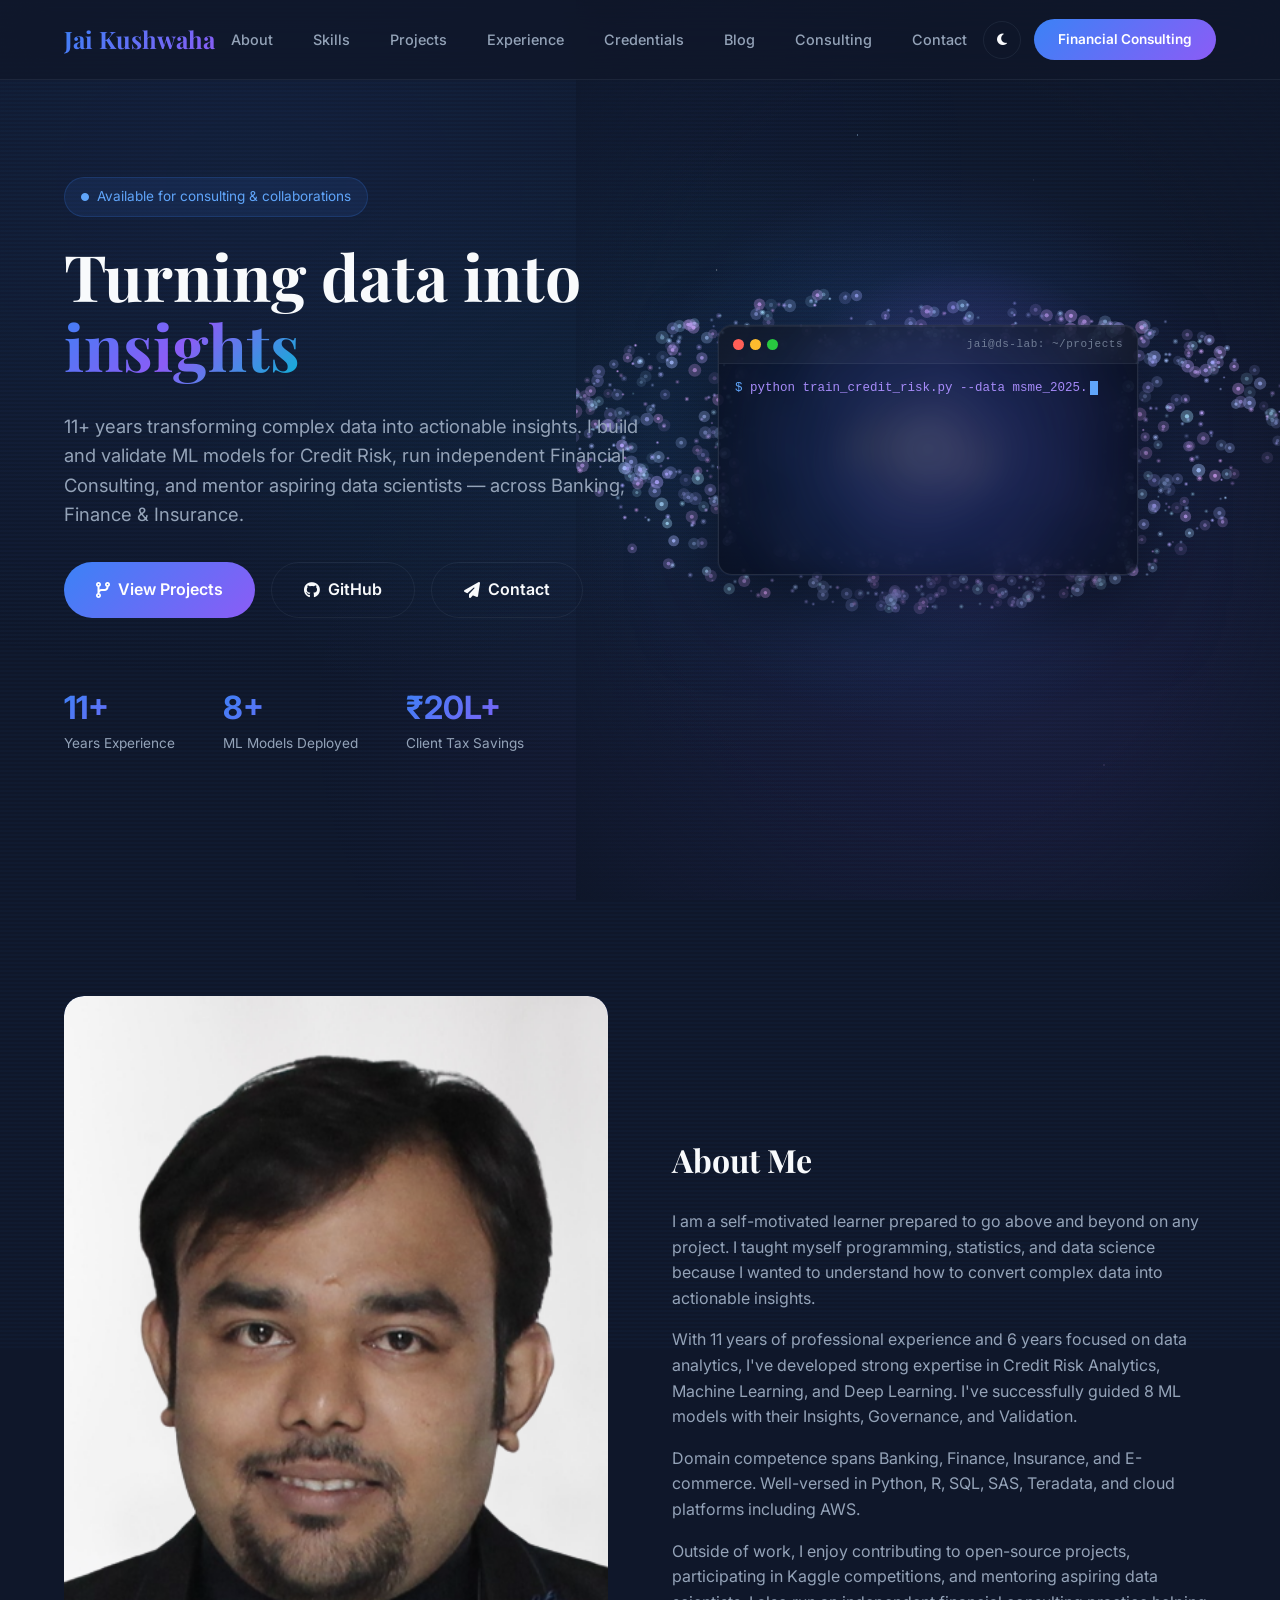
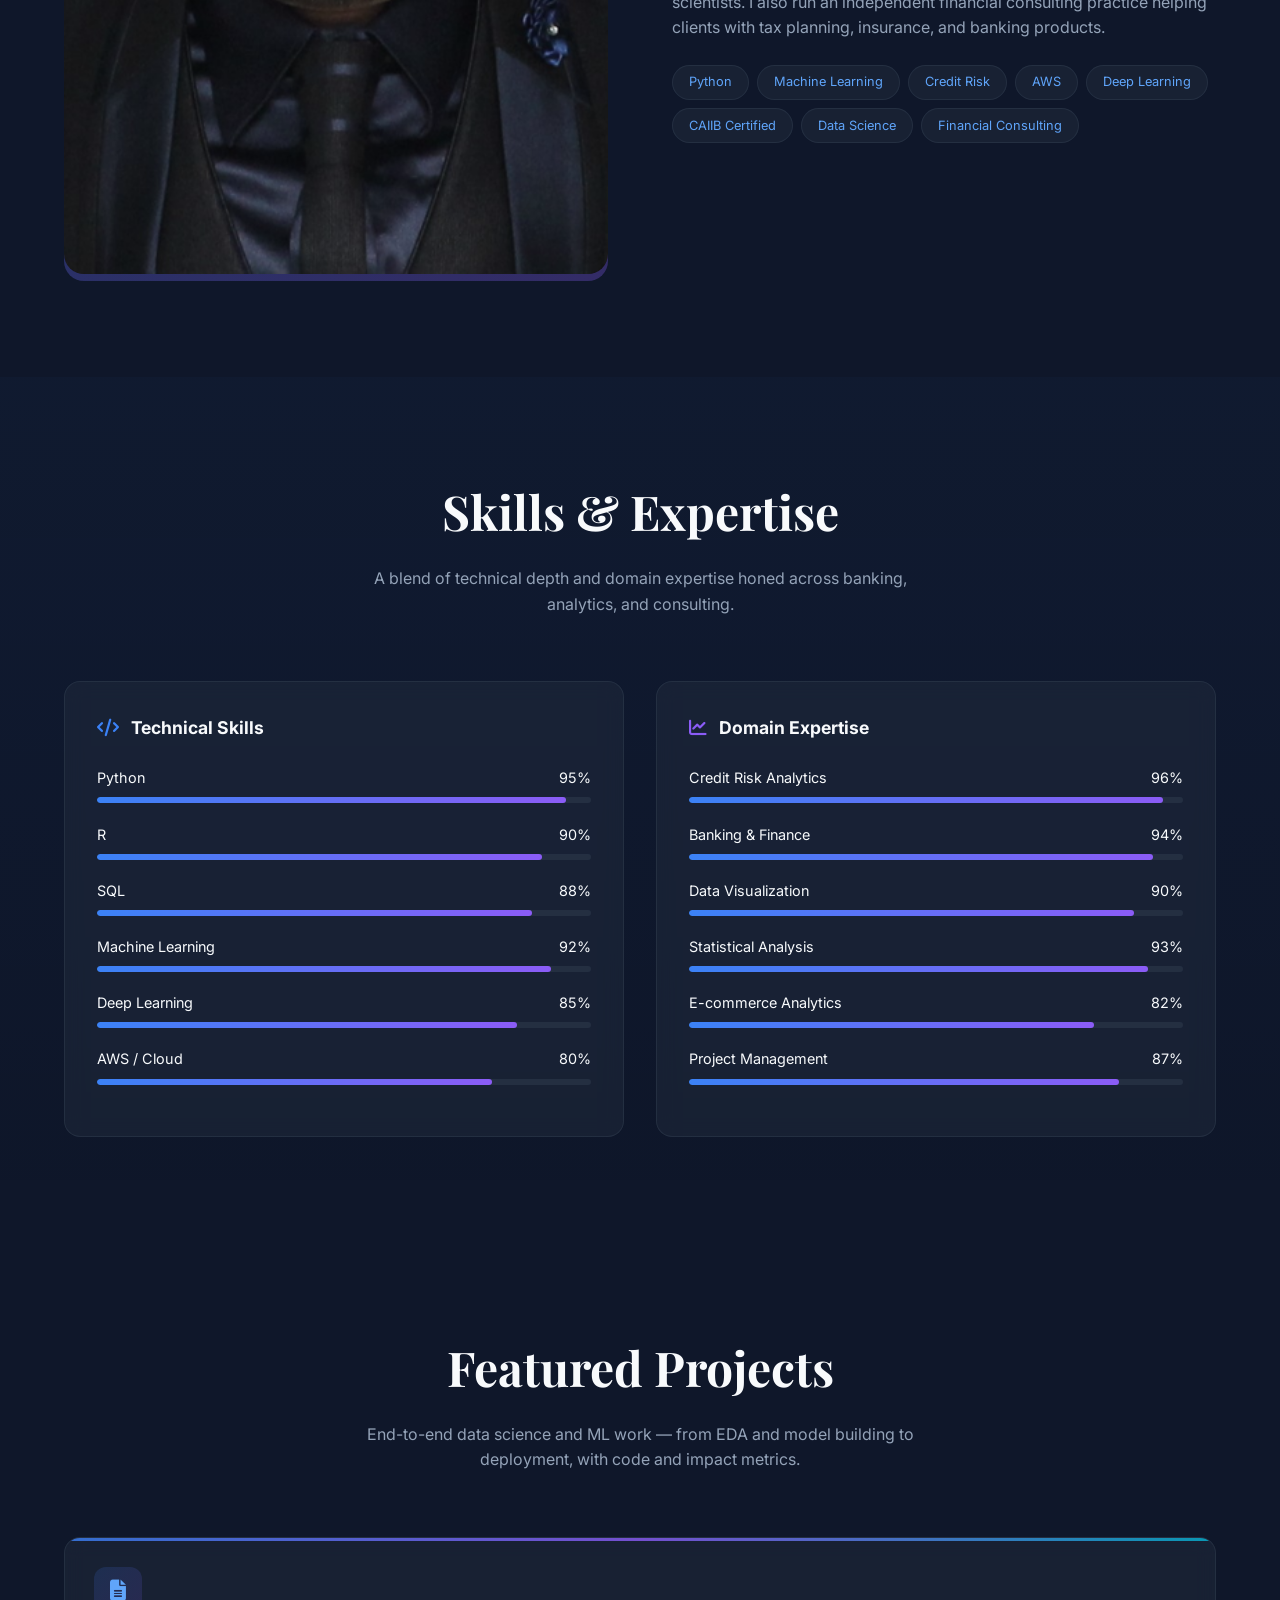
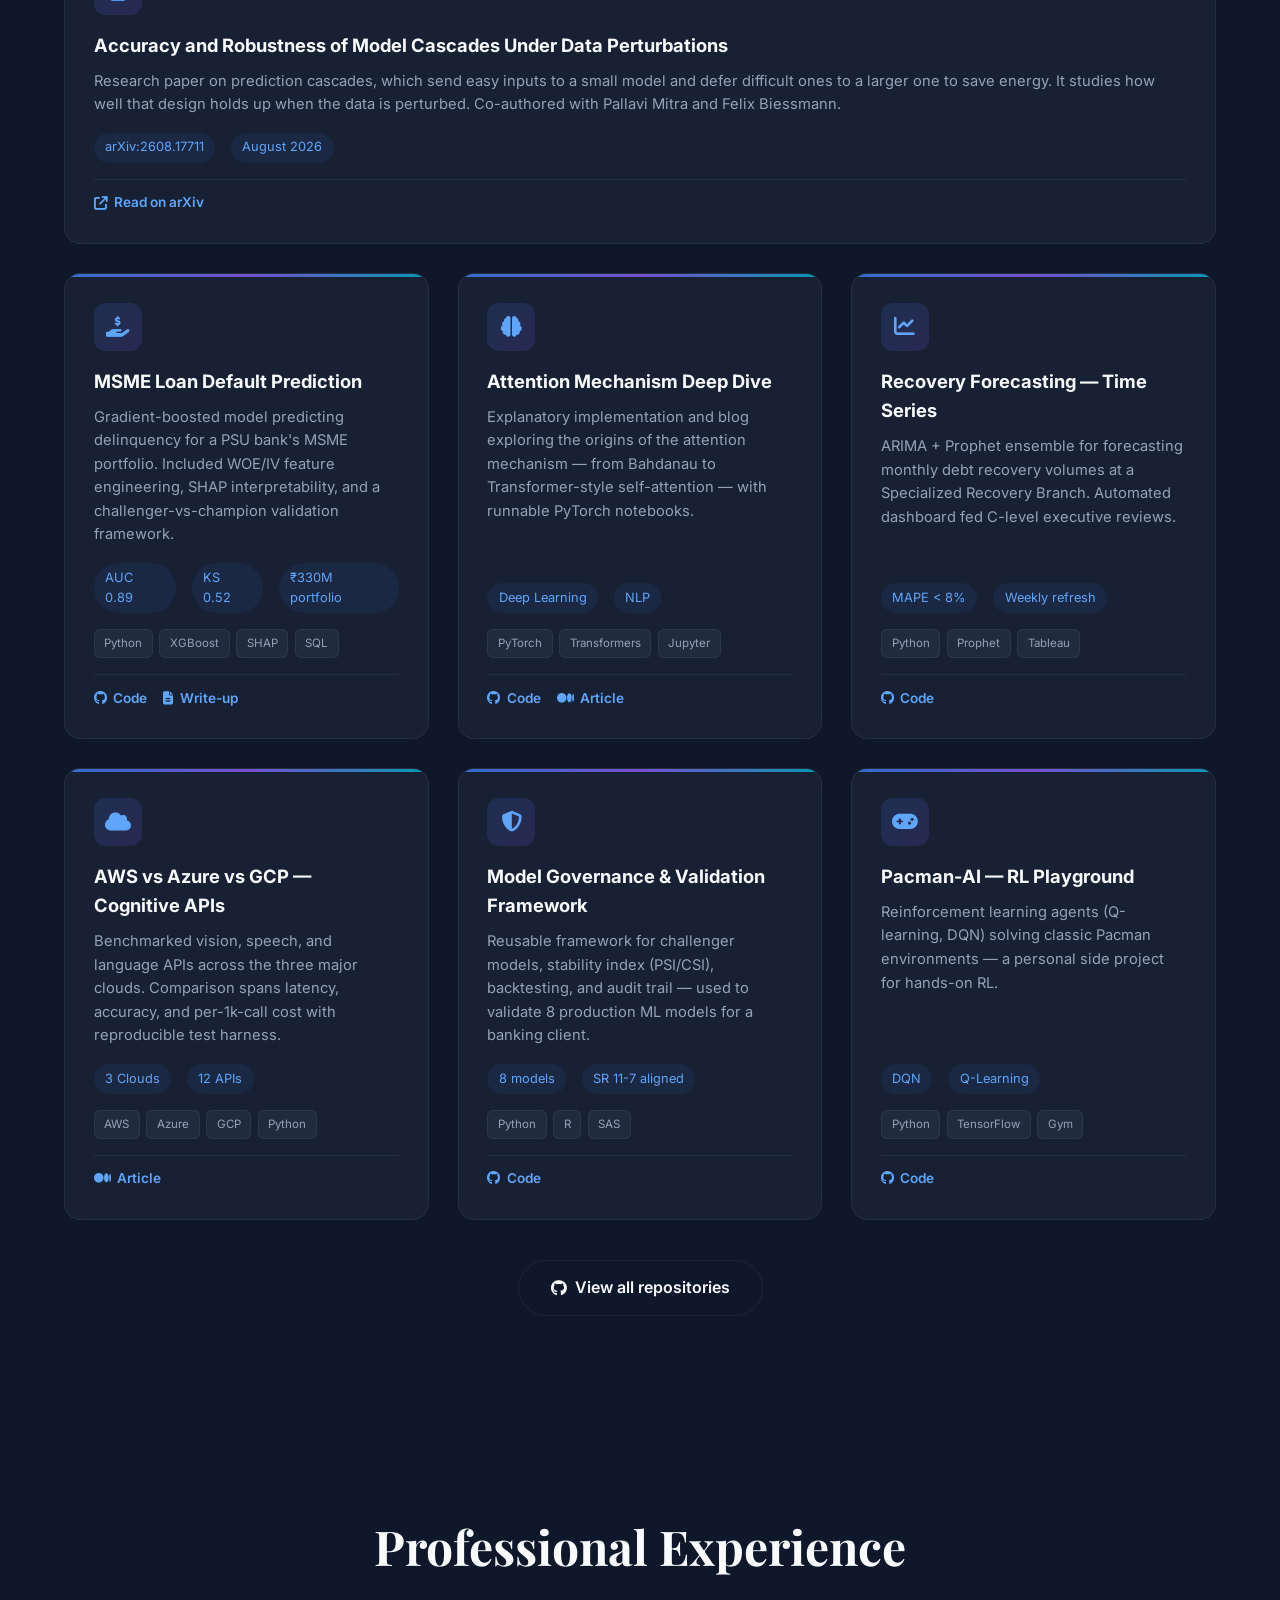
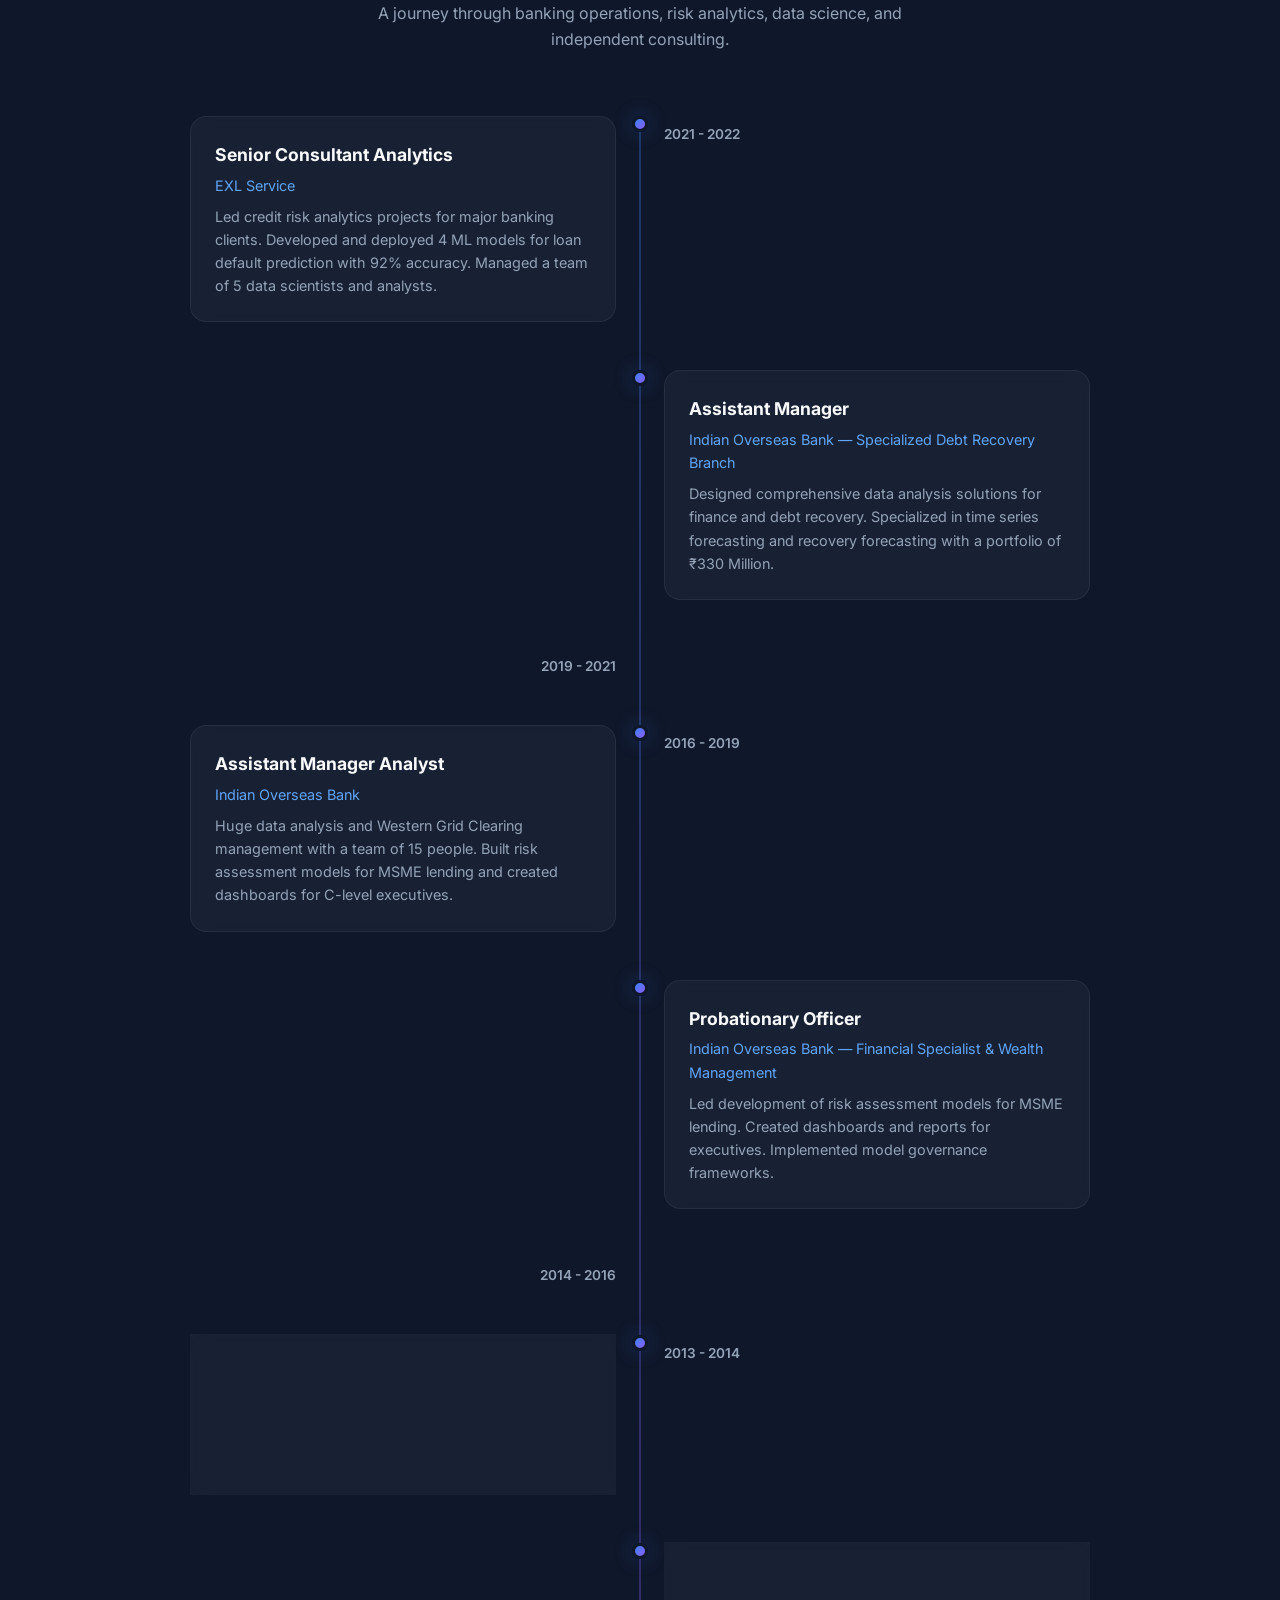
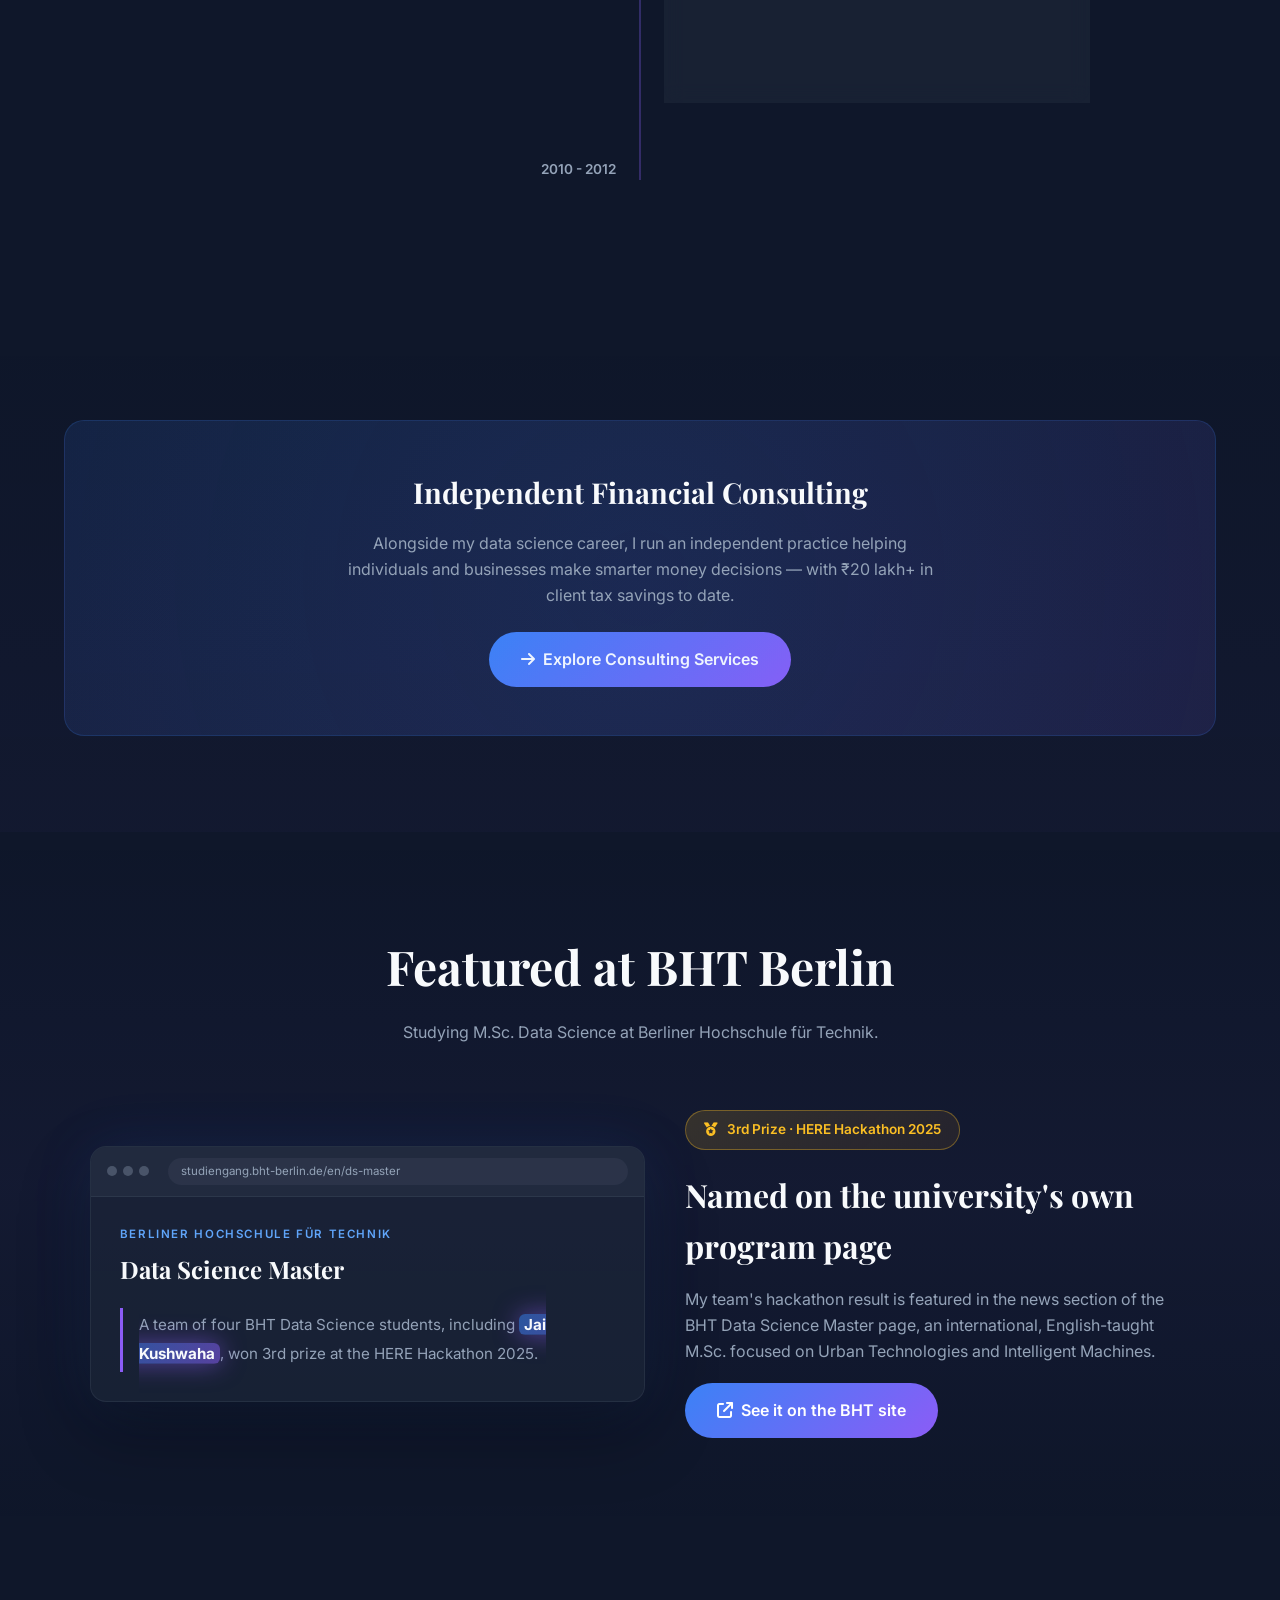
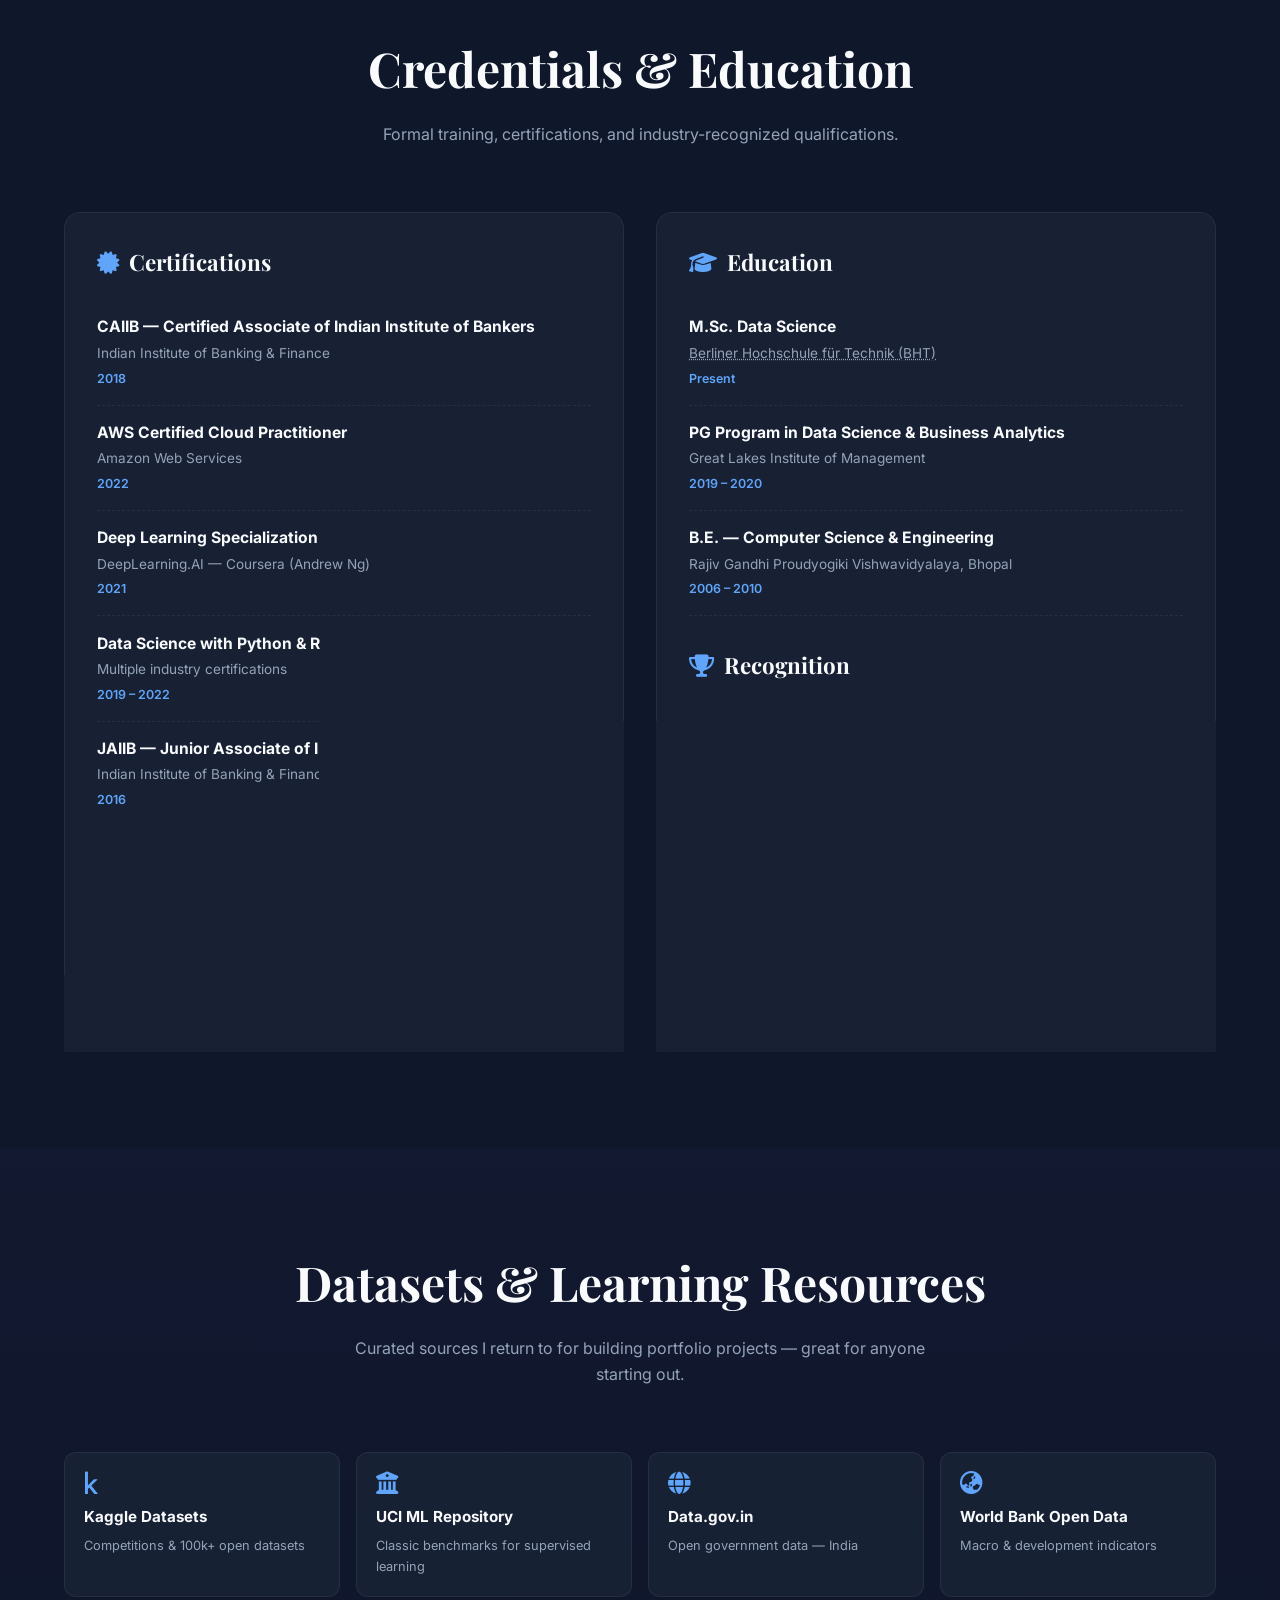
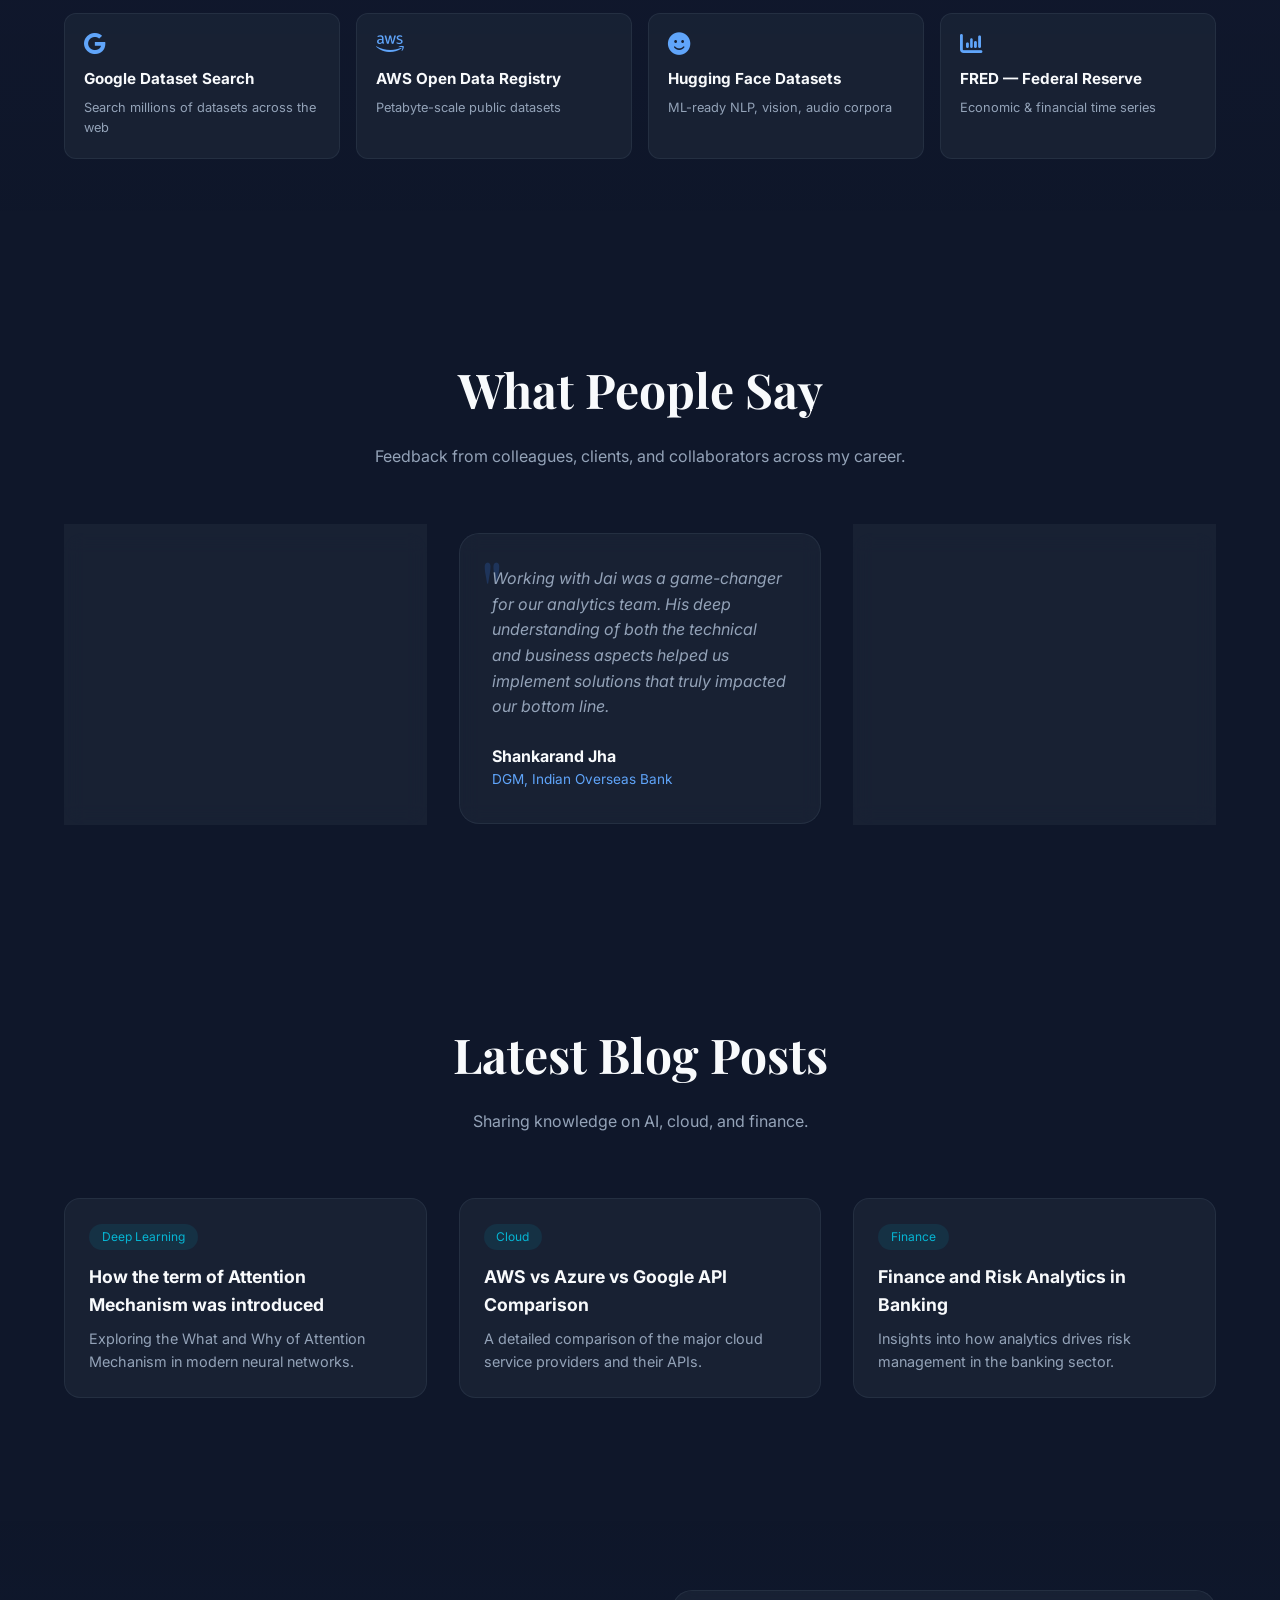
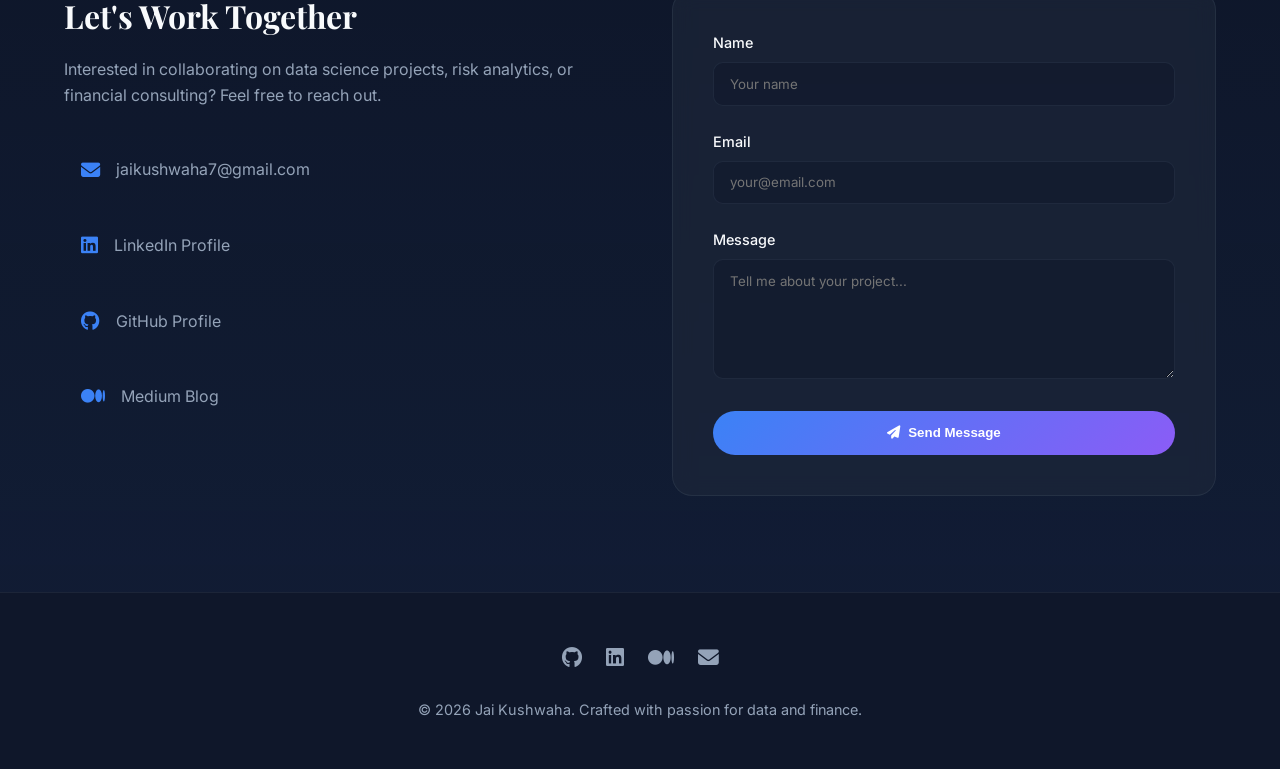
<file: index.html>
<!DOCTYPE html>
<html lang="en">
<head>
    <meta charset="UTF-8">
    <meta name="viewport" content="width=device-width, initial-scale=1.0">
    <title>Jai Kushwaha | Data Scientist & Financial Consultant</title>
    <link rel="preconnect" href="https://fonts.googleapis.com">
    <link href="https://fonts.googleapis.com/css2?family=Inter:wght@300;400;500;600;700;800&family=Playfair+Display:wght@600;700&display=swap" rel="stylesheet">
    <link rel="stylesheet" href="https://cdnjs.cloudflare.com/ajax/libs/font-awesome/6.5.1/css/all.min.css">
    <meta name="description" content="Jai Kushwaha — Data Scientist, Credit Risk Analyst, and Financial Consultant with 11+ years of experience across banking, ML, and analytics.">
    <meta name="keywords" content="Data Scientist, Machine Learning, Credit Risk, Python, R, SQL, Financial Consulting, Kaggle, Portfolio">
    <meta property="og:title" content="Jai Kushwaha | Data Scientist & Financial Consultant">
    <meta property="og:description" content="11+ years turning data into decisions — Credit Risk, ML, and Financial Consulting.">
    <meta property="og:type" content="website">
    <link rel="icon" type="image/png" href="images/avatar.png">
    <style>
        :root {
            --primary: #0f172a;
            --secondary: #1e293b;
            --accent: #3b82f6;
            --accent-light: #60a5fa;
            --text: #f8fafc;
            --text-muted: #94a3b8;
            --card: rgba(30, 41, 59, 0.6);
            --border: rgba(148, 163, 184, 0.1);
            --gradient-1: #3b82f6;
            --gradient-2: #8b5cf6;
            --gradient-3: #06b6d4;
        }

        [data-theme="light"] {
            --primary: #f8fafc;
            --secondary: #e2e8f0;
            --accent: #2563eb;
            --accent-light: #1d4ed8;
            --text: #0f172a;
            --text-muted: #475569;
            --card: rgba(255, 255, 255, 0.75);
            --border: rgba(15, 23, 42, 0.1);
        }

        * { margin: 0; padding: 0; box-sizing: border-box; }

        html { scroll-behavior: smooth; }

        body {
            font-family: 'Inter', sans-serif;
            background: var(--primary);
            color: var(--text);
            line-height: 1.6;
            overflow-x: hidden;
        }

        /* Animated background */
        .bg-animation {
            position: fixed;
            top: 0; left: 0; width: 100%; height: 100%;
            z-index: -1;
            background: 
                radial-gradient(ellipse at 20% 20%, rgba(59, 130, 246, 0.08) 0%, transparent 50%),
                radial-gradient(ellipse at 80% 80%, rgba(139, 92, 246, 0.08) 0%, transparent 50%),
                radial-gradient(ellipse at 50% 50%, rgba(6, 182, 212, 0.05) 0%, transparent 50%);
        }

        .bg-animation::before {
            content: '';
            position: absolute;
            top: -50%; left: -50%;
            width: 200%; height: 200%;
            background: repeating-linear-gradient(
                0deg,
                transparent,
                transparent 2px,
                rgba(59, 130, 246, 0.03) 2px,
                rgba(59, 130, 246, 0.03) 4px
            );
            animation: gridMove 20s linear infinite;
        }

        @keyframes gridMove {
            0% { transform: translateY(0); }
            100% { transform: translateY(50px); }
        }

        /* Navigation */
        nav {
            position: fixed;
            top: 0; width: 100%;
            padding: 1.2rem 5%;
            display: flex;
            justify-content: space-between;
            align-items: center;
            z-index: 1000;
            background: rgba(15, 23, 42, 0.8);
            backdrop-filter: blur(20px);
            border-bottom: 1px solid var(--border);
            transition: all 0.3s ease;
        }

        nav.scrolled { padding: 0.8rem 5%; box-shadow: 0 4px 30px rgba(0,0,0,0.3); }

        .logo {
            font-family: 'Playfair Display', serif;
            font-size: 1.5rem;
            font-weight: 700;
            background: linear-gradient(135deg, var(--gradient-1), var(--gradient-2));
            -webkit-background-clip: text;
            -webkit-text-fill-color: transparent;
            background-clip: text;
        }

        .nav-links {
            display: flex;
            gap: 2.5rem;
            list-style: none;
        }

        .nav-links a {
            color: var(--text-muted);
            text-decoration: none;
            font-size: 0.9rem;
            font-weight: 500;
            transition: color 0.3s;
            position: relative;
        }

        .nav-links a::after {
            content: '';
            position: absolute;
            bottom: -4px; left: 0;
            width: 0; height: 2px;
            background: linear-gradient(90deg, var(--gradient-1), var(--gradient-2));
            transition: width 0.3s;
        }

        .nav-links a:hover { color: var(--text); }
        .nav-links a:hover::after { width: 100%; }

        .nav-cta {
            background: linear-gradient(135deg, var(--gradient-1), var(--gradient-2));
            color: white;
            padding: 0.6rem 1.5rem;
            border-radius: 50px;
            text-decoration: none;
            font-size: 0.85rem;
            font-weight: 600;
            transition: transform 0.3s, box-shadow 0.3s;
        }

        .nav-cta:hover { transform: translateY(-2px); box-shadow: 0 10px 30px rgba(59, 130, 246, 0.3); }

        .mobile-menu { display: none; font-size: 1.5rem; cursor: pointer; }

        /* Hero Section */
        .hero {
            min-height: 100vh;
            display: flex;
            align-items: center;
            padding: 8rem 5% 4rem;
            position: relative;
            overflow: hidden;
        }

        .hero-content { max-width: 620px; position: relative; z-index: 1; }

        .hero-badge {
            display: inline-flex;
            align-items: center;
            gap: 0.5rem;
            background: rgba(59, 130, 246, 0.1);
            border: 1px solid rgba(59, 130, 246, 0.2);
            padding: 0.5rem 1rem;
            border-radius: 50px;
            font-size: 0.85rem;
            color: var(--accent-light);
            margin-bottom: 1.5rem;
            animation: fadeInUp 0.6s ease;
        }

        .hero h1 {
            font-family: 'Playfair Display', serif;
            font-size: clamp(2.5rem, 5vw, 4rem);
            font-weight: 700;
            line-height: 1.1;
            margin-bottom: 1.5rem;
            animation: fadeInUp 0.6s ease 0.1s both;
        }

        .hero h1 span {
            background: linear-gradient(135deg, var(--gradient-1), var(--gradient-2), var(--gradient-3));
            -webkit-background-clip: text;
            -webkit-text-fill-color: transparent;
            background-clip: text;
        }

        .hero p {
            font-size: 1.15rem;
            color: var(--text-muted);
            max-width: 600px;
            margin-bottom: 2rem;
            animation: fadeInUp 0.6s ease 0.2s both;
        }

        .hero-buttons {
            display: flex;
            gap: 1rem;
            flex-wrap: wrap;
            animation: fadeInUp 0.6s ease 0.3s both;
        }

        .btn-primary {
            background: linear-gradient(135deg, var(--gradient-1), var(--gradient-2));
            color: white;
            padding: 0.9rem 2rem;
            border-radius: 50px;
            text-decoration: none;
            font-weight: 600;
            display: inline-flex;
            align-items: center;
            gap: 0.5rem;
            transition: all 0.3s;
            border: none;
            cursor: pointer;
        }

        .btn-primary:hover { transform: translateY(-3px); box-shadow: 0 15px 40px rgba(59, 130, 246, 0.3); }

        .btn-secondary {
            background: transparent;
            color: var(--text);
            padding: 0.9rem 2rem;
            border-radius: 50px;
            text-decoration: none;
            font-weight: 600;
            display: inline-flex;
            align-items: center;
            gap: 0.5rem;
            border: 1px solid var(--border);
            transition: all 0.3s;
        }

        .btn-secondary:hover { border-color: var(--accent); background: rgba(59, 130, 246, 0.05); }

        .hero-stats {
            display: flex;
            gap: 3rem;
            margin-top: 4rem;
            animation: fadeInUp 0.6s ease 0.4s both;
        }

        .stat h3 {
            font-size: 2rem;
            font-weight: 700;
            background: linear-gradient(135deg, var(--gradient-1), var(--gradient-2));
            -webkit-background-clip: text;
            -webkit-text-fill-color: transparent;
        }

        .stat p { font-size: 0.85rem; color: var(--text-muted); }

        .hero-visual {
            position: absolute;
            right: 0;
            top: 0;
            width: 55%;
            height: 100%;
            pointer-events: none;
            display: flex;
            align-items: center;
            justify-content: center;
            z-index: 0;
        }

        .galaxy-wrap {
            position: absolute;
            inset: 0;
            overflow: hidden;
        }

        .galaxy-wrap::before {
            /* Static star field — guaranteed visual layer under the canvas */
            content: '';
            position: absolute;
            inset: 0;
            background-image:
                radial-gradient(1.5px 1.5px at 20% 30%, rgba(255,255,255,0.9), transparent 60%),
                radial-gradient(1px 1px at 65% 20%, rgba(200,220,255,0.7), transparent 60%),
                radial-gradient(1.2px 1.2px at 80% 60%, rgba(255,240,220,0.85), transparent 60%),
                radial-gradient(1px 1px at 30% 70%, rgba(180,200,255,0.75), transparent 60%),
                radial-gradient(0.8px 0.8px at 50% 45%, rgba(255,255,255,0.6), transparent 60%),
                radial-gradient(1.4px 1.4px at 75% 85%, rgba(220,180,255,0.8), transparent 60%),
                radial-gradient(1px 1px at 15% 55%, rgba(255,255,255,0.7), transparent 60%),
                radial-gradient(1.6px 1.6px at 40% 15%, rgba(180,220,255,0.9), transparent 60%),
                radial-gradient(1px 1px at 88% 40%, rgba(255,255,255,0.65), transparent 60%),
                radial-gradient(0.9px 0.9px at 55% 80%, rgba(200,180,255,0.7), transparent 60%);
            animation: twinkle 5s ease-in-out infinite alternate;
            opacity: 0.85;
            pointer-events: none;
        }

        @keyframes twinkle {
            0%, 100% { opacity: 0.55; }
            50% { opacity: 1; }
        }

        .galaxy-wrap::after {
            content: '';
            position: absolute;
            inset: 0;
            background:
                radial-gradient(ellipse 40% 30% at 55% 50%, rgba(139,92,246,0.35) 0%, transparent 70%),
                radial-gradient(ellipse 60% 45% at 50% 50%, rgba(59,130,246,0.15) 0%, transparent 70%),
                radial-gradient(ellipse at 50% 50%, transparent 60%, rgba(15,23,42,0.5) 88%, var(--primary) 100%);
            pointer-events: none;
        }

        .galaxy-canvas {
            position: absolute;
            inset: 0;
            width: 100%;
            height: 100%;
        }

        /* Interactive terminal — floats over the galaxy */
        .terminal {
            position: relative;
            width: 420px;
            max-width: 92%;
            background: rgba(8, 12, 24, 0.72);
            border: 1px solid rgba(148, 163, 184, 0.18);
            border-radius: 14px;
            backdrop-filter: blur(18px) saturate(140%);
            -webkit-backdrop-filter: blur(18px) saturate(140%);
            box-shadow:
                0 30px 80px rgba(0,0,0,0.55),
                0 0 0 1px rgba(255,255,255,0.03),
                inset 0 1px 0 rgba(255,255,255,0.06);
            font-family: 'JetBrains Mono', 'SF Mono', Menlo, Consolas, monospace;
            font-size: 12.5px;
            overflow: hidden;
            pointer-events: auto;
            animation: floatIn 1s cubic-bezier(.2,.7,.3,1.1) 0.6s both;
            transform: translateY(0);
            z-index: 2;
        }

        .terminal::before {
            content: '';
            position: absolute;
            inset: -30px;
            background: radial-gradient(circle at 50% 50%, rgba(59,130,246,0.18), transparent 70%);
            z-index: -1;
            filter: blur(20px);
        }

        [data-theme="light"] .terminal {
            background: rgba(15, 23, 42, 0.92);
            border-color: rgba(255,255,255,0.1);
        }

        @keyframes floatIn {
            from { opacity: 0; transform: translateY(20px); }
            to { opacity: 1; transform: translateY(0); }
        }

        .term-header {
            display: flex;
            align-items: center;
            gap: 6px;
            padding: 10px 14px;
            background: rgba(255,255,255,0.03);
            border-bottom: 1px solid rgba(148,163,184,0.1);
        }
        .term-dot { width: 11px; height: 11px; border-radius: 50%; }
        .term-dot.r { background: #ff5f57; }
        .term-dot.y { background: #febc2e; }
        .term-dot.g { background: #28c840; }
        .term-title {
            margin-left: auto;
            font-size: 11px;
            color: rgba(148,163,184,0.7);
            letter-spacing: 0.5px;
        }

        .term-body {
            padding: 14px 16px 16px;
            color: #e2e8f0;
            min-height: 210px;
            max-height: 260px;
            overflow: hidden;
            line-height: 1.7;
        }
        .term-line { white-space: pre-wrap; }
        .term-prompt { color: #60a5fa; }
        .term-user { color: #a78bfa; }
        .term-out { color: #94a3b8; }
        .term-ok { color: #34d399; }
        .term-num { color: #fbbf24; }
        .term-cursor {
            display: inline-block;
            width: 8px;
            height: 14px;
            background: #60a5fa;
            vertical-align: middle;
            margin-left: 2px;
            animation: blink 1s steps(2) infinite;
        }

        .term-hint {
            margin-top: 10px;
            padding-top: 8px;
            border-top: 1px dashed rgba(148,163,184,0.15);
            font-size: 10.5px;
            color: rgba(148,163,184,0.6);
        }
        .term-hint kbd {
            background: rgba(148,163,184,0.12);
            border-radius: 4px;
            padding: 1px 5px;
            font-family: inherit;
            font-size: 10px;
        }

        @keyframes fadeInUp {
            from { opacity: 0; transform: translateY(30px); }
            to { opacity: 1; transform: translateY(0); }
        }

        /* Section Styles */
        section { padding: 6rem 5%; }

        .section-header {
            text-align: center;
            margin-bottom: 4rem;
        }

        .section-header h2 {
            font-family: 'Playfair Display', serif;
            font-size: clamp(2rem, 4vw, 3rem);
            margin-bottom: 1rem;
        }

        .section-header p {
            color: var(--text-muted);
            max-width: 600px;
            margin: 0 auto;
        }

        /* About */
        .about-grid {
            display: grid;
            grid-template-columns: 1fr 1fr;
            gap: 4rem;
            align-items: center;
            max-width: 1200px;
            margin: 0 auto;
        }

        .about-img {
            position: relative;
            border-radius: 20px;
            overflow: hidden;
        }

        .about-img img {
            width: 100%;
            border-radius: 20px;
            filter: grayscale(30%);
            transition: filter 0.5s;
        }

        .about-img:hover img { filter: grayscale(0%); }

        .about-img::before {
            content: '';
            position: absolute;
            inset: -10px;
            background: linear-gradient(135deg, var(--gradient-1), var(--gradient-2));
            border-radius: 25px;
            z-index: -1;
            opacity: 0.3;
        }

        .about-content h3 {
            font-family: 'Playfair Display', serif;
            font-size: 2rem;
            margin-bottom: 1.5rem;
        }

        .about-content p { color: var(--text-muted); margin-bottom: 1rem; }

        .about-tags {
            display: flex;
            flex-wrap: wrap;
            gap: 0.5rem;
            margin-top: 1.5rem;
        }

        .tag {
            background: var(--card);
            border: 1px solid var(--border);
            padding: 0.4rem 1rem;
            border-radius: 50px;
            font-size: 0.8rem;
            color: var(--accent-light);
        }

        /* Skills */
        .skills-grid {
            display: grid;
            grid-template-columns: repeat(auto-fit, minmax(300px, 1fr));
            gap: 2rem;
            max-width: 1200px;
            margin: 0 auto;
        }

        .skill-card {
            background: var(--card);
            border: 1px solid var(--border);
            border-radius: 16px;
            padding: 2rem;
            transition: all 0.3s;
            backdrop-filter: blur(10px);
        }

        .skill-card:hover {
            transform: translateY(-5px);
            border-color: rgba(59, 130, 246, 0.3);
            box-shadow: 0 20px 40px rgba(0,0,0,0.2);
        }

        .skill-card h4 { margin-bottom: 1.5rem; font-size: 1.1rem; }

        .skill-item { margin-bottom: 1.2rem; }

        .skill-header { display: flex; justify-content: space-between; margin-bottom: 0.5rem; font-size: 0.9rem; }

        .skill-bar {
            height: 6px;
            background: rgba(148, 163, 184, 0.1);
            border-radius: 10px;
            overflow: hidden;
        }

        .skill-fill {
            height: 100%;
            border-radius: 10px;
            background: linear-gradient(90deg, var(--gradient-1), var(--gradient-2));
            width: 0;
            transition: width 1.5s ease;
        }

        /* Experience Timeline */
        .timeline {
            max-width: 900px;
            margin: 0 auto;
            position: relative;
        }

        .timeline::before {
            content: '';
            position: absolute;
            left: 50%;
            transform: translateX(-50%);
            width: 2px;
            height: 100%;
            background: linear-gradient(180deg, var(--gradient-1), var(--gradient-2));
            opacity: 0.3;
        }

        .timeline-item {
            display: grid;
            grid-template-columns: 1fr 1fr;
            gap: 3rem;
            margin-bottom: 3rem;
            position: relative;
        }

        .timeline-item:nth-child(even) .timeline-content { grid-column: 2; }
        .timeline-item:nth-child(even) .timeline-date { grid-column: 1; text-align: right; }

        .timeline-dot {
            position: absolute;
            left: 50%;
            transform: translateX(-50%);
            width: 16px; height: 16px;
            background: linear-gradient(135deg, var(--gradient-1), var(--gradient-2));
            border-radius: 50%;
            border: 3px solid var(--primary);
            box-shadow: 0 0 20px rgba(59, 130, 246, 0.3);
        }

        .timeline-content {
            background: var(--card);
            border: 1px solid var(--border);
            border-radius: 16px;
            padding: 1.5rem;
            backdrop-filter: blur(10px);
        }

        .timeline-content h4 { font-size: 1.1rem; margin-bottom: 0.3rem; }
        .timeline-content .company { color: var(--accent-light); font-size: 0.9rem; margin-bottom: 0.5rem; }
        .timeline-content p { color: var(--text-muted); font-size: 0.9rem; }

        .timeline-date {
            color: var(--text-muted);
            font-size: 0.85rem;
            font-weight: 600;
            padding-top: 0.5rem;
        }

        /* Testimonials */
        .testimonials-grid {
            display: grid;
            grid-template-columns: repeat(auto-fit, minmax(350px, 1fr));
            gap: 2rem;
            max-width: 1200px;
            margin: 0 auto;
        }

        .testimonial-card {
            background: var(--card);
            border: 1px solid var(--border);
            border-radius: 20px;
            padding: 2rem;
            position: relative;
            backdrop-filter: blur(10px);
            transition: all 0.3s;
        }

        .testimonial-card:hover { transform: translateY(-5px); border-color: rgba(139, 92, 246, 0.3); }

        .testimonial-card::before {
            content: '"';
            font-family: 'Playfair Display', serif;
            font-size: 5rem;
            color: var(--accent);
            opacity: 0.2;
            position: absolute;
            top: -10px; left: 20px;
        }

        .testimonial-text { font-style: italic; color: var(--text-muted); margin-bottom: 1.5rem; position: relative; z-index: 1; }

        .testimonial-author h5 { font-size: 1rem; }
        .testimonial-author p { font-size: 0.85rem; color: var(--accent-light); }

        /* Blog */
        .blog-grid {
            display: grid;
            grid-template-columns: repeat(auto-fit, minmax(300px, 1fr));
            gap: 2rem;
            max-width: 1200px;
            margin: 0 auto;
        }

        .blog-card {
            background: var(--card);
            border: 1px solid var(--border);
            border-radius: 16px;
            overflow: hidden;
            transition: all 0.3s;
            text-decoration: none;
            color: inherit;
        }

        .blog-card:hover { transform: translateY(-5px); border-color: rgba(6, 182, 212, 0.3); }

        .blog-content { padding: 1.5rem; }
        .blog-content h4 { margin-bottom: 0.5rem; font-size: 1.1rem; }
        .blog-content p { color: var(--text-muted); font-size: 0.9rem; }
        .blog-tag { display: inline-block; background: rgba(6, 182, 212, 0.1); color: var(--gradient-3); padding: 0.2rem 0.8rem; border-radius: 50px; font-size: 0.75rem; margin-bottom: 0.8rem; }

        /* Contact */
        .contact-section { background: linear-gradient(180deg, transparent, rgba(59, 130, 246, 0.05)); }

        .contact-grid {
            display: grid;
            grid-template-columns: 1fr 1fr;
            gap: 4rem;
            max-width: 1200px;
            margin: 0 auto;
            align-items: start;
        }

        .contact-info h3 {
            font-family: 'Playfair Display', serif;
            font-size: 2rem;
            margin-bottom: 1rem;
        }

        .contact-info p { color: var(--text-muted); margin-bottom: 2rem; }

        .contact-links { display: flex; flex-direction: column; gap: 1rem; }

        .contact-link {
            display: flex;
            align-items: center;
            gap: 1rem;
            color: var(--text-muted);
            text-decoration: none;
            padding: 1rem;
            border-radius: 12px;
            transition: all 0.3s;
            border: 1px solid transparent;
        }

        .contact-link:hover {
            background: var(--card);
            border-color: var(--border);
            color: var(--text);
        }

        .contact-link i { font-size: 1.2rem; color: var(--accent); }

        .contact-form {
            background: var(--card);
            border: 1px solid var(--border);
            border-radius: 20px;
            padding: 2.5rem;
            backdrop-filter: blur(10px);
        }

        .form-group { margin-bottom: 1.5rem; }

        .form-group label { display: block; margin-bottom: 0.5rem; font-size: 0.9rem; font-weight: 500; }

        .form-group input,
        .form-group textarea {
            width: 100%;
            padding: 0.8rem 1rem;
            background: rgba(15, 23, 42, 0.5);
            border: 1px solid var(--border);
            border-radius: 10px;
            color: var(--text);
            font-family: inherit;
            transition: border-color 0.3s;
        }

        .form-group input:focus,
        .form-group textarea:focus {
            outline: none;
            border-color: var(--accent);
        }

        .form-group textarea { min-height: 120px; resize: vertical; }

        /* Footer */
        footer {
            text-align: center;
            padding: 3rem 5%;
            border-top: 1px solid var(--border);
            color: var(--text-muted);
            font-size: 0.9rem;
        }

        footer .socials {
            display: flex;
            justify-content: center;
            gap: 1.5rem;
            margin-bottom: 1.5rem;
        }

        footer .socials a {
            color: var(--text-muted);
            font-size: 1.3rem;
            transition: color 0.3s, transform 0.3s;
        }

        footer .socials a:hover { color: var(--accent); transform: translateY(-3px); }

        /* Projects */
        .projects-grid {
            display: grid;
            grid-template-columns: repeat(auto-fit, minmax(320px, 1fr));
            gap: 1.8rem;
            max-width: 1200px;
            margin: 0 auto;
        }

        .project-card {
            background: var(--card);
            border: 1px solid var(--border);
            border-radius: 16px;
            padding: 1.8rem;
            backdrop-filter: blur(10px);
            transition: all 0.3s;
            display: flex;
            flex-direction: column;
            position: relative;
            overflow: hidden;
        }

        .project-card::before {
            content: '';
            position: absolute;
            top: 0; left: 0; right: 0;
            height: 3px;
            background: linear-gradient(90deg, var(--gradient-1), var(--gradient-2), var(--gradient-3));
            opacity: 0.8;
        }

        .project-card:hover {
            transform: translateY(-6px);
            border-color: rgba(59, 130, 246, 0.4);
            box-shadow: 0 20px 50px rgba(0,0,0,0.25);
        }

        .project-icon {
            width: 48px; height: 48px;
            border-radius: 12px;
            background: linear-gradient(135deg, rgba(59,130,246,0.15), rgba(139,92,246,0.15));
            display: flex; align-items: center; justify-content: center;
            font-size: 1.3rem;
            color: var(--accent-light);
            margin-bottom: 1rem;
        }

        .project-card h4 { font-size: 1.15rem; margin-bottom: 0.6rem; }
        .project-card p.project-desc { color: var(--text-muted); font-size: 0.92rem; margin-bottom: 1rem; flex-grow: 1; }

        .project-metrics {
            display: flex;
            gap: 1rem;
            margin-bottom: 1rem;
            font-size: 0.8rem;
        }
        .project-metrics span {
            color: var(--accent-light);
            background: rgba(59, 130, 246, 0.08);
            padding: 0.3rem 0.7rem;
            border-radius: 50px;
        }

        .project-stack {
            display: flex;
            flex-wrap: wrap;
            gap: 0.4rem;
            margin-bottom: 1rem;
        }
        .stack-chip {
            font-size: 0.72rem;
            padding: 0.25rem 0.6rem;
            background: rgba(148,163,184,0.08);
            border: 1px solid var(--border);
            border-radius: 6px;
            color: var(--text-muted);
        }

        .project-links {
            display: flex; gap: 1rem; margin-top: auto;
            padding-top: 0.8rem;
            border-top: 1px solid var(--border);
        }
        .project-links a {
            color: var(--accent-light);
            text-decoration: none;
            font-size: 0.85rem;
            font-weight: 600;
            display: inline-flex; align-items: center; gap: 0.4rem;
            transition: color 0.3s;
        }
        .project-links a:hover { color: var(--text); }

        /* Certifications & Education */
        .creds-grid {
            display: grid;
            grid-template-columns: 1fr 1fr;
            gap: 2rem;
            max-width: 1200px;
            margin: 0 auto;
        }
        .cred-block {
            background: var(--card);
            border: 1px solid var(--border);
            border-radius: 16px;
            padding: 2rem;
            backdrop-filter: blur(10px);
        }
        .cred-block h4 {
            font-family: 'Playfair Display', serif;
            font-size: 1.4rem;
            margin-bottom: 1.2rem;
            display: flex; align-items: center; gap: 0.6rem;
        }
        .cred-block h4 i { color: var(--accent-light); }
        .cred-item {
            padding: 0.9rem 0;
            border-bottom: 1px dashed var(--border);
        }
        .cred-item:last-child { border-bottom: 0; }
        .cred-item h5 { font-size: 0.98rem; margin-bottom: 0.2rem; }
        .cred-item p { color: var(--text-muted); font-size: 0.85rem; }
        .cred-item .year { color: var(--accent-light); font-size: 0.78rem; font-weight: 600; }

        /* GitHub Stats */
        .stats-embed {
            display: flex;
            flex-wrap: wrap;
            gap: 1.5rem;
            justify-content: center;
            max-width: 1200px;
            margin: 0 auto;
        }
        .stats-embed img {
            max-width: 100%;
            border-radius: 12px;
        }

        /* Resources */
        .resources-grid {
            display: grid;
            grid-template-columns: repeat(auto-fit, minmax(220px, 1fr));
            gap: 1rem;
            max-width: 1200px;
            margin: 0 auto;
        }
        .resource-card {
            background: var(--card);
            border: 1px solid var(--border);
            border-radius: 12px;
            padding: 1.2rem;
            text-decoration: none;
            color: inherit;
            transition: all 0.3s;
            display: flex; flex-direction: column; gap: 0.4rem;
        }
        .resource-card:hover {
            transform: translateY(-3px);
            border-color: var(--accent);
        }
        .resource-card i { font-size: 1.4rem; color: var(--accent-light); margin-bottom: 0.3rem; }
        .resource-card h5 { font-size: 0.95rem; }
        .resource-card p { color: var(--text-muted); font-size: 0.8rem; }

        /* BHT spotlight */
        .spotlight {
            max-width: 1100px;
            margin: 0 auto;
            display: grid;
            grid-template-columns: 1.1fr 1fr;
            gap: 2.5rem;
            align-items: center;
        }
        .browser-frame {
            background: var(--card);
            border: 1px solid var(--border);
            border-radius: 16px;
            overflow: hidden;
            box-shadow: 0 30px 70px rgba(0,0,0,0.3), 0 0 60px rgba(59,130,246,0.12);
            transform: perspective(1200px) rotateY(-4deg);
            transition: transform 0.5s;
        }
        .browser-frame:hover { transform: perspective(1200px) rotateY(0deg); }
        .browser-bar {
            display: flex; align-items: center; gap: 6px;
            padding: 0.7rem 1rem;
            border-bottom: 1px solid var(--border);
            background: rgba(148,163,184,0.06);
        }
        .browser-bar i { width: 10px; height: 10px; border-radius: 50%; background: rgba(148,163,184,0.35); display: block; }
        .browser-url {
            margin-left: 0.8rem; flex: 1;
            font-size: 0.72rem; color: var(--text-muted);
            background: rgba(148,163,184,0.08);
            padding: 0.25rem 0.8rem; border-radius: 50px;
            white-space: nowrap; overflow: hidden; text-overflow: ellipsis;
        }
        .browser-body { padding: 1.8rem; }
        .uni-name {
            font-size: 0.72rem; letter-spacing: 0.14em; text-transform: uppercase;
            color: var(--accent-light); margin-bottom: 0.4rem; font-weight: 600;
        }
        .browser-body h4 { font-family: 'Playfair Display', serif; font-size: 1.5rem; margin-bottom: 1.2rem; }
        .news-item {
            border-left: 3px solid var(--gradient-2);
            padding: 0.2rem 0 0.2rem 1rem;
            color: var(--text-muted);
            font-size: 0.95rem;
            line-height: 1.9;
        }
        .name-mark {
            position: relative;
            color: var(--text);
            font-weight: 700;
            padding: 0.05em 0.35em;
            border-radius: 6px;
            background: linear-gradient(120deg, rgba(59,130,246,0.55), rgba(139,92,246,0.55)) no-repeat left center;
            background-size: 0% 100%;
            box-shadow: 0 0 0 rgba(139,92,246,0);
            transition: background-size 1.1s cubic-bezier(.2,.7,.2,1) 0.5s, box-shadow 1.1s ease 0.9s;
        }
        .reveal.active .name-mark {
            background-size: 100% 100%;
            box-shadow: 0 0 24px rgba(139,92,246,0.55);
            animation: namePulse 2.8s ease-in-out 2s infinite;
        }
        @keyframes namePulse {
            0%, 100% { box-shadow: 0 0 18px rgba(139,92,246,0.4); }
            50% { box-shadow: 0 0 34px rgba(59,130,246,0.7); }
        }
        .spot-text h3 { font-family: 'Playfair Display', serif; font-size: 2rem; margin-bottom: 1rem; }
        .spot-text p { color: var(--text-muted); margin-bottom: 1.2rem; }
        .medal {
            display: inline-flex; align-items: center; gap: 0.6rem;
            background: linear-gradient(135deg, rgba(251,191,36,0.15), rgba(245,158,11,0.08));
            border: 1px solid rgba(251,191,36,0.35);
            color: #fbbf24;
            padding: 0.5rem 1.1rem; border-radius: 50px;
            font-size: 0.85rem; font-weight: 600; margin-bottom: 1.2rem;
        }
        @media (max-width: 900px) {
            .spotlight { grid-template-columns: 1fr; }
            .browser-frame { transform: none; }
        }
        @media (prefers-reduced-motion: reduce) {
            .name-mark { transition: none; animation: none !important; background-size: 100% 100%; }
        }

        /* Theme toggle */
        .theme-toggle {
            background: transparent;
            border: 1px solid var(--border);
            color: var(--text);
            width: 38px; height: 38px;
            border-radius: 50%;
            cursor: pointer;
            display: flex; align-items: center; justify-content: center;
            margin-right: 0.8rem;
            transition: all 0.3s;
        }
        .theme-toggle:hover { border-color: var(--accent); color: var(--accent-light); }

        /* Typewriter cursor */
        .typed-cursor {
            display: inline-block;
            width: 3px;
            height: 1em;
            background: var(--accent-light);
            margin-left: 4px;
            vertical-align: text-bottom;
            animation: blink 1s infinite;
        }
        @keyframes blink { 0%, 50% { opacity: 1; } 51%, 100% { opacity: 0; } }

        /* Consulting Banner */
        .consulting-banner {
            background: linear-gradient(135deg, rgba(59, 130, 246, 0.1), rgba(139, 92, 246, 0.1));
            border: 1px solid rgba(59, 130, 246, 0.2);
            border-radius: 20px;
            padding: 3rem;
            max-width: 1200px;
            margin: 0 auto;
            text-align: center;
            position: relative;
            overflow: hidden;
        }

        .consulting-banner::before {
            content: '';
            position: absolute;
            top: -50%; left: -50%;
            width: 200%; height: 200%;
            background: radial-gradient(circle, rgba(59, 130, 246, 0.1) 0%, transparent 70%);
            animation: pulse 4s ease-in-out infinite;
        }

        @keyframes pulse {
            0%, 100% { transform: scale(1); opacity: 0.5; }
            50% { transform: scale(1.1); opacity: 0.8; }
        }

        .consulting-banner h3 { font-family: 'Playfair Display', serif; font-size: 1.8rem; margin-bottom: 1rem; position: relative; }
        .consulting-banner p { color: var(--text-muted); margin-bottom: 1.5rem; max-width: 600px; margin-left: auto; margin-right: auto; position: relative; }

        /* Scroll animations */
        .reveal {
            opacity: 0;
            transform: translateY(30px);
            transition: all 0.8s ease;
        }

        .reveal.active { opacity: 1; transform: translateY(0); }

        /* Responsive */
        @media (max-width: 1200px) {
            .hero-visual { width: 48%; }
            .terminal { width: 360px; font-size: 11.5px; }
        }
        @media (max-width: 1024px) {
            .hero-visual { display: none; }
            .about-grid { grid-template-columns: 1fr; }
            .contact-grid { grid-template-columns: 1fr; }
        }

        @media (max-width: 768px) {
            .nav-links { display: none; }
            .mobile-menu { display: block; }
            .hero { padding-top: 6rem; }
            .hero-stats { gap: 1.5rem; flex-wrap: wrap; }
            .timeline::before { left: 20px; }
            .timeline-item { grid-template-columns: 1fr; padding-left: 50px; }
            .timeline-item:nth-child(even) .timeline-content,
            .timeline-item:nth-child(even) .timeline-date { grid-column: 1; text-align: left; }
            .timeline-dot { left: 20px; transform: none; }
            section { padding: 4rem 5%; }
            .creds-grid { grid-template-columns: 1fr; }
            .nav-cta { display: none; }
        }
    </style>
<base target="_blank">
</head>
<body>
    <div class="bg-animation"></div>

    <nav id="navbar">
        <div class="logo">Jai Kushwaha</div>
        <ul class="nav-links">
            <li><a href="#about">About</a></li>
            <li><a href="#skills">Skills</a></li>
            <li><a href="#projects">Projects</a></li>
            <li><a href="#experience">Experience</a></li>
            <li><a href="#credentials">Credentials</a></li>
            <li><a href="#blog">Blog</a></li>
            <li><a href="consulting.html">Consulting</a></li>
            <li><a href="#contact">Contact</a></li>
        </ul>
        <div style="display:flex;align-items:center;">
            <button class="theme-toggle" id="themeToggle" aria-label="Toggle theme"><i class="fas fa-moon"></i></button>
            <a href="consulting.html" class="nav-cta">Financial Consulting</a>
        </div>
        <div class="mobile-menu" onclick="toggleMenu()"><i class="fas fa-bars"></i></div>
    </nav>

    <section class="hero">
        <div class="hero-content">
            <div class="hero-badge">
                <i class="fas fa-circle" style="font-size: 8px;"></i>
                Available for consulting & collaborations
            </div>
            <h1>Turning data into <span id="typed">decisions</span><span class="typed-cursor"></span></h1>
            <p>11+ years transforming complex data into actionable insights. I build and validate ML models for Credit Risk, run independent Financial Consulting, and mentor aspiring data scientists — across Banking, Finance & Insurance.</p>
            <div class="hero-buttons">
                <a href="#projects" class="btn-primary"><i class="fas fa-code-branch"></i> View Projects</a>
                <a href="https://github.com/jaikushwaha7" target="_blank" class="btn-secondary"><i class="fab fa-github"></i> GitHub</a>
                <a href="#contact" class="btn-secondary"><i class="fas fa-paper-plane"></i> Contact</a>
            </div>
            <div class="hero-stats">
                <div class="stat">
                    <h3>11+</h3>
                    <p>Years Experience</p>
                </div>
                <div class="stat">
                    <h3>8+</h3>
                    <p>ML Models Deployed</p>
                </div>
                <div class="stat">
                    <h3>₹20L+</h3>
                    <p>Client Tax Savings</p>
                </div>
            </div>
        </div>
        <div class="hero-visual">
            <div class="galaxy-wrap"><canvas id="galaxy" class="galaxy-canvas"></canvas></div>
            <div class="terminal" id="terminal">
                <div class="term-header">
                    <span class="term-dot r"></span>
                    <span class="term-dot y"></span>
                    <span class="term-dot g"></span>
                    <span class="term-title">jai@ds-lab: ~/projects</span>
                </div>
                <div class="term-body" id="termBody"></div>
            </div>
        </div>
    </section>

    <section id="about">
        <div class="about-grid">
            <div class="about-img">
                <img src="https://github.com/jaikushwaha7.png" alt="Jai Kushwaha" onerror="this.src='images/Jai Photo Bg Removed 6.png'">
            </div>
            <div class="about-content">
                <h3>About Me</h3>
                <p>I am a self-motivated learner prepared to go above and beyond on any project. I taught myself programming, statistics, and data science because I wanted to understand how to convert complex data into actionable insights.</p>
                <p>With 11 years of professional experience and 6 years focused on data analytics, I've developed strong expertise in Credit Risk Analytics, Machine Learning, and Deep Learning. I've successfully guided 8 ML models with their Insights, Governance, and Validation.</p>
                <p>Domain competence spans Banking, Finance, Insurance, and E-commerce. Well-versed in Python, R, SQL, SAS, Teradata, and cloud platforms including AWS.</p>
                <p>Outside of work, I enjoy contributing to open-source projects, participating in Kaggle competitions, and mentoring aspiring data scientists. I also run an independent financial consulting practice helping clients with tax planning, insurance, and banking products.</p>
                <div class="about-tags">
                    <span class="tag">Python</span>
                    <span class="tag">Machine Learning</span>
                    <span class="tag">Credit Risk</span>
                    <span class="tag">AWS</span>
                    <span class="tag">Deep Learning</span>
                    <span class="tag">CAIIB Certified</span>
                    <span class="tag">Data Science</span>
                    <span class="tag">Financial Consulting</span>
                </div>
            </div>
        </div>
    </section>

    <section id="skills" style="background: linear-gradient(180deg, rgba(59,130,246,0.03), transparent);">
        <div class="section-header">
            <h2>Skills & Expertise</h2>
            <p>A blend of technical depth and domain expertise honed across banking, analytics, and consulting.</p>
        </div>
        <div class="skills-grid">
            <div class="skill-card reveal">
                <h4><i class="fas fa-code" style="color: var(--gradient-1); margin-right: 0.5rem;"></i> Technical Skills</h4>
                <div class="skill-item">
                    <div class="skill-header"><span>Python</span><span>95%</span></div>
                    <div class="skill-bar"><div class="skill-fill" data-width="95%"></div></div>
                </div>
                <div class="skill-item">
                    <div class="skill-header"><span>R</span><span>90%</span></div>
                    <div class="skill-bar"><div class="skill-fill" data-width="90%"></div></div>
                </div>
                <div class="skill-item">
                    <div class="skill-header"><span>SQL</span><span>88%</span></div>
                    <div class="skill-bar"><div class="skill-fill" data-width="88%"></div></div>
                </div>
                <div class="skill-item">
                    <div class="skill-header"><span>Machine Learning</span><span>92%</span></div>
                    <div class="skill-bar"><div class="skill-fill" data-width="92%"></div></div>
                </div>
                <div class="skill-item">
                    <div class="skill-header"><span>Deep Learning</span><span>85%</span></div>
                    <div class="skill-bar"><div class="skill-fill" data-width="85%"></div></div>
                </div>
                <div class="skill-item">
                    <div class="skill-header"><span>AWS / Cloud</span><span>80%</span></div>
                    <div class="skill-bar"><div class="skill-fill" data-width="80%"></div></div>
                </div>
            </div>
            <div class="skill-card reveal">
                <h4><i class="fas fa-chart-line" style="color: var(--gradient-2); margin-right: 0.5rem;"></i> Domain Expertise</h4>
                <div class="skill-item">
                    <div class="skill-header"><span>Credit Risk Analytics</span><span>96%</span></div>
                    <div class="skill-bar"><div class="skill-fill" data-width="96%"></div></div>
                </div>
                <div class="skill-item">
                    <div class="skill-header"><span>Banking & Finance</span><span>94%</span></div>
                    <div class="skill-bar"><div class="skill-fill" data-width="94%"></div></div>
                </div>
                <div class="skill-item">
                    <div class="skill-header"><span>Data Visualization</span><span>90%</span></div>
                    <div class="skill-bar"><div class="skill-fill" data-width="90%"></div></div>
                </div>
                <div class="skill-item">
                    <div class="skill-header"><span>Statistical Analysis</span><span>93%</span></div>
                    <div class="skill-bar"><div class="skill-fill" data-width="93%"></div></div>
                </div>
                <div class="skill-item">
                    <div class="skill-header"><span>E-commerce Analytics</span><span>82%</span></div>
                    <div class="skill-bar"><div class="skill-fill" data-width="82%"></div></div>
                </div>
                <div class="skill-item">
                    <div class="skill-header"><span>Project Management</span><span>87%</span></div>
                    <div class="skill-bar"><div class="skill-fill" data-width="87%"></div></div>
                </div>
            </div>
        </div>
    </section>

    <section id="projects">
        <div class="section-header">
            <h2>Featured Projects</h2>
            <p>End-to-end data science and ML work — from EDA and model building to deployment, with code and impact metrics.</p>
        </div>
        <div class="projects-grid">
            <div class="project-card reveal" style="grid-column: 1 / -1;">
                <div class="project-icon"><i class="fas fa-file-lines"></i></div>
                <h4>Accuracy and Robustness of Model Cascades Under Data Perturbations</h4>
                <p class="project-desc">Research paper on prediction cascades, which send easy inputs to a small model and defer difficult ones to a larger one to save energy. It studies how well that design holds up when the data is perturbed. Co-authored with Pallavi Mitra and Felix Biessmann.</p>
                <div class="project-metrics">
                    <span>arXiv:2608.17711</span>
                    <span>August 2026</span>
                </div>
                <div class="project-links">
                    <a href="https://arxiv.org/abs/2608.17711" target="_blank" rel="noopener"><i class="fas fa-arrow-up-right-from-square"></i> Read on arXiv</a>
                </div>
            </div>

            <div class="project-card reveal">
                <div class="project-icon"><i class="fas fa-hand-holding-usd"></i></div>
                <h4>MSME Loan Default Prediction</h4>
                <p class="project-desc">Gradient-boosted model predicting delinquency for a PSU bank's MSME portfolio. Included WOE/IV feature engineering, SHAP interpretability, and a challenger-vs-champion validation framework.</p>
                <div class="project-metrics">
                    <span>AUC 0.89</span>
                    <span>KS 0.52</span>
                    <span>₹330M portfolio</span>
                </div>
                <div class="project-stack">
                    <span class="stack-chip">Python</span><span class="stack-chip">XGBoost</span>
                    <span class="stack-chip">SHAP</span><span class="stack-chip">SQL</span>
                </div>
                <div class="project-links">
                    <a href="https://github.com/jaikushwaha7" target="_blank"><i class="fab fa-github"></i> Code</a>
                    <a href="https://jaikushwaha7.medium.com/finance-and-risk-analytics-in-banking-e18a7f65b992" target="_blank"><i class="fas fa-file-alt"></i> Write-up</a>
                </div>
            </div>

            <div class="project-card reveal">
                <div class="project-icon"><i class="fas fa-brain"></i></div>
                <h4>Attention Mechanism Deep Dive</h4>
                <p class="project-desc">Explanatory implementation and blog exploring the origins of the attention mechanism — from Bahdanau to Transformer-style self-attention — with runnable PyTorch notebooks.</p>
                <div class="project-metrics">
                    <span>Deep Learning</span>
                    <span>NLP</span>
                </div>
                <div class="project-stack">
                    <span class="stack-chip">PyTorch</span><span class="stack-chip">Transformers</span>
                    <span class="stack-chip">Jupyter</span>
                </div>
                <div class="project-links">
                    <a href="https://github.com/jaikushwaha7" target="_blank"><i class="fab fa-github"></i> Code</a>
                    <a href="https://jaikushwaha7.medium.com/how-the-term-of-attention-mechanism-was-introduced-and-what-and-why-of-attention-mechanism-90d148625360" target="_blank"><i class="fab fa-medium"></i> Article</a>
                </div>
            </div>

            <div class="project-card reveal">
                <div class="project-icon"><i class="fas fa-chart-line"></i></div>
                <h4>Recovery Forecasting — Time Series</h4>
                <p class="project-desc">ARIMA + Prophet ensemble for forecasting monthly debt recovery volumes at a Specialized Recovery Branch. Automated dashboard fed C-level executive reviews.</p>
                <div class="project-metrics">
                    <span>MAPE &lt; 8%</span>
                    <span>Weekly refresh</span>
                </div>
                <div class="project-stack">
                    <span class="stack-chip">Python</span><span class="stack-chip">Prophet</span>
                    <span class="stack-chip">Tableau</span>
                </div>
                <div class="project-links">
                    <a href="https://github.com/jaikushwaha7" target="_blank"><i class="fab fa-github"></i> Code</a>
                </div>
            </div>

            <div class="project-card reveal">
                <div class="project-icon"><i class="fas fa-cloud"></i></div>
                <h4>AWS vs Azure vs GCP — Cognitive APIs</h4>
                <p class="project-desc">Benchmarked vision, speech, and language APIs across the three major clouds. Comparison spans latency, accuracy, and per-1k-call cost with reproducible test harness.</p>
                <div class="project-metrics">
                    <span>3 Clouds</span>
                    <span>12 APIs</span>
                </div>
                <div class="project-stack">
                    <span class="stack-chip">AWS</span><span class="stack-chip">Azure</span>
                    <span class="stack-chip">GCP</span><span class="stack-chip">Python</span>
                </div>
                <div class="project-links">
                    <a href="https://jaikushwaha7.medium.com/aws-vs-azure-vs-google-api-comparison-77a0ffe4e3ba" target="_blank"><i class="fab fa-medium"></i> Article</a>
                </div>
            </div>

            <div class="project-card reveal">
                <div class="project-icon"><i class="fas fa-shield-halved"></i></div>
                <h4>Model Governance & Validation Framework</h4>
                <p class="project-desc">Reusable framework for challenger models, stability index (PSI/CSI), backtesting, and audit trail — used to validate 8 production ML models for a banking client.</p>
                <div class="project-metrics">
                    <span>8 models</span>
                    <span>SR 11-7 aligned</span>
                </div>
                <div class="project-stack">
                    <span class="stack-chip">Python</span><span class="stack-chip">R</span>
                    <span class="stack-chip">SAS</span>
                </div>
                <div class="project-links">
                    <a href="https://github.com/jaikushwaha7" target="_blank"><i class="fab fa-github"></i> Code</a>
                </div>
            </div>

            <div class="project-card reveal">
                <div class="project-icon"><i class="fas fa-gamepad"></i></div>
                <h4>Pacman-AI — RL Playground</h4>
                <p class="project-desc">Reinforcement learning agents (Q-learning, DQN) solving classic Pacman environments — a personal side project for hands-on RL.</p>
                <div class="project-metrics">
                    <span>DQN</span>
                    <span>Q-Learning</span>
                </div>
                <div class="project-stack">
                    <span class="stack-chip">Python</span><span class="stack-chip">TensorFlow</span>
                    <span class="stack-chip">Gym</span>
                </div>
                <div class="project-links">
                    <a href="https://github.com/jaikushwaha7" target="_blank"><i class="fab fa-github"></i> Code</a>
                </div>
            </div>
        </div>
        <p style="text-align:center; margin-top:2.5rem;">
            <a href="https://github.com/jaikushwaha7?tab=repositories" target="_blank" class="btn-secondary"><i class="fab fa-github"></i> View all repositories</a>
        </p>
    </section>

    <!-- Open Source Activity section commented out — third-party stat embeds unreliable
    <section id="github-stats" style="background: linear-gradient(180deg, transparent, rgba(59,130,246,0.03));">
        <div class="section-header">
            <h2>Open Source Activity</h2>
            <p>Live GitHub contributions and language usage — updated automatically.</p>
        </div>
        <div class="stats-embed">
            <img src="https://github-readme-stats.vercel.app/api?username=jaikushwaha7&show_icons=true&count_private=true&theme=tokyonight&hide_border=true&hide=issues&bg_color=00000000" alt="GitHub stats" loading="lazy">
            <img src="https://github-readme-stats.vercel.app/api/top-langs/?username=jaikushwaha7&layout=compact&hide_border=true&theme=tokyonight&bg_color=00000000&langs_count=8&hide=jupyter%20notebook,tex,css,php" alt="Top languages" loading="lazy">
            <img src="https://github-readme-streak-stats.herokuapp.com/?user=jaikushwaha7&theme=tokyonight&hide_border=true&background=00000000" alt="GitHub streak" loading="lazy">
        </div>
    </section>
    -->

    <section id="experience">
        <div class="section-header">
            <h2>Professional Experience</h2>
            <p>A journey through banking operations, risk analytics, data science, and independent consulting.</p>
        </div>
        <div class="timeline">
            <div class="timeline-item reveal">
                <div class="timeline-content">
                    <h4>Senior Consultant Analytics</h4>
                    <p class="company">EXL Service</p>
                    <p>Led credit risk analytics projects for major banking clients. Developed and deployed 4 ML models for loan default prediction with 92% accuracy. Managed a team of 5 data scientists and analysts.</p>
                </div>
                <div class="timeline-date">2021 - 2022</div>
                <div class="timeline-dot"></div>
            </div>
            <div class="timeline-item reveal">
                <div class="timeline-content">
                    <h4>Assistant Manager</h4>
                    <p class="company">Indian Overseas Bank — Specialized Debt Recovery Branch</p>
                    <p>Designed comprehensive data analysis solutions for finance and debt recovery. Specialized in time series forecasting and recovery forecasting with a portfolio of ₹330 Million.</p>
                </div>
                <div class="timeline-date">2019 - 2021</div>
                <div class="timeline-dot"></div>
            </div>
            <div class="timeline-item reveal">
                <div class="timeline-content">
                    <h4>Assistant Manager Analyst</h4>
                    <p class="company">Indian Overseas Bank</p>
                    <p>Huge data analysis and Western Grid Clearing management with a team of 15 people. Built risk assessment models for MSME lending and created dashboards for C-level executives.</p>
                </div>
                <div class="timeline-date">2016 - 2019</div>
                <div class="timeline-dot"></div>
            </div>
            <div class="timeline-item reveal">
                <div class="timeline-content">
                    <h4>Probationary Officer</h4>
                    <p class="company">Indian Overseas Bank — Financial Specialist & Wealth Management</p>
                    <p>Led development of risk assessment models for MSME lending. Created dashboards and reports for executives. Implemented model governance frameworks.</p>
                </div>
                <div class="timeline-date">2014 - 2016</div>
                <div class="timeline-dot"></div>
            </div>
            <div class="timeline-item reveal">
                <div class="timeline-content">
                    <h4>IT Engineer</h4>
                    <p class="company">Ashirwad Total IT Solutions</p>
                    <p>Billing system development for small scale business owners.</p>
                </div>
                <div class="timeline-date">2013 - 2014</div>
                <div class="timeline-dot"></div>
            </div>
            <div class="timeline-item reveal">
                <div class="timeline-content">
                    <h4>System Engineer</h4>
                    <p class="company">Tata Consultancy Services</p>
                    <p>ETL & Data pipelines creation for US clients (Bank of America and Genworth).</p>
                </div>
                <div class="timeline-date">2010 - 2012</div>
                <div class="timeline-dot"></div>
            </div>
        </div>
    </section>

    <section id="consulting" style="background: linear-gradient(180deg, transparent, rgba(139,92,246,0.03));">
        <div class="consulting-banner reveal">
            <h3>Independent Financial Consulting</h3>
            <p>Alongside my data science career, I run an independent practice helping individuals and businesses make smarter money decisions — with ₹20 lakh+ in client tax savings to date.</p>
            <a href="consulting.html" class="btn-primary"><i class="fas fa-arrow-right"></i> Explore Consulting Services</a>
        </div>
    </section>

    <section id="spotlight" style="background: linear-gradient(180deg, transparent, rgba(139,92,246,0.04), transparent);">
        <div class="section-header">
            <h2>Featured at BHT Berlin</h2>
            <p>Studying M.Sc. Data Science at Berliner Hochschule für Technik.</p>
        </div>
        <div class="spotlight">
            <div class="browser-frame reveal">
                <div class="browser-bar">
                    <i></i><i></i><i></i>
                    <span class="browser-url">studiengang.bht-berlin.de/en/ds-master</span>
                </div>
                <div class="browser-body">
                    <div class="uni-name">Berliner Hochschule für Technik</div>
                    <h4>Data Science Master</h4>
                    <div class="news-item">
                        A team of four BHT Data Science students, including
                        <span class="name-mark">Jai Kushwaha</span>,
                        won 3rd prize at the HERE Hackathon 2025.
                    </div>
                </div>
            </div>
            <div class="spot-text reveal">
                <div class="medal"><i class="fas fa-medal"></i> 3rd Prize · HERE Hackathon 2025</div>
                <h3>Named on the university's own program page</h3>
                <p>My team's hackathon result is featured in the news section of the BHT Data Science Master page, an international, English-taught M.Sc. focused on Urban Technologies and Intelligent Machines.</p>
                <a href="https://studiengang.bht-berlin.de/en/ds-master" target="_blank" rel="noopener" class="btn-primary"><i class="fas fa-arrow-up-right-from-square"></i> See it on the BHT site</a>
            </div>
        </div>
    </section>

    <section id="credentials">
        <div class="section-header">
            <h2>Credentials & Education</h2>
            <p>Formal training, certifications, and industry-recognized qualifications.</p>
        </div>
        <div class="creds-grid">
            <div class="cred-block reveal">
                <h4><i class="fas fa-certificate"></i> Certifications</h4>
                <div class="cred-item">
                    <h5>CAIIB — Certified Associate of Indian Institute of Bankers</h5>
                    <p>Indian Institute of Banking & Finance</p>
                    <span class="year">2018</span>
                </div>
                <div class="cred-item">
                    <h5>AWS Certified Cloud Practitioner</h5>
                    <p>Amazon Web Services</p>
                    <span class="year">2022</span>
                </div>
                <div class="cred-item">
                    <h5>Deep Learning Specialization</h5>
                    <p>DeepLearning.AI — Coursera (Andrew Ng)</p>
                    <span class="year">2021</span>
                </div>
                <div class="cred-item">
                    <h5>Data Science with Python & R</h5>
                    <p>Multiple industry certifications</p>
                    <span class="year">2019 – 2022</span>
                </div>
                <div class="cred-item">
                    <h5>JAIIB — Junior Associate of Indian Institute of Bankers</h5>
                    <p>Indian Institute of Banking & Finance</p>
                    <span class="year">2016</span>
                </div>
            </div>
            <div class="cred-block reveal">
                <h4><i class="fas fa-graduation-cap"></i> Education</h4>
                <div class="cred-item">
                    <h5>M.Sc. Data Science</h5>
                    <p><a href="https://studiengang.bht-berlin.de/en/ds-master" target="_blank" rel="noopener" style="color:inherit;text-decoration:underline dotted;">Berliner Hochschule für Technik (BHT)</a></p>
                    <span class="year">Present</span>
                </div>
                <div class="cred-item">
                    <h5>PG Program in Data Science & Business Analytics</h5>
                    <p>Great Lakes Institute of Management</p>
                    <span class="year">2019 – 2020</span>
                </div>
                <div class="cred-item">
                    <h5>B.E. — Computer Science & Engineering</h5>
                    <p>Rajiv Gandhi Proudyogiki Vishwavidyalaya, Bhopal</p>
                    <span class="year">2006 – 2010</span>
                </div>
                <h4 style="margin-top: 2rem;"><i class="fas fa-trophy"></i> Recognition</h4>
                <div class="cred-item">
                    <h5><a href="https://arxiv.org/abs/2608.17711" target="_blank" rel="noopener" style="color:inherit;text-decoration:underline dotted;">Published on arXiv: Model Cascades Under Data Perturbations</a></h5>
                    <p>Co-authored research paper</p>
                    <span class="year">2026</span>
                </div>
                <div class="cred-item">
                    <h5>Published Author on Medium</h5>
                    <p>Data science, deep learning, and cloud comparisons</p>
                    <span class="year">Ongoing</span>
                </div>
                <div class="cred-item">
                    <h5>Kaggle Contributor</h5>
                    <p>Competitions and public notebooks</p>
                    <span class="year">Ongoing</span>
                </div>
            </div>
        </div>
    </section>

    <section id="resources" style="background: linear-gradient(180deg, rgba(139,92,246,0.03), transparent);">
        <div class="section-header">
            <h2>Datasets & Learning Resources</h2>
            <p>Curated sources I return to for building portfolio projects — great for anyone starting out.</p>
        </div>
        <div class="resources-grid">
            <a href="https://www.kaggle.com/datasets" target="_blank" class="resource-card reveal">
                <i class="fab fa-kaggle"></i>
                <h5>Kaggle Datasets</h5>
                <p>Competitions & 100k+ open datasets</p>
            </a>
            <a href="https://archive.ics.uci.edu/ml/index.php" target="_blank" class="resource-card reveal">
                <i class="fas fa-university"></i>
                <h5>UCI ML Repository</h5>
                <p>Classic benchmarks for supervised learning</p>
            </a>
            <a href="https://data.gov.in/" target="_blank" class="resource-card reveal">
                <i class="fas fa-globe"></i>
                <h5>Data.gov.in</h5>
                <p>Open government data — India</p>
            </a>
            <a href="https://data.worldbank.org/" target="_blank" class="resource-card reveal">
                <i class="fas fa-earth-asia"></i>
                <h5>World Bank Open Data</h5>
                <p>Macro & development indicators</p>
            </a>
            <a href="https://datasetsearch.research.google.com/" target="_blank" class="resource-card reveal">
                <i class="fab fa-google"></i>
                <h5>Google Dataset Search</h5>
                <p>Search millions of datasets across the web</p>
            </a>
            <a href="https://registry.opendata.aws/" target="_blank" class="resource-card reveal">
                <i class="fab fa-aws"></i>
                <h5>AWS Open Data Registry</h5>
                <p>Petabyte-scale public datasets</p>
            </a>
            <a href="https://huggingface.co/datasets" target="_blank" class="resource-card reveal">
                <i class="fas fa-face-smile"></i>
                <h5>Hugging Face Datasets</h5>
                <p>ML-ready NLP, vision, audio corpora</p>
            </a>
            <a href="https://fred.stlouisfed.org/" target="_blank" class="resource-card reveal">
                <i class="fas fa-chart-column"></i>
                <h5>FRED — Federal Reserve</h5>
                <p>Economic & financial time series</p>
            </a>
        </div>
    </section>

    <section id="testimonials">
        <div class="section-header">
            <h2>What People Say</h2>
            <p>Feedback from colleagues, clients, and collaborators across my career.</p>
        </div>
        <div class="testimonials-grid">
            <div class="testimonial-card reveal">
                <p class="testimonial-text">Jai's expertise in credit risk analytics transformed our lending process. His machine learning models have significantly reduced our default rates while increasing approval rates.</p>
                <div class="testimonial-author">
                    <h5>Harsh Sejwar</h5>
                    <p>AVP, EXL Service</p>
                </div>
            </div>
            <div class="testimonial-card reveal">
                <p class="testimonial-text">Working with Jai was a game-changer for our analytics team. His deep understanding of both the technical and business aspects helped us implement solutions that truly impacted our bottom line.</p>
                <div class="testimonial-author">
                    <h5>Shankarand Jha</h5>
                    <p>DGM, Indian Overseas Bank</p>
                </div>
            </div>
            <div class="testimonial-card reveal">
                <p class="testimonial-text">Jai's ability to explain complex statistical concepts in simple terms made our collaboration incredibly productive. His models have been instrumental in our strategic decision-making.</p>
                <div class="testimonial-author">
                    <h5>Analytics Partner</h5>
                    <p>Banking Client</p>
                </div>
            </div>
        </div>
    </section>

    <section id="blog">
        <div class="section-header">
            <h2>Latest Blog Posts</h2>
            <p>Sharing knowledge on AI, cloud, and finance.</p>
        </div>
        <div class="blog-grid">
            <a href="https://jaikushwaha7.medium.com/how-the-term-of-attention-mechanism-was-introduced-and-what-and-why-of-attention-mechanism-90d148625360" target="_blank" class="blog-card reveal">
                <div class="blog-content">
                    <span class="blog-tag">Deep Learning</span>
                    <h4>How the term of Attention Mechanism was introduced</h4>
                    <p>Exploring the What and Why of Attention Mechanism in modern neural networks.</p>
                </div>
            </a>
            <a href="https://jaikushwaha7.medium.com/aws-vs-azure-vs-google-api-comparison-77a0ffe4e3ba" target="_blank" class="blog-card reveal">
                <div class="blog-content">
                    <span class="blog-tag">Cloud</span>
                    <h4>AWS vs Azure vs Google API Comparison</h4>
                    <p>A detailed comparison of the major cloud service providers and their APIs.</p>
                </div>
            </a>
            <a href="https://jaikushwaha7.medium.com/finance-and-risk-analytics-in-banking-e18a7f65b992" target="_blank" class="blog-card reveal">
                <div class="blog-content">
                    <span class="blog-tag">Finance</span>
                    <h4>Finance and Risk Analytics in Banking</h4>
                    <p>Insights into how analytics drives risk management in the banking sector.</p>
                </div>
            </a>
        </div>
    </section>

    <section id="contact" class="contact-section">
        <div class="contact-grid">
            <div class="contact-info">
                <h3>Let's Work Together</h3>
                <p>Interested in collaborating on data science projects, risk analytics, or financial consulting? Feel free to reach out.</p>
                <div class="contact-links">
                    <a href="mailto:jaikushwaha7@gmail.com" class="contact-link">
                        <i class="fas fa-envelope"></i>
                        <span>jaikushwaha7@gmail.com</span>
                    </a>
                    <a href="https://www.linkedin.com/in/jai-kushwaha/" target="_blank" class="contact-link">
                        <i class="fab fa-linkedin"></i>
                        <span>LinkedIn Profile</span>
                    </a>
                    <a href="https://github.com/jaikushwaha7" target="_blank" class="contact-link">
                        <i class="fab fa-github"></i>
                        <span>GitHub Profile</span>
                    </a>
                    <a href="https://jaikushwaha7.medium.com/" target="_blank" class="contact-link">
                        <i class="fab fa-medium"></i>
                        <span>Medium Blog</span>
                    </a>
                </div>
            </div>
            <div class="contact-form">
                <form action="https://formspree.io/f/jaikushwaha7@gmail.com" method="POST" onsubmit="return handleContactSubmit(event)">
                    <div class="form-group">
                        <label>Name</label>
                        <input type="text" name="name" placeholder="Your name" required>
                    </div>
                    <div class="form-group">
                        <label>Email</label>
                        <input type="email" name="email" placeholder="your@email.com" required>
                    </div>
                    <div class="form-group">
                        <label>Message</label>
                        <textarea name="message" placeholder="Tell me about your project..." required></textarea>
                    </div>
                    <button type="submit" class="btn-primary" style="width: 100%; justify-content: center;">
                        <i class="fas fa-paper-plane"></i> Send Message
                    </button>
                </form>
            </div>
        </div>
    </section>

    <footer>
        <div class="socials">
            <a href="https://github.com/jaikushwaha7" target="_blank"><i class="fab fa-github"></i></a>
            <a href="https://www.linkedin.com/in/jai-kushwaha/" target="_blank"><i class="fab fa-linkedin"></i></a>
            <a href="https://jaikushwaha7.medium.com/" target="_blank"><i class="fab fa-medium"></i></a>
            <a href="mailto:jaikushwaha7@gmail.com"><i class="fas fa-envelope"></i></a>
        </div>
        <p>&copy; <span id="year"></span> Jai Kushwaha. Crafted with passion for data and finance.</p>
        <script>document.getElementById('year').textContent = new Date().getFullYear();</script>
    </footer>

    <script>
        // Navbar scroll effect
        window.addEventListener('scroll', () => {
            const nav = document.getElementById('navbar');
            if (window.scrollY > 50) nav.classList.add('scrolled');
            else nav.classList.remove('scrolled');
        });

        // Scroll reveal
        const observerOptions = { threshold: 0.1, rootMargin: '0px 0px -50px 0px' };
        const observer = new IntersectionObserver((entries) => {
            entries.forEach(entry => {
                if (entry.isIntersecting) {
                    entry.target.classList.add('active');
                    // Animate skill bars
                    const fills = entry.target.querySelectorAll('.skill-fill');
                    fills.forEach(fill => {
                        fill.style.width = fill.getAttribute('data-width');
                    });
                }
            });
        }, observerOptions);

        document.querySelectorAll('.reveal').forEach(el => observer.observe(el));
        document.querySelectorAll('.skill-card').forEach(el => observer.observe(el));

        // Smooth scroll for nav links
        document.querySelectorAll('a[href^="#"]').forEach(anchor => {
            anchor.addEventListener('click', function(e) {
                e.preventDefault();
                const target = document.querySelector(this.getAttribute('href'));
                if (target) target.scrollIntoView({ behavior: 'smooth', block: 'start' });
            });
        });

        // Contact form fallback to mailto (avoids formspree needing signup)
        function handleContactSubmit(e) {
            e.preventDefault();
            const f = e.target;
            const name = encodeURIComponent(f.name.value);
            const email = encodeURIComponent(f.email.value);
            const message = encodeURIComponent(f.message.value);
            const body = `From: ${decodeURIComponent(name)} <${decodeURIComponent(email)}>%0D%0A%0D%0A${message}`;
            window.location.href = `mailto:jaikushwaha7@gmail.com?subject=Portfolio%20Contact%20from%20${name}&body=${body}`;
            return false;
        }

        // Typewriter effect
        const words = ['decisions', 'insights', 'ML models', 'risk scores', 'forecasts'];
        const typedEl = document.getElementById('typed');
        let wIdx = 0, cIdx = 0, deleting = false;
        function tick() {
            if (!typedEl) return;
            const word = words[wIdx];
            typedEl.textContent = word.substring(0, cIdx);
            if (!deleting && cIdx < word.length) { cIdx++; setTimeout(tick, 100); }
            else if (deleting && cIdx > 0) { cIdx--; setTimeout(tick, 50); }
            else {
                deleting = !deleting;
                if (!deleting) wIdx = (wIdx + 1) % words.length;
                setTimeout(tick, deleting ? 1500 : 300);
            }
        }
        tick();

        // Theme toggle (persists in localStorage)
        const themeBtn = document.getElementById('themeToggle');
        const icon = themeBtn.querySelector('i');
        try {
            const saved = localStorage.getItem('theme');
            if (saved === 'light') { document.documentElement.setAttribute('data-theme', 'light'); icon.className = 'fas fa-sun'; }
        } catch (e) {}
        themeBtn.addEventListener('click', () => {
            const isLight = document.documentElement.getAttribute('data-theme') === 'light';
            if (isLight) {
                document.documentElement.removeAttribute('data-theme');
                icon.className = 'fas fa-moon';
                try { localStorage.setItem('theme', 'dark'); } catch (e) {}
            } else {
                document.documentElement.setAttribute('data-theme', 'light');
                icon.className = 'fas fa-sun';
                try { localStorage.setItem('theme', 'light'); } catch (e) {}
            }
        });

        // ---------- Galaxy canvas ----------
        (function initGalaxy() {
            const canvas = document.getElementById('galaxy');
            if (!canvas) return;
            const ctx = canvas.getContext('2d');
            const DPR = Math.min(window.devicePixelRatio || 1, 2);
            let W, H, cx, cy;
            function resize() {
                const rect = canvas.getBoundingClientRect();
                W = rect.width; H = rect.height;
                canvas.width = W * DPR; canvas.height = H * DPR;
                ctx.setTransform(DPR, 0, 0, DPR, 0, 0);
                cx = W / 2; cy = H / 2;
            }
            resize();
            window.addEventListener('resize', resize);

            const ARMS = 3;
            const STARS = 1400;
            const stars = [];
            const rand = (a, b) => a + Math.random() * (b - a);
            const R = Math.min(W, H) * 0.55;
            const TILT = 0.42; // vertical squash factor for pseudo-3D disk

            for (let i = 0; i < STARS; i++) {
                const arm = Math.floor(Math.random() * ARMS);
                const t = Math.pow(Math.random(), 0.55);
                const radius = t * R;
                const armOffset = (arm / ARMS) * Math.PI * 2;
                const spiral = radius * 0.018 + armOffset;
                const spread = rand(-0.18, 0.18);
                const angle = spiral + spread;
                const inCore = radius < R * 0.2;
                const hue = inCore ? rand(35, 55) : 200 + Math.random() * 80;
                stars.push({
                    r: radius,
                    a: angle,
                    size: rand(0.6, 2.2) + (inCore ? 1.4 : 0),
                    hue,
                    alpha: rand(0.55, 1),
                    tw: Math.random() * Math.PI * 2,
                    speed: rand(0.00025, 0.00075) * (1 - radius / R * 0.6)
                });
            }

            let mouseX = 0, mouseY = 0, tilt = 0;
            canvas.parentElement.style.pointerEvents = 'auto';
            canvas.addEventListener('mousemove', (e) => {
                const rect = canvas.getBoundingClientRect();
                mouseX = (e.clientX - rect.left - cx) / cx;
                mouseY = (e.clientY - rect.top - cy) / cy;
            });
            canvas.addEventListener('mouseleave', () => { mouseX = 0; mouseY = 0; });

            let t0 = performance.now();
            function frame(now) {
                const dt = now - t0; t0 = now;
                tilt += (mouseY * 0.2 - tilt) * 0.05;
                const yaw = mouseX * 0.15;
                ctx.clearRect(0, 0, W, H);

                // faint nebula gradient
                const g = ctx.createRadialGradient(cx, cy, 0, cx, cy, R * 1.05);
                g.addColorStop(0, 'rgba(139, 92, 246, 0.18)');
                g.addColorStop(0.35, 'rgba(59, 130, 246, 0.08)');
                g.addColorStop(1, 'rgba(0,0,0,0)');
                ctx.fillStyle = g;
                ctx.beginPath(); ctx.arc(cx, cy, R * 1.05, 0, Math.PI * 2); ctx.fill();

                // core glow
                const core = ctx.createRadialGradient(cx, cy, 0, cx, cy, R * 0.28);
                core.addColorStop(0, 'rgba(255, 240, 200, 0.85)');
                core.addColorStop(0.4, 'rgba(255, 200, 120, 0.25)');
                core.addColorStop(1, 'rgba(0,0,0,0)');
                ctx.fillStyle = core;
                ctx.beginPath(); ctx.arc(cx, cy, R * 0.28, 0, Math.PI * 2); ctx.fill();

                for (const s of stars) {
                    s.a += s.speed * dt;
                    s.tw += 0.025;
                    const x = cx + Math.cos(s.a + yaw) * s.r;
                    const y = cy + Math.sin(s.a + yaw) * s.r * (TILT + tilt);
                    const twinkle = 0.7 + Math.sin(s.tw) * 0.3;
                    ctx.globalAlpha = s.alpha * twinkle;
                    ctx.fillStyle = `hsl(${s.hue}, 95%, 82%)`;
                    ctx.beginPath();
                    ctx.arc(x, y, s.size, 0, Math.PI * 2);
                    ctx.fill();
                    // outer glow for brighter stars
                    ctx.globalAlpha = s.alpha * twinkle * 0.45;
                    ctx.beginPath();
                    ctx.arc(x, y, s.size * (s.size > 1.5 ? 3 : 2), 0, Math.PI * 2);
                    ctx.fill();
                }
                ctx.globalAlpha = 1;
                requestAnimationFrame(frame);
            }
            requestAnimationFrame(frame);
        })();

        // ---------- Interactive terminal ----------
        (function initTerminal() {
            const body = document.getElementById('termBody');
            if (!body) return;

            const script = [
                { t: 'prompt', s: '$ ', d: 0 },
                { t: 'user',   s: 'python train_credit_risk.py --data msme_2025.csv', d: 60 },
                { t: 'out',    s: 'Loading 42,318 rows · 87 features', d: 500 },
                { t: 'out',    s: 'Encoding WOE / IV bins ...', d: 500 },
                { t: 'ok',     s: '✓ Feature engineering complete', d: 400 },
                { t: 'out',    s: 'Training XGBoost (200 est, depth=6)', d: 500 },
                { t: 'out',    s: '[███████████████████] 100%', d: 600 },
                { t: 'ok',     s: '✓ AUC = <span class="term-num">0.8917</span>   KS = <span class="term-num">0.5241</span>', d: 500 },
                { t: 'prompt', s: '\n$ ', d: 400 },
                { t: 'user',   s: 'jai.predict("Will this loan default?")', d: 60 },
                { t: 'out',    s: '→ probability = <span class="term-num">0.184</span>  (low risk)', d: 700 },
                { t: 'ok',     s: '✓ Ready for consulting collaborations.', d: 500 },
            ];

            let step = 0, chIdx = 0;
            const cursor = () => '<span class="term-cursor"></span>';

            function render(partial) {
                let html = '';
                for (let i = 0; i < step; i++) {
                    const l = script[i];
                    if (l.t === 'prompt') html += `<span class="term-prompt">${l.s}</span>`;
                    else if (l.t === 'user') html += `<span class="term-user">${l.s}</span>\n`;
                    else if (l.t === 'ok') html += `<span class="term-ok">${l.s}</span>\n`;
                    else html += `<span class="term-out">${l.s}</span>\n`;
                }
                if (step < script.length) {
                    const l = script[step];
                    const cls = l.t === 'user' ? 'term-user' : l.t === 'prompt' ? 'term-prompt' : l.t === 'ok' ? 'term-ok' : 'term-out';
                    html += `<span class="${cls}">${partial}</span>${cursor()}`;
                } else {
                    html += cursor();
                }
                body.innerHTML = `<div class="term-line">${html}</div>` +
                    (step >= script.length ? `<div class="term-hint">Press <kbd>R</kbd> to replay · <kbd>C</kbd> to clear</div>` : '');
            }

            function tick() {
                if (step >= script.length) return;
                const line = script[step];
                if (line.t === 'prompt' || line.t === 'user') {
                    // typewriter for user commands, instant for others
                    if (line.t === 'user' && chIdx < line.s.length) {
                        chIdx++;
                        render(line.s.slice(0, chIdx));
                        setTimeout(tick, 35 + Math.random() * 40);
                        return;
                    }
                }
                render(line.s);
                step++; chIdx = 0;
                const nextDelay = script[step] ? script[step].d : 0;
                setTimeout(tick, nextDelay + 120);
            }
            setTimeout(tick, 900);

            document.addEventListener('keydown', (e) => {
                if (e.key === 'r' || e.key === 'R') { step = 0; chIdx = 0; render(''); setTimeout(tick, 400); }
                if (e.key === 'c' || e.key === 'C') { step = script.length; render(''); }
            });
        })();

        // Mobile menu toggle
        function toggleMenu() {
            const links = document.querySelector('.nav-links');
            if (!links) return;
            links.style.display = links.style.display === 'flex' ? 'none' : 'flex';
            links.style.flexDirection = 'column';
            links.style.position = 'absolute';
            links.style.top = '60px';
            links.style.right = '5%';
            links.style.background = 'rgba(15, 23, 42, 0.95)';
            links.style.padding = '1.5rem';
            links.style.borderRadius = '12px';
            links.style.border = '1px solid var(--border)';
        }
    </script>
</body>
</html>
</file>
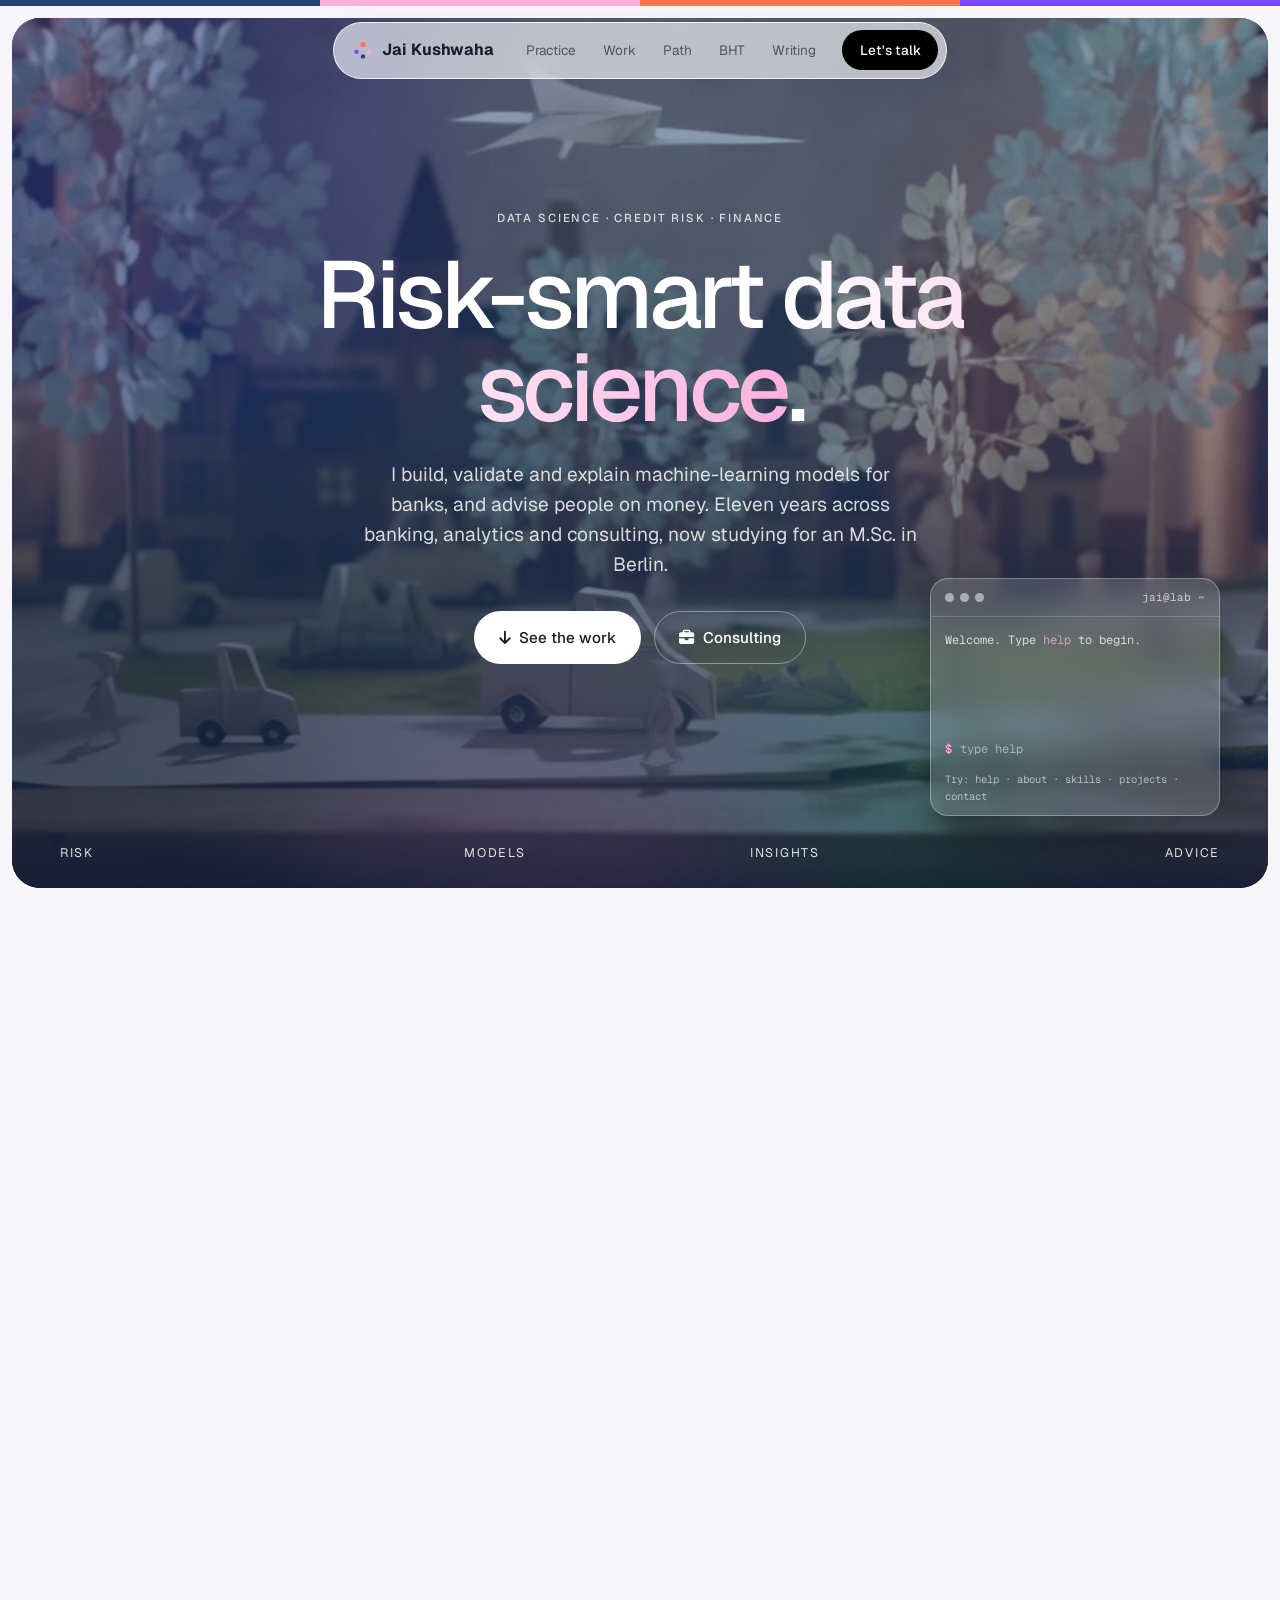
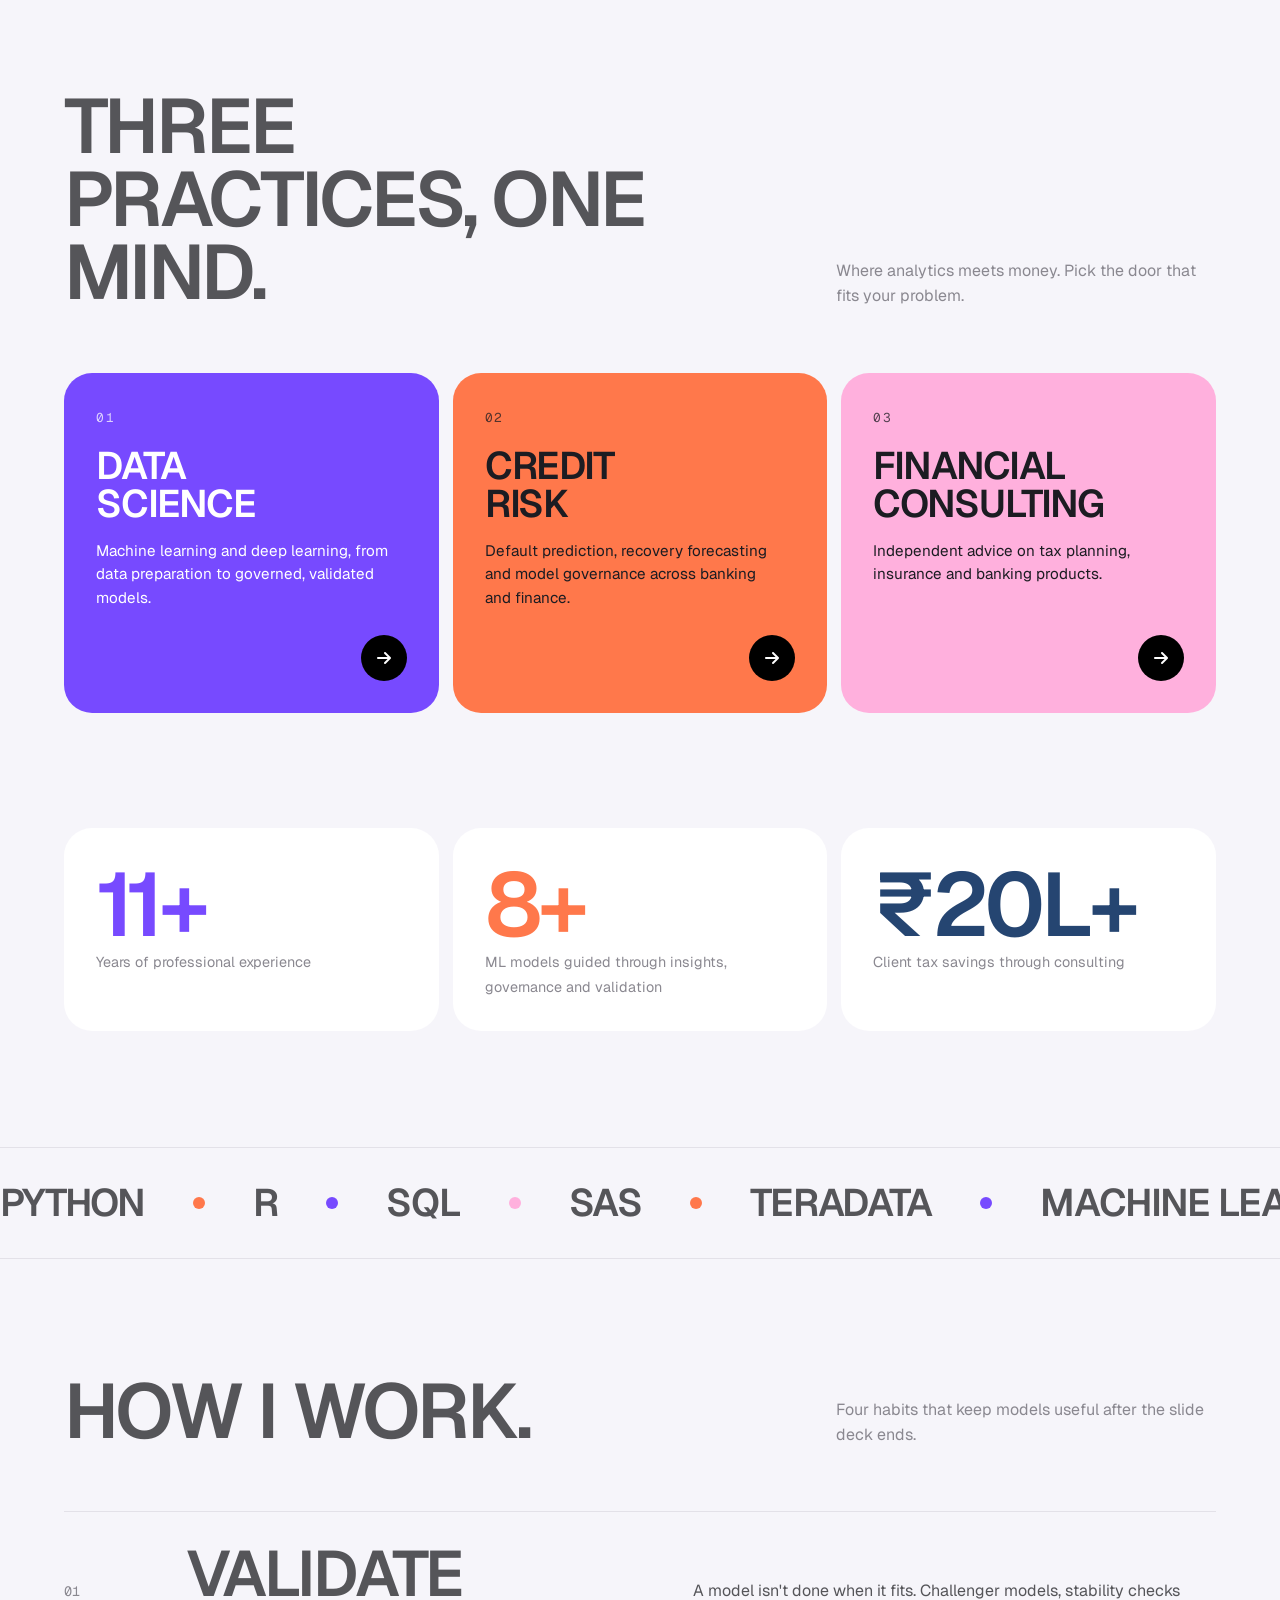
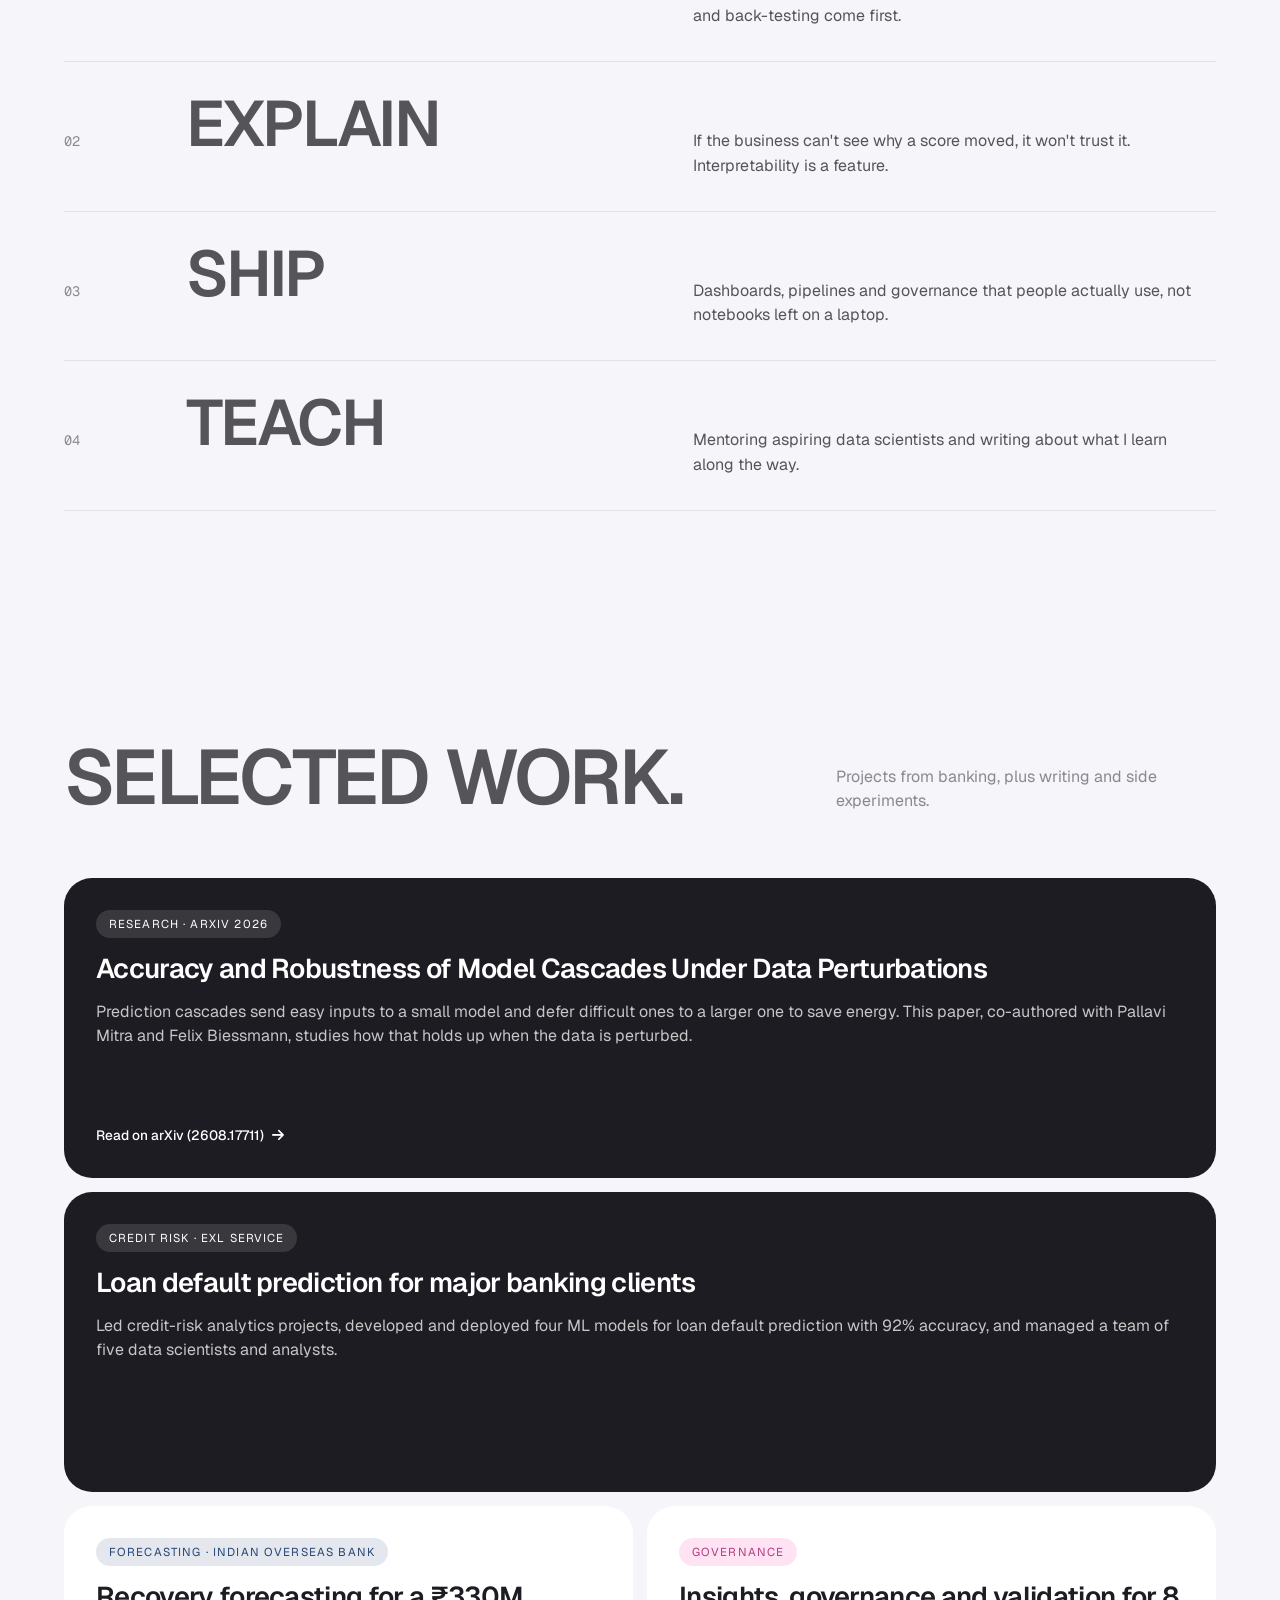
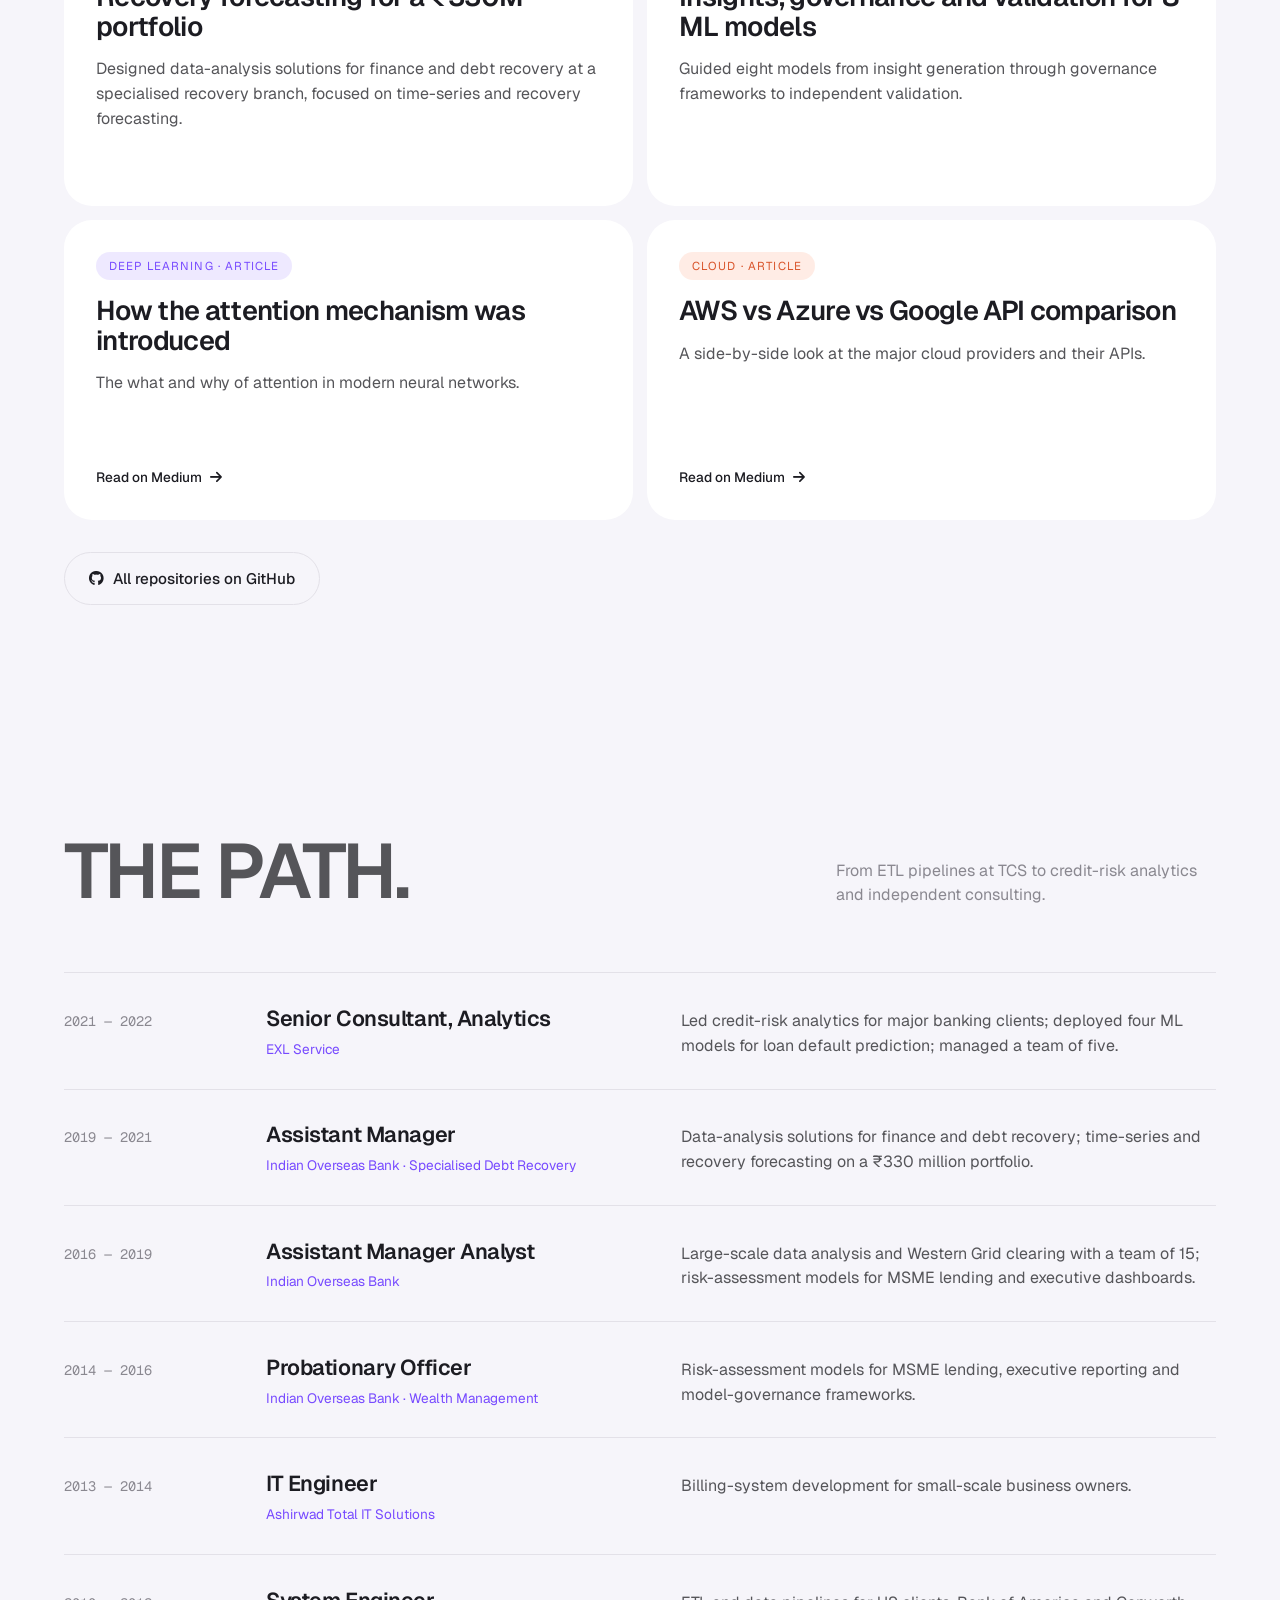
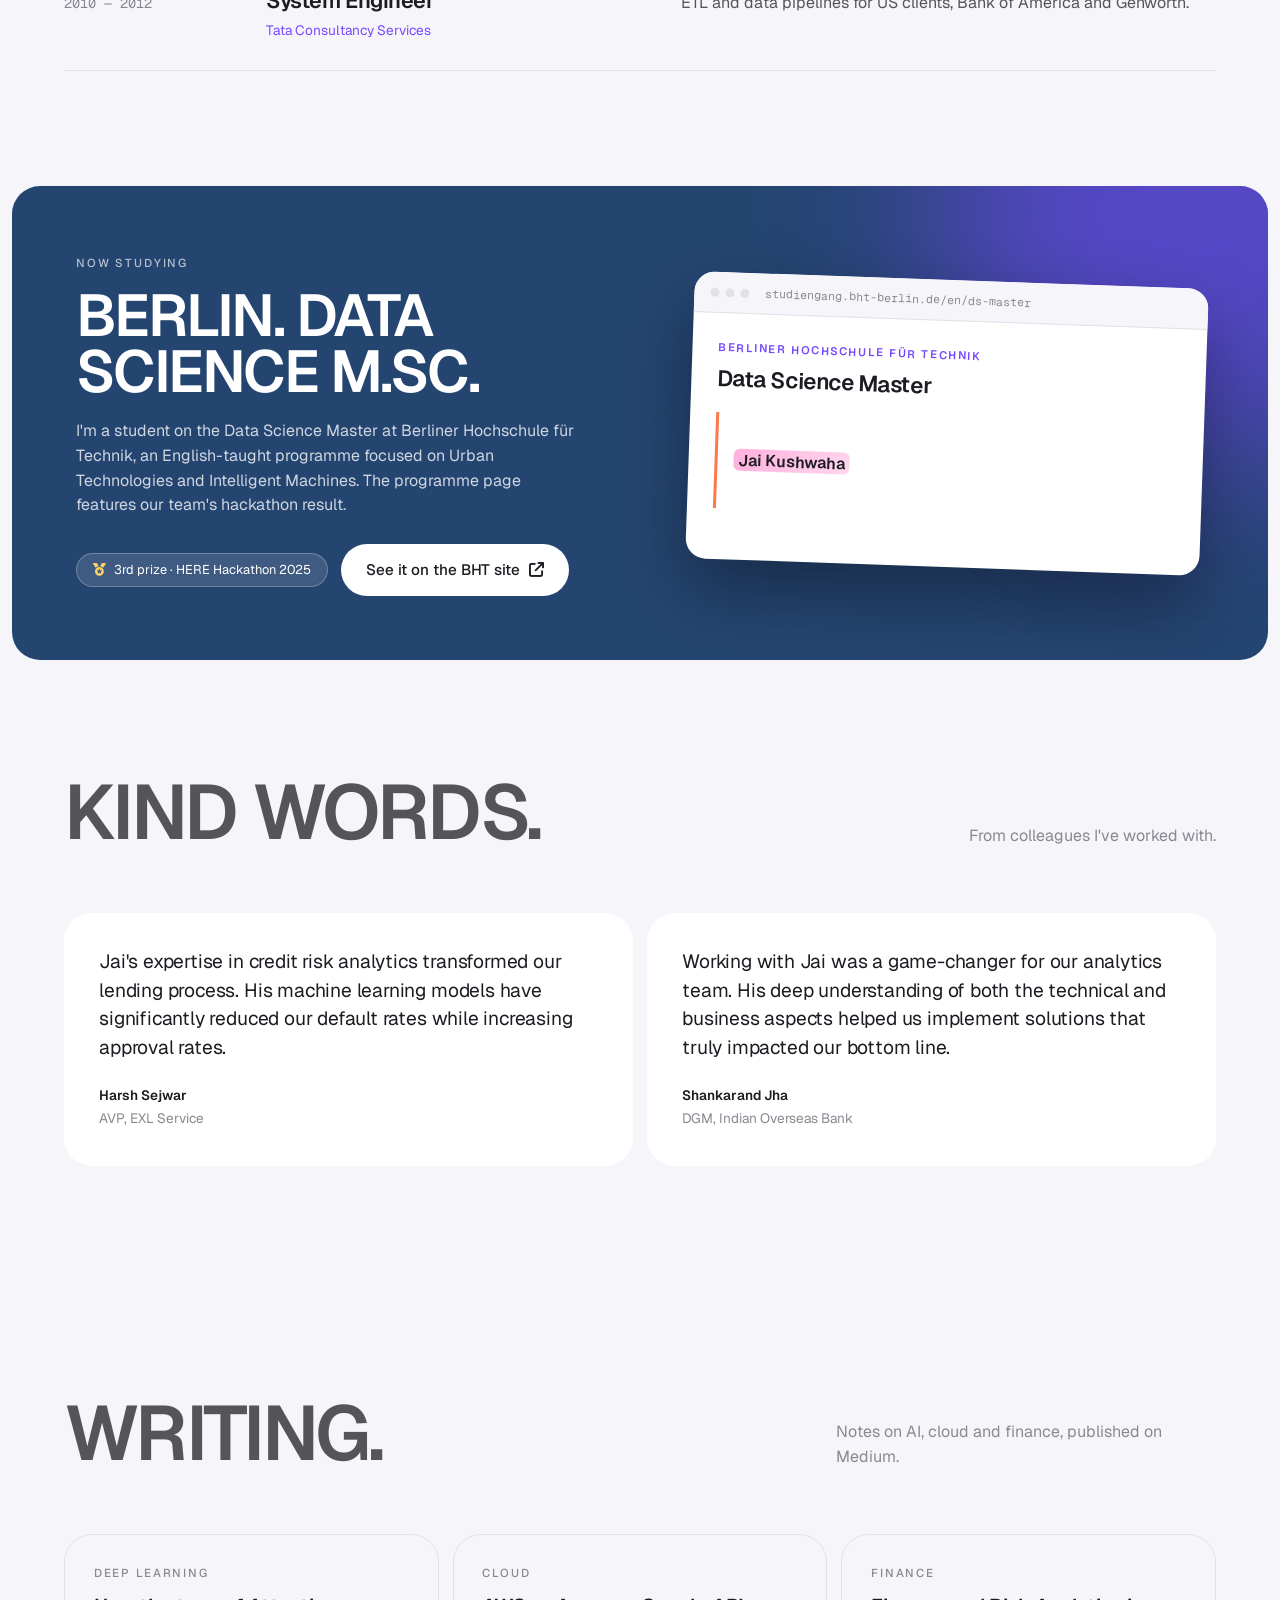
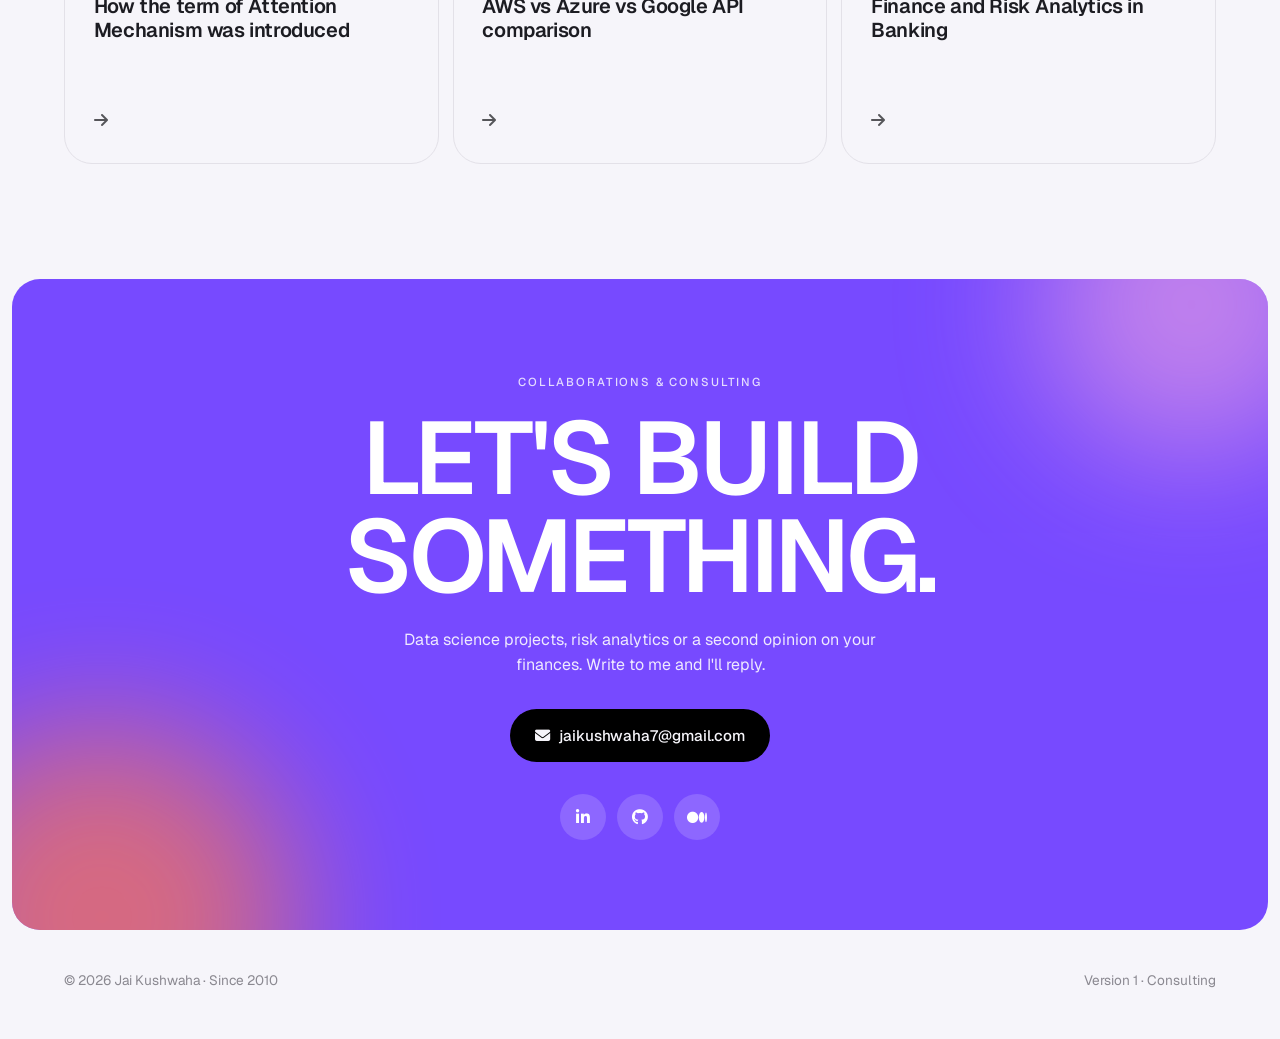
<file: v2/index.html>
<!DOCTYPE html>
<html lang="en">
<head>
<meta charset="UTF-8">
<meta name="viewport" content="width=device-width, initial-scale=1.0">
<title>Jai Kushwaha — Data Science, Credit Risk & Finance</title>
<meta name="description" content="Jai Kushwaha: data scientist, credit-risk analyst and independent financial consultant. Version 2 of the portfolio.">
<link rel="icon" type="image/png" href="../images/avatar.png">
<link rel="preconnect" href="https://fonts.googleapis.com">
<link rel="preconnect" href="https://fonts.gstatic.com" crossorigin>
<link href="https://fonts.googleapis.com/css2?family=Geist:wght@300;400;500;600;700&family=Geist+Mono:wght@400;500&display=swap" rel="stylesheet">
<link rel="stylesheet" href="https://cdnjs.cloudflare.com/ajax/libs/font-awesome/6.5.1/css/all.min.css">
<style>
:root {
  --bg: #f6f5fa;
  --line: #e3e1e8;
  --ink: #555559;
  --ink-strong: #1c1c22;
  --muted: #8a8890;
  --card: #ffffff;
  --violet: #774aff;
  --orange: #ff784b;
  --pink: #ffb0dd;
  --navy: #254571;
  --green: #33e37a;
  --radius: 28px;
}
* { margin: 0; padding: 0; box-sizing: border-box; }
html { scroll-behavior: smooth; }
body {
  font-family: 'Geist', 'Helvetica Neue', system-ui, sans-serif;
  background: var(--bg);
  color: var(--ink);
  line-height: 1.55;
  overflow-x: hidden;
  -webkit-font-smoothing: antialiased;
}
a { color: inherit; }
.mono { font-family: 'Geist Mono', ui-monospace, Consolas, monospace; }
.eyebrow { font-size: .72rem; letter-spacing: .16em; text-transform: uppercase; color: var(--muted); font-weight: 500; }
.display {
  font-weight: 600; letter-spacing: -0.035em; line-height: .95; text-transform: uppercase; color: var(--ink);
}

/* colour strip */
.strip { position: fixed; top: 0; left: 0; right: 0; height: 6px; display: flex; z-index: 1100; }
.strip i { flex: 1; }
.strip i:nth-child(1){background:var(--navy)} .strip i:nth-child(2){background:var(--pink)}
.strip i:nth-child(3){background:var(--orange)} .strip i:nth-child(4){background:var(--violet)}

/* glass nav */
.nav {
  position: fixed; top: 22px; left: 50%; transform: translateX(-50%); z-index: 1000;
  display: flex; align-items: center; gap: .4rem;
  padding: .45rem .5rem .45rem 1.1rem;
  background: rgba(255,255,255,.62);
  backdrop-filter: blur(16px) saturate(140%); -webkit-backdrop-filter: blur(16px) saturate(140%);
  border: 1px solid rgba(255,255,255,.8);
  border-radius: 999px;
  box-shadow: 0 10px 30px rgba(37,69,113,.10);
  max-width: calc(100vw - 24px);
}
.nav .brand { font-weight: 700; color: var(--ink-strong); text-decoration: none; margin-right: .8rem; display: flex; align-items: center; gap: .5rem; white-space: nowrap; }
.nav .links { display: flex; gap: .1rem; list-style: none; }
.nav .links a { text-decoration: none; font-size: .85rem; padding: .5rem .8rem; border-radius: 999px; transition: background .25s, color .25s; }
.nav .links a:hover { background: rgba(119,74,255,.1); color: var(--violet); }
.nav .cta { background: #000; color: var(--bg); text-decoration: none; font-size: .85rem; font-weight: 500; padding: .6rem 1.1rem; border-radius: 999px; margin-left: .4rem; white-space: nowrap; transition: background .25s; }
.nav .cta:hover { background: var(--violet); }

.mark { width: 22px; height: 22px; }

/* hero */
.hero-wrap { padding: 12px; padding-top: 18px; height: 175vh; position: relative; }
.hero {
  position: sticky; top: 12px; height: calc(100vh - 30px); min-height: 560px; border-radius: var(--radius); overflow: hidden;
  will-change: transform, border-radius;
  background: var(--navy); color: #fff;
  display: flex; flex-direction: column; justify-content: center; align-items: center; text-align: center;
  padding: 7rem 1.5rem 9rem;
  isolation: isolate;
}
.hero-video { position: absolute; inset: 0; width: 100%; height: 100%; object-fit: cover; z-index: -3; transform: scale(var(--vs, 1.08)); will-change: transform; }
.scrim { position: absolute; inset: 0; z-index: -2; background: linear-gradient(180deg, rgba(37,69,113,.55) 0%, rgba(37,69,113,.62) 45%, rgba(20,34,60,.82) 100%); opacity: var(--scrim, 1); }
.hero.has-video .blob { opacity: .28; mix-blend-mode: soft-light; }
.hero-copy { display: flex; flex-direction: column; align-items: center; will-change: transform, opacity; }
.blob { position: absolute; border-radius: 50%; filter: blur(70px); opacity: .85; z-index: -1; animation: drift 16s ease-in-out infinite; }
.blob.b1 { width: 46vmax; height: 46vmax; background: var(--violet); left: -12vmax; top: -14vmax; }
.blob.b2 { width: 38vmax; height: 38vmax; background: var(--orange); right: -10vmax; top: 8vmax; animation-delay: -4s; opacity: .7; }
.blob.b3 { width: 34vmax; height: 34vmax; background: var(--pink); left: 22vw; bottom: -18vmax; animation-delay: -8s; opacity: .6; }
.blob.b4 { width: 22vmax; height: 22vmax; background: var(--green); right: 16vw; bottom: -6vmax; animation-delay: -11s; opacity: .35; }
@keyframes drift { 0%,100% { transform: translate(0,0) scale(1); } 33% { transform: translate(4vmax,3vmax) scale(1.08); } 66% { transform: translate(-3vmax,5vmax) scale(.94); } }
.grain { position: absolute; inset: 0; z-index: -1; opacity: .18; mix-blend-mode: overlay;
  background-image: url("data:image/svg+xml;utf8,<svg xmlns='http://www.w3.org/2000/svg' width='160' height='160'><filter id='n'><feTurbulence type='fractalNoise' baseFrequency='.9' numOctaves='2'/></filter><rect width='100%' height='100%' filter='url(%23n)'/></svg>"); }
.hero h1 { font-weight: 500; letter-spacing: -0.045em; line-height: .98; font-size: clamp(2.6rem, 7.4vw, 7rem); max-width: 14ch; }
.hero h1 em { font-style: normal; background: linear-gradient(90deg, #fff, var(--pink)); -webkit-background-clip: text; background-clip: text; color: transparent; }
.hero .sub { max-width: 560px; margin-top: 1.6rem; color: rgba(255,255,255,.82); font-size: clamp(1rem, 1.5vw, 1.2rem); }
.hero .actions { display: flex; gap: .8rem; margin-top: 2rem; flex-wrap: wrap; justify-content: center; }
.btn { display: inline-flex; align-items: center; gap: .55rem; text-decoration: none; font-weight: 500; font-size: .95rem; padding: .85rem 1.5rem; border-radius: 999px; transition: transform .25s, background .25s, color .25s; border: 1px solid transparent; cursor: pointer; font-family: inherit; }
.btn:hover { transform: translateY(-2px); }
.btn.dark { background: #000; color: var(--bg); } .btn.dark:hover { background: var(--violet); }
.btn.light { background: #fff; color: var(--ink-strong); } .btn.light:hover { background: var(--pink); }
.btn.ghost { border-color: rgba(255,255,255,.4); color: #fff; } .btn.ghost:hover { background: rgba(255,255,255,.14); }
.btn.outline { border-color: var(--line); color: var(--ink-strong); background: transparent; } .btn.outline:hover { border-color: var(--violet); color: var(--violet); }
.claim { position: absolute; left: 0; right: 0; bottom: 1.6rem; display: flex; justify-content: space-between; padding: 0 clamp(1rem, 4vw, 3rem); font-size: .78rem; letter-spacing: .14em; text-transform: uppercase; color: rgba(255,255,255,.85); }
.claim span { flex: 1; text-align: center; } .claim span:first-child { text-align: left; } .claim span:last-child { text-align: right; }
.since { position: absolute; bottom: 1.6rem; right: clamp(1rem, 4vw, 3rem); }

/* terminal in hero */
.term {
  position: absolute; right: clamp(1rem, 4vw, 3rem); bottom: 4.5rem; width: 360px; text-align: left;
  background: rgba(255,255,255,.14); border: 1px solid rgba(255,255,255,.3);
  backdrop-filter: blur(16px); -webkit-backdrop-filter: blur(16px);
  border-radius: 18px; box-shadow: 0 20px 50px rgba(0,0,0,.25); overflow: hidden;
  font-family: 'Geist Mono', ui-monospace, Consolas, monospace; font-size: 12px; color: #fff;
}
.term-bar { display: flex; gap: 6px; align-items: center; padding: .6rem .9rem; border-bottom: 1px solid rgba(255,255,255,.18); }
.term-bar i { width: 9px; height: 9px; border-radius: 50%; background: rgba(255,255,255,.5); display: block; }
.term-bar span { margin-left: auto; opacity: .7; font-size: 11px; }
.term-out { padding: .8rem .9rem .3rem; height: 168px; overflow-y: auto; white-space: pre-wrap; line-height: 1.7; scrollbar-width: none; }
.term-out::-webkit-scrollbar { display: none; }
.term-out .c { color: var(--pink); } .term-out .g { color: #9bf5c0; } .term-out .d { opacity: .75; }
.term-in { display: flex; align-items: center; gap: .5rem; padding: .2rem .9rem .8rem; }
.term-in b { color: var(--pink); font-weight: 500; }
.term-in input { flex: 1; background: transparent; border: 0; outline: 0; color: #fff; font: inherit; caret-color: var(--green); }
.term-in input::placeholder { color: rgba(255,255,255,.5); }
.term-hint { padding: 0 .9rem .7rem; font-size: 10.5px; opacity: .6; }

/* sections */
section { padding: clamp(4rem, 9vw, 8rem) clamp(1rem, 5vw, 4rem); max-width: 1320px; margin: 0 auto; }
.sec-head { display: flex; justify-content: space-between; align-items: end; gap: 2rem; flex-wrap: wrap; margin-bottom: clamp(2rem, 5vw, 4rem); }
.sec-head h2 { font-size: clamp(2.2rem, 6vw, 5rem); max-width: 12ch; }
.sec-head p { max-width: 380px; color: var(--muted); }

/* ecosystem cards */
.eco { display: grid; grid-template-columns: repeat(3, 1fr); gap: 14px; }
.eco-card { border-radius: var(--radius); padding: 2rem; min-height: 340px; display: flex; flex-direction: column; justify-content: space-between; text-decoration: none; transition: transform .35s cubic-bezier(.2,.7,.2,1); position: relative; overflow: hidden; }
.eco-card:hover { transform: translateY(-6px) rotate(-.4deg); }
.eco-card h3 { font-size: clamp(1.8rem, 3vw, 2.6rem); letter-spacing: -.03em; line-height: 1; font-weight: 600; text-transform: uppercase; }
.eco-card p { max-width: 30ch; font-size: .95rem; margin-top: 1rem; }
.eco-card .arrow { align-self: flex-end; width: 46px; height: 46px; border-radius: 50%; background: #000; color: #fff; display: grid; place-items: center; transition: transform .3s, background .3s; }
.eco-card:hover .arrow { transform: rotate(-45deg); background: var(--ink-strong); }
.eco-card.v { background: var(--violet); color: #fff; } .eco-card.o { background: var(--orange); color: #1c1c22; } .eco-card.p { background: var(--pink); color: #1c1c22; }
.eco-card .num { font-size: .8rem; letter-spacing: .14em; opacity: .75; }

/* principles */
.principles { border-top: 1px solid var(--line); }
.principle { display: grid; grid-template-columns: 90px 1fr 1.1fr; gap: 2rem; align-items: baseline; padding: 2rem 0; border-bottom: 1px solid var(--line); transition: padding .3s; }
.principle:hover { padding-left: 1rem; }
.principle .n { color: var(--muted); font-size: .85rem; }
.principle h3 { font-size: clamp(2rem, 5vw, 4rem); }
.principle:nth-child(1):hover h3 { color: var(--violet); } .principle:nth-child(2):hover h3 { color: var(--orange); }
.principle:nth-child(3):hover h3 { color: var(--navy); } .principle:nth-child(4):hover h3 { color: #e0559f; }
.principle p { max-width: 46ch; }

/* stats */
.stats { display: grid; grid-template-columns: repeat(3, 1fr); gap: 14px; }
.stat { background: var(--card); border-radius: var(--radius); padding: 2rem; }
.stat b { display: block; font-size: clamp(3rem, 7vw, 6rem); letter-spacing: -.05em; line-height: 1; font-weight: 600; color: var(--ink-strong); }
.stat:nth-child(1) b { color: var(--violet); } .stat:nth-child(2) b { color: var(--orange); } .stat:nth-child(3) b { color: var(--navy); }
.stat span { color: var(--muted); font-size: .9rem; }

/* work */
.work { display: grid; grid-template-columns: repeat(2, 1fr); gap: 14px; }
.work-card { background: var(--card); border-radius: var(--radius); padding: 2rem; display: flex; flex-direction: column; gap: 1rem; min-height: 300px; transition: box-shadow .3s, transform .3s; text-decoration: none; position: relative; }
.work-card:hover { transform: translateY(-4px); box-shadow: 0 24px 50px rgba(37,69,113,.12); }
.work-card .tag { display: inline-block; align-self: flex-start; font-size: .72rem; letter-spacing: .1em; text-transform: uppercase; padding: .3rem .8rem; border-radius: 999px; }
.work-card:nth-child(4n+1) .tag { background: rgba(119,74,255,.12); color: var(--violet); }
.work-card:nth-child(4n+2) .tag { background: rgba(255,120,75,.14); color: #d9542a; }
.work-card:nth-child(4n+3) .tag { background: rgba(37,69,113,.12); color: var(--navy); }
.work-card:nth-child(4n+4) .tag { background: rgba(255,176,221,.35); color: #b23b83; }
.work-card h3 { font-size: 1.7rem; letter-spacing: -.025em; line-height: 1.1; color: var(--ink-strong); font-weight: 600; }
.work-card p { flex: 1; }
.work-card .more { font-size: .85rem; font-weight: 500; color: var(--ink-strong); display: inline-flex; gap: .5rem; align-items: center; }
.work-card:hover .more { color: var(--violet); }
.work-card.wide { grid-column: span 2; background: var(--ink-strong); color: rgba(255,255,255,.75); }
.work-card.wide h3 { color: #fff; } .work-card.wide .more { color: #fff; } .work-card.wide .tag { background: rgba(255,255,255,.12); color: #fff; }

/* experience */
.xp-row { display: grid; grid-template-columns: 170px 1fr 1.4fr; gap: 2rem; padding: 1.8rem 0; border-top: 1px solid var(--line); align-items: baseline; transition: background .3s, padding .3s; }
.xp-row:last-child { border-bottom: 1px solid var(--line); }
.xp-row:hover { background: rgba(119,74,255,.05); padding-left: 1rem; padding-right: 1rem; border-radius: 16px; }
.xp-row .when { color: var(--muted); font-size: .85rem; }
.xp-row h3 { font-size: 1.35rem; color: var(--ink-strong); letter-spacing: -.02em; font-weight: 600; }
.xp-row h3 small { display: block; font-size: .85rem; font-weight: 400; color: var(--violet); margin-top: .2rem; letter-spacing: 0; }

/* marquee */
.marquee { overflow: hidden; border-block: 1px solid var(--line); padding: 1.6rem 0; margin: 0 -100vw; padding-inline: 100vw; }
.track { display: flex; gap: 3rem; width: max-content; animation: slide 32s linear infinite; }
.track span { font-size: clamp(1.6rem, 3vw, 2.6rem); font-weight: 600; letter-spacing: -.03em; text-transform: uppercase; color: var(--ink); white-space: nowrap; display: flex; align-items: center; gap: 3rem; }
.track span::after { content: ''; width: 12px; height: 12px; border-radius: 50%; background: var(--orange); }
.track span:nth-child(3n+2)::after { background: var(--violet); } .track span:nth-child(3n)::after { background: var(--pink); }
@keyframes slide { to { transform: translateX(-50%); } }
.marquee-wrap { overflow: hidden; }

/* bht spotlight */
.bht { background: var(--navy); color: #fff; border-radius: var(--radius); max-width: 1320px; margin: 0 auto; padding: clamp(2rem, 5vw, 4.5rem); display: grid; grid-template-columns: 1.1fr 1fr; gap: 3rem; align-items: center; position: relative; overflow: hidden; }
.bht::before { content: ''; position: absolute; width: 40vmax; height: 40vmax; right: -14vmax; top: -18vmax; background: var(--violet); filter: blur(90px); opacity: .6; border-radius: 50%; }
.bht > * { position: relative; }
.bht h2 { font-size: clamp(2rem, 4.6vw, 4rem); color: #fff; margin: .8rem 0 1.2rem; }
.bht p { color: rgba(255,255,255,.78); max-width: 46ch; margin-bottom: 1.6rem; }
.medal { display: inline-flex; gap: .5rem; align-items: center; background: rgba(255,255,255,.12); border: 1px solid rgba(255,255,255,.25); border-radius: 999px; padding: .4rem 1rem; font-size: .8rem; }
.medal i { color: #ffd166; }
.paper { background: #fff; color: var(--ink); border-radius: 20px; overflow: hidden; box-shadow: 0 30px 70px rgba(0,0,0,.35); transform: rotate(2deg); transition: transform .5s; }
.paper:hover { transform: rotate(0); }
.paper .bar { display: flex; gap: 6px; align-items: center; padding: .7rem 1rem; background: var(--bg); border-bottom: 1px solid var(--line); }
.paper .bar i { width: 9px; height: 9px; border-radius: 50%; background: var(--line); display: block; }
.paper .bar span { margin-left: .6rem; font-size: .72rem; color: var(--muted); }
.paper .body { padding: 1.6rem; }
.paper .uni { font-size: .7rem; letter-spacing: .14em; text-transform: uppercase; color: var(--violet); font-weight: 600; }
.paper h4 { font-size: 1.4rem; color: var(--ink-strong); letter-spacing: -.02em; margin: .3rem 0 1rem; font-weight: 600; }
.paper .news { border-left: 3px solid var(--orange); padding-left: 1rem; line-height: 2; }
.hl { position: relative; white-space: nowrap; color: var(--ink-strong); font-weight: 600; padding: .05em .3em; border-radius: 6px; background: linear-gradient(120deg, var(--pink), #ffd6ee) no-repeat left center; background-size: 0% 100%; transition: background-size 1s cubic-bezier(.2,.7,.2,1) .5s; }
.in .hl, .no-io .hl { background-size: 100% 100%; }

/* voices + writing */
.voices { display: grid; grid-template-columns: repeat(2, 1fr); gap: 14px; }
.voice { background: var(--card); border-radius: var(--radius); padding: 2.2rem; }
.voice q { display: block; quotes: none; font-size: 1.2rem; line-height: 1.5; color: var(--ink-strong); letter-spacing: -.01em; margin-bottom: 1.4rem; }
.voice cite { font-style: normal; font-size: .85rem; color: var(--muted); }
.voice cite b { color: var(--ink-strong); display: block; font-weight: 600; }
.posts { display: grid; grid-template-columns: repeat(3, 1fr); gap: 14px; }
.post { border: 1px solid var(--line); border-radius: var(--radius); padding: 1.8rem; text-decoration: none; display: flex; flex-direction: column; gap: .8rem; min-height: 230px; transition: border-color .3s, background .3s; }
.post:hover { border-color: var(--violet); background: #fff; }
.post h3 { font-size: 1.25rem; letter-spacing: -.02em; line-height: 1.2; color: var(--ink-strong); font-weight: 600; flex: 1; }

/* contact */
.contact { background: var(--violet); color: #fff; border-radius: var(--radius); max-width: 1320px; margin: 0 auto; padding: clamp(2.5rem, 7vw, 6rem) clamp(1.5rem, 5vw, 4rem); text-align: center; position: relative; overflow: hidden; }
.contact::before, .contact::after { content: ''; position: absolute; border-radius: 50%; filter: blur(70px); }
.contact::before { width: 30vmax; height: 30vmax; left: -8vmax; bottom: -14vmax; background: var(--orange); opacity: .7; }
.contact::after { width: 24vmax; height: 24vmax; right: -6vmax; top: -10vmax; background: var(--pink); opacity: .55; }
.contact > * { position: relative; z-index: 1; }
.contact h2 { font-size: clamp(2.6rem, 8vw, 7rem); color: #fff; margin-bottom: 1.5rem; }
.contact p { max-width: 520px; margin: 0 auto 2rem; color: rgba(255,255,255,.88); }
.socials { display: flex; justify-content: center; gap: .7rem; margin-top: 2rem; }
.socials a { width: 46px; height: 46px; border-radius: 50%; display: grid; place-items: center; background: rgba(255,255,255,.16); color: #fff; text-decoration: none; transition: background .3s, transform .3s; }
.socials a:hover { background: #fff; color: var(--violet); transform: translateY(-3px); }
footer { max-width: 1320px; margin: 0 auto; padding: 2.5rem clamp(1rem, 5vw, 4rem) 3rem; display: flex; justify-content: space-between; gap: 1rem; flex-wrap: wrap; font-size: .85rem; color: var(--muted); }
footer a { text-decoration: none; } footer a:hover { color: var(--violet); }

/* reveal */
.js .rv { opacity: 0; transform: translateY(28px); transition: opacity .8s ease, transform .8s cubic-bezier(.2,.7,.2,1); }
.js .rv.in, .js.no-io .rv { opacity: 1; transform: none; }

@media (min-width: 1001px) and (max-width: 1280px) {
  .term { width: 290px; }
  .term-out { height: 120px; }
}
@media (max-width: 1000px) {
  .eco, .stats, .posts { grid-template-columns: 1fr; }
  .work, .voices, .bht { grid-template-columns: 1fr; }
  .work-card.wide { grid-column: auto; }
  .principle { grid-template-columns: 1fr; gap: .6rem; }
  .xp-row { grid-template-columns: 1fr; gap: .4rem; }
  .term { position: relative; right: auto; bottom: auto; margin-top: 2.5rem; width: min(100%, 420px); }
  .hero-wrap { height: auto; }
  .hero { position: relative; top: auto; height: auto; min-height: calc(100vh - 30px); padding-bottom: 7rem; }
  .nav .links { display: none; }
}
@media (prefers-reduced-motion: reduce) { .blob, .track { animation: none; } .js .rv { opacity: 1; transform: none; transition: none; } }
</style>
</head>
<body>
<script>document.documentElement.classList.add('js');</script>
<div class="strip"><i></i><i></i><i></i><i></i></div>

<nav class="nav" aria-label="Main">
  <a href="#top" class="brand">
    <svg class="mark" viewBox="0 0 24 24" aria-hidden="true"><circle cx="12" cy="6" r="3" fill="#ff784b"/><circle cx="5" cy="14" r="2.4" fill="#774aff"/><circle cx="19" cy="14" r="2.4" fill="#ffb0dd"/><circle cx="12" cy="19" r="2.4" fill="#254571"/></svg>
    Jai Kushwaha
  </a>
  <ul class="links">
    <li><a href="#practice">Practice</a></li>
    <li><a href="#work">Work</a></li>
    <li><a href="#path">Path</a></li>
    <li><a href="#bht">BHT</a></li>
    <li><a href="#writing">Writing</a></li>
  </ul>
  <a href="#contact" class="cta">Let's talk</a>
</nav>

<div class="hero-wrap" id="top">
  <header class="hero has-video" id="hero">
    <video class="hero-video" id="heroVideo" autoplay muted loop playsinline preload="auto" poster="assets/hero-poster.jpg" aria-hidden="true">
      <source src="assets/hero.mp4" type="video/mp4">
    </video>
    <div class="scrim"></div>
    <div class="blob b1"></div><div class="blob b2"></div><div class="blob b3"></div><div class="blob b4"></div>
    <div class="grain"></div>
    <div class="hero-copy" id="heroCopy">
      <span class="eyebrow" style="color:rgba(255,255,255,.8); margin-bottom:1.4rem;">Data science · Credit risk · Finance</span>
      <h1>Risk-smart <em>data science</em>.</h1>
      <p class="sub">I build, validate and explain machine-learning models for banks, and advise people on money. Eleven years across banking, analytics and consulting, now studying for an M.Sc. in Berlin.</p>
      <div class="actions">
        <a class="btn light" href="#work"><i class="fas fa-arrow-down"></i> See the work</a>
        <a class="btn ghost" href="../consulting.html"><i class="fas fa-briefcase"></i> Consulting</a>
      </div>
    </div>

    <div class="term" id="term">
      <div class="term-bar"><i></i><i></i><i></i><span>jai@lab ~ </span></div>
      <div class="term-out" id="termOut" aria-live="polite"></div>
      <div class="term-in"><b>$</b><input id="termIn" type="text" placeholder="type help" autocomplete="off" spellcheck="false" aria-label="Terminal command"></div>
      <div class="term-hint">Try: help · about · skills · projects · contact</div>
    </div>

    <div class="claim"><span>Risk</span><span>Models</span><span>Insights</span><span>Advice</span></div>
  </header>
</div>

<main>
<section id="practice">
  <div class="sec-head rv">
    <h2 class="display">Three practices, one mind.</h2>
    <p>Where analytics meets money. Pick the door that fits your problem.</p>
  </div>
  <div class="eco">
    <a class="eco-card v rv" href="#work">
      <div><span class="num mono">01</span><h3 style="margin-top:1rem">Data<br>Science</h3><p>Machine learning and deep learning, from data preparation to governed, validated models.</p></div>
      <span class="arrow"><i class="fas fa-arrow-right"></i></span>
    </a>
    <a class="eco-card o rv" href="#path">
      <div><span class="num mono">02</span><h3 style="margin-top:1rem">Credit<br>Risk</h3><p>Default prediction, recovery forecasting and model governance across banking and finance.</p></div>
      <span class="arrow"><i class="fas fa-arrow-right"></i></span>
    </a>
    <a class="eco-card p rv" href="../consulting.html">
      <div><span class="num mono">03</span><h3 style="margin-top:1rem">Financial<br>Consulting</h3><p>Independent advice on tax planning, insurance and banking products.</p></div>
      <span class="arrow"><i class="fas fa-arrow-right"></i></span>
    </a>
  </div>
</section>

<section style="padding-top:0">
  <div class="stats">
    <div class="stat rv"><b data-count="11" data-suffix="+">11+</b><span>Years of professional experience</span></div>
    <div class="stat rv"><b data-count="8" data-suffix="+">8+</b><span>ML models guided through insights, governance and validation</span></div>
    <div class="stat rv"><b>₹20L+</b><span>Client tax savings through consulting</span></div>
  </div>
</section>

<div class="marquee-wrap"><div class="marquee"><div class="track" aria-hidden="true">
  <span>Python</span><span>R</span><span>SQL</span><span>SAS</span><span>Teradata</span><span>Machine Learning</span><span>Deep Learning</span><span>AWS</span><span>Credit Risk</span><span>Tableau</span>
  <span>Python</span><span>R</span><span>SQL</span><span>SAS</span><span>Teradata</span><span>Machine Learning</span><span>Deep Learning</span><span>AWS</span><span>Credit Risk</span><span>Tableau</span>
</div></div></div>

<section class="principles-sec" id="how">
  <div class="sec-head rv">
    <h2 class="display">How I work.</h2>
    <p>Four habits that keep models useful after the slide deck ends.</p>
  </div>
  <div class="principles">
    <div class="principle rv"><span class="n mono">01</span><h3 class="display">Validate</h3><p>A model isn't done when it fits. Challenger models, stability checks and back-testing come first.</p></div>
    <div class="principle rv"><span class="n mono">02</span><h3 class="display">Explain</h3><p>If the business can't see why a score moved, it won't trust it. Interpretability is a feature.</p></div>
    <div class="principle rv"><span class="n mono">03</span><h3 class="display">Ship</h3><p>Dashboards, pipelines and governance that people actually use, not notebooks left on a laptop.</p></div>
    <div class="principle rv"><span class="n mono">04</span><h3 class="display">Teach</h3><p>Mentoring aspiring data scientists and writing about what I learn along the way.</p></div>
  </div>
</section>

<section id="work">
  <div class="sec-head rv">
    <h2 class="display">Selected work.</h2>
    <p>Projects from banking, plus writing and side experiments.</p>
  </div>
  <div class="work">
    <a class="work-card wide rv" href="https://arxiv.org/abs/2608.17711" target="_blank" rel="noopener">
      <span class="tag">Research · arXiv 2026</span>
      <h3>Accuracy and Robustness of Model Cascades Under Data Perturbations</h3>
      <p>Prediction cascades send easy inputs to a small model and defer difficult ones to a larger one to save energy. This paper, co-authored with Pallavi Mitra and Felix Biessmann, studies how that holds up when the data is perturbed.</p>
      <span class="more">Read on arXiv (2608.17711) <i class="fas fa-arrow-right"></i></span>
    </a>
    <div class="work-card wide rv">
      <span class="tag">Credit risk · EXL Service</span>
      <h3>Loan default prediction for major banking clients</h3>
      <p>Led credit-risk analytics projects, developed and deployed four ML models for loan default prediction with 92% accuracy, and managed a team of five data scientists and analysts.</p>
    </div>
    <div class="work-card rv">
      <span class="tag">Forecasting · Indian Overseas Bank</span>
      <h3>Recovery forecasting for a ₹330M portfolio</h3>
      <p>Designed data-analysis solutions for finance and debt recovery at a specialised recovery branch, focused on time-series and recovery forecasting.</p>
    </div>
    <div class="work-card rv">
      <span class="tag">Governance</span>
      <h3>Insights, governance and validation for 8 ML models</h3>
      <p>Guided eight models from insight generation through governance frameworks to independent validation.</p>
    </div>
    <a class="work-card rv" href="https://jaikushwaha7.medium.com/how-the-term-of-attention-mechanism-was-introduced-and-what-and-why-of-attention-mechanism-90d148625360" target="_blank" rel="noopener">
      <span class="tag">Deep learning · Article</span>
      <h3>How the attention mechanism was introduced</h3>
      <p>The what and why of attention in modern neural networks.</p>
      <span class="more">Read on Medium <i class="fas fa-arrow-right"></i></span>
    </a>
    <a class="work-card rv" href="https://jaikushwaha7.medium.com/aws-vs-azure-vs-google-api-comparison-77a0ffe4e3ba" target="_blank" rel="noopener">
      <span class="tag">Cloud · Article</span>
      <h3>AWS vs Azure vs Google API comparison</h3>
      <p>A side-by-side look at the major cloud providers and their APIs.</p>
      <span class="more">Read on Medium <i class="fas fa-arrow-right"></i></span>
    </a>
  </div>
  <p class="rv" style="margin-top:2rem"><a class="btn outline" href="https://github.com/jaikushwaha7?tab=repositories" target="_blank" rel="noopener"><i class="fab fa-github"></i> All repositories on GitHub</a></p>
</section>

<section id="path">
  <div class="sec-head rv">
    <h2 class="display">The path.</h2>
    <p>From ETL pipelines at TCS to credit-risk analytics and independent consulting.</p>
  </div>
  <div>
    <div class="xp-row rv"><span class="when mono">2021 — 2022</span><h3>Senior Consultant, Analytics<small>EXL Service</small></h3><p>Led credit-risk analytics for major banking clients; deployed four ML models for loan default prediction; managed a team of five.</p></div>
    <div class="xp-row rv"><span class="when mono">2019 — 2021</span><h3>Assistant Manager<small>Indian Overseas Bank · Specialised Debt Recovery</small></h3><p>Data-analysis solutions for finance and debt recovery; time-series and recovery forecasting on a ₹330 million portfolio.</p></div>
    <div class="xp-row rv"><span class="when mono">2016 — 2019</span><h3>Assistant Manager Analyst<small>Indian Overseas Bank</small></h3><p>Large-scale data analysis and Western Grid clearing with a team of 15; risk-assessment models for MSME lending and executive dashboards.</p></div>
    <div class="xp-row rv"><span class="when mono">2014 — 2016</span><h3>Probationary Officer<small>Indian Overseas Bank · Wealth Management</small></h3><p>Risk-assessment models for MSME lending, executive reporting and model-governance frameworks.</p></div>
    <div class="xp-row rv"><span class="when mono">2013 — 2014</span><h3>IT Engineer<small>Ashirwad Total IT Solutions</small></h3><p>Billing-system development for small-scale business owners.</p></div>
    <div class="xp-row rv"><span class="when mono">2010 — 2012</span><h3>System Engineer<small>Tata Consultancy Services</small></h3><p>ETL and data pipelines for US clients, Bank of America and Genworth.</p></div>
  </div>
</section>

<div id="bht" style="padding:0 12px">
  <div class="bht rv" id="bhtCard">
    <div>
      <span class="eyebrow" style="color:rgba(255,255,255,.65)">Now studying</span>
      <h2 class="display">Berlin. Data Science M.Sc.</h2>
      <p>I'm a student on the Data Science Master at Berliner Hochschule für Technik, an English-taught programme focused on Urban Technologies and Intelligent Machines. The programme page features our team's hackathon result.</p>
      <div style="display:flex; gap:.8rem; flex-wrap:wrap; align-items:center">
        <span class="medal"><i class="fas fa-medal"></i> 3rd prize · HERE Hackathon 2025</span>
        <a class="btn light" href="https://studiengang.bht-berlin.de/en/ds-master" target="_blank" rel="noopener">See it on the BHT site <i class="fas fa-arrow-up-right-from-square"></i></a>
      </div>
    </div>
    <div class="paper">
      <div class="bar"><i></i><i></i><i></i><span class="mono">studiengang.bht-berlin.de/en/ds-master</span></div>
      <div class="body">
        <div class="uni">Berliner Hochschule für Technik</div>
        <h4>Data Science Master</h4>
        <p class="news">A team of four BHT Data Science students, including <span class="hl">Jai Kushwaha</span>, won 3rd prize at the HERE Hackathon 2025.</p>
      </div>
    </div>
  </div>
</div>

<section id="voices">
  <div class="sec-head rv">
    <h2 class="display">Kind words.</h2>
    <p>From colleagues I've worked with.</p>
  </div>
  <div class="voices">
    <div class="voice rv"><q>Jai's expertise in credit risk analytics transformed our lending process. His machine learning models have significantly reduced our default rates while increasing approval rates.</q><cite><b>Harsh Sejwar</b>AVP, EXL Service</cite></div>
    <div class="voice rv"><q>Working with Jai was a game-changer for our analytics team. His deep understanding of both the technical and business aspects helped us implement solutions that truly impacted our bottom line.</q><cite><b>Shankarand Jha</b>DGM, Indian Overseas Bank</cite></div>
  </div>
</section>

<section id="writing">
  <div class="sec-head rv">
    <h2 class="display">Writing.</h2>
    <p>Notes on AI, cloud and finance, published on Medium.</p>
  </div>
  <div class="posts">
    <a class="post rv" href="https://jaikushwaha7.medium.com/how-the-term-of-attention-mechanism-was-introduced-and-what-and-why-of-attention-mechanism-90d148625360" target="_blank" rel="noopener"><span class="eyebrow">Deep learning</span><h3>How the term of Attention Mechanism was introduced</h3><span class="more"><i class="fas fa-arrow-right"></i></span></a>
    <a class="post rv" href="https://jaikushwaha7.medium.com/aws-vs-azure-vs-google-api-comparison-77a0ffe4e3ba" target="_blank" rel="noopener"><span class="eyebrow">Cloud</span><h3>AWS vs Azure vs Google API comparison</h3><span class="more"><i class="fas fa-arrow-right"></i></span></a>
    <a class="post rv" href="https://jaikushwaha7.medium.com/finance-and-risk-analytics-in-banking-e18a7f65b992" target="_blank" rel="noopener"><span class="eyebrow">Finance</span><h3>Finance and Risk Analytics in Banking</h3><span class="more"><i class="fas fa-arrow-right"></i></span></a>
  </div>
</section>

<div id="contact" style="padding:0 12px">
  <div class="contact rv">
    <span class="eyebrow" style="color:rgba(255,255,255,.8)">Collaborations &amp; consulting</span>
    <h2 class="display" style="margin-top:1rem">Let's build something.</h2>
    <p>Data science projects, risk analytics or a second opinion on your finances. Write to me and I'll reply.</p>
    <a class="btn dark" href="mailto:jaikushwaha7@gmail.com"><i class="fas fa-envelope"></i> jaikushwaha7@gmail.com</a>
    <div class="socials">
      <a href="https://www.linkedin.com/in/jai-kushwaha/" target="_blank" rel="noopener" aria-label="LinkedIn"><i class="fab fa-linkedin-in"></i></a>
      <a href="https://github.com/jaikushwaha7" target="_blank" rel="noopener" aria-label="GitHub"><i class="fab fa-github"></i></a>
      <a href="https://jaikushwaha7.medium.com/" target="_blank" rel="noopener" aria-label="Medium"><i class="fab fa-medium-m"></i></a>
    </div>
  </div>
</div>
</main>

<footer>
  <span>&copy; <span id="yr"></span> Jai Kushwaha · Since 2010</span>
  <span><a href="../index.html">Version 1</a> · <a href="../consulting.html">Consulting</a></span>
</footer>

<script>
document.getElementById('yr').textContent = new Date().getFullYear();

// reveal on scroll (content stays visible if IntersectionObserver never fires)
(function () {
  const els = document.querySelectorAll('.rv');
  if (!('IntersectionObserver' in window)) { document.documentElement.classList.add('no-io'); return; }
  const io = new IntersectionObserver((entries) => {
    entries.forEach(e => { if (e.isIntersecting) { e.target.classList.add('in'); io.unobserve(e.target); } });
  }, { threshold: 0.12, rootMargin: '0px 0px -40px 0px' });
  els.forEach(el => io.observe(el));
})();

// hero video: scroll-linked transition + play only while visible
(function () {
  const wrap = document.querySelector('.hero-wrap'), hero = document.getElementById('hero');
  const copy = document.getElementById('heroCopy'), term = document.getElementById('term');
  const video = document.getElementById('heroVideo');
  if (!wrap || !hero || !video) return;
  const reduce = matchMedia('(prefers-reduced-motion: reduce)').matches;
  const clamp = (v) => Math.min(1, Math.max(0, v));
  let ticking = false;

  function apply() {
    ticking = false;
    if (reduce || innerWidth <= 1000) {
      hero.style.transform = ''; hero.style.borderRadius = '';
      hero.style.removeProperty('--vs'); hero.style.removeProperty('--scrim');
      copy.style.cssText = ''; if (term) term.style.cssText = '';
      return;
    }
    const travel = wrap.offsetHeight - innerHeight;
    const p = clamp(scrollY / Math.max(travel, 1));
    const ease = 1 - Math.pow(1 - p, 3);
    hero.style.transform = 'scale(' + (1 - 0.09 * ease) + ')';
    hero.style.borderRadius = (28 + 44 * ease) + 'px';
    hero.style.setProperty('--vs', (1.08 - 0.08 * ease).toFixed(3));
    hero.style.setProperty('--scrim', (1 - 0.35 * ease).toFixed(3));
    const fade = clamp(1 - p * 1.35);
    copy.style.opacity = fade;
    copy.style.transform = 'translateY(' + (-70 * ease) + 'px) scale(' + (1 - 0.06 * ease) + ')';
    if (term) { term.style.opacity = fade; term.style.transform = 'translateY(' + (50 * ease) + 'px)'; term.style.pointerEvents = fade < 0.3 ? 'none' : ''; }
  }
  function onScroll() { if (!ticking) { ticking = true; requestAnimationFrame(apply); } }
  addEventListener('scroll', onScroll, { passive: true });
  addEventListener('resize', onScroll);
  apply();

  if (reduce) { video.removeAttribute('autoplay'); video.pause(); return; }
  if ('IntersectionObserver' in window) {
    new IntersectionObserver((es) => es.forEach(e => {
      if (e.isIntersecting) { const pr = video.play(); if (pr && pr.catch) pr.catch(() => {}); } else video.pause();
    }), { threshold: 0.05 }).observe(hero);
  }
})();

// count-up
(function () {
  const nodes = document.querySelectorAll('[data-count]');
  if (!('IntersectionObserver' in window)) return;
  const io = new IntersectionObserver((entries) => {
    entries.forEach(e => {
      if (!e.isIntersecting) return;
      const el = e.target, end = +el.dataset.count, suf = el.dataset.suffix || '';
      const t0 = performance.now();
      (function step(t) {
        const p = Math.min((t - t0) / 1200, 1);
        el.textContent = Math.round(end * (1 - Math.pow(1 - p, 3))) + (p === 1 ? suf : '');
        if (p < 1) requestAnimationFrame(step);
      })(t0);
      io.unobserve(el);
    });
  }, { threshold: 0.6 });
  nodes.forEach(n => io.observe(n));
})();

// interactive terminal
(function () {
  const out = document.getElementById('termOut'), inp = document.getElementById('termIn');
  if (!out || !inp) return;
  const cmds = {
    help: () => 'Commands:\n  <span class="c">about</span>     who I am\n  <span class="c">skills</span>    tools I use\n  <span class="c">projects</span>  selected work\n  <span class="c">bht</span>       where I study\n  <span class="c">contact</span>   get in touch\n  <span class="c">clear</span>     reset',
    about: () => 'Jai Kushwaha: data scientist, credit-risk analyst and independent financial consultant. 11+ years in banking, analytics and consulting.',
    skills: () => 'Python · R · SQL · SAS · Teradata\nMachine Learning · Deep Learning · AWS\nCredit Risk · Statistical Analysis · Tableau',
    projects: () => '<span class="g">→</span> Loan default models (EXL)\n<span class="g">→</span> Recovery forecasting, ₹330M portfolio (IOB)\n<span class="g">→</span> Governance for 8 ML models\nScroll to <span class="c">Selected work</span> for details.',
    bht: () => 'M.Sc. Data Science, Berliner Hochschule für Technik.\n3rd prize, HERE Hackathon 2025.',
    contact: () => 'jaikushwaha7@gmail.com\nlinkedin.com/in/jai-kushwaha\ngithub.com/jaikushwaha7',
    whoami: () => 'a curious data scientist',
    ls: () => 'practice/  work/  path/  writing/  contact/'
  };
  const print = (html) => { out.insertAdjacentHTML('beforeend', html + '\n'); out.scrollTop = out.scrollHeight; };
  print('<span class="d">Welcome. Type <span class="c">help</span> to begin.</span>');
  inp.addEventListener('keydown', (e) => {
    if (e.key !== 'Enter') return;
    const raw = inp.value.trim(); inp.value = '';
    if (!raw) return;
    const cmd = raw.toLowerCase();
    print('<span class="c">$</span> ' + raw.replace(/[<>&]/g, ''));
    if (cmd === 'clear') { out.innerHTML = ''; return; }
    print(cmds[cmd] ? cmds[cmd]() : '<span class="d">command not found: ' + cmd.replace(/[<>&]/g, '') + '. Try help.</span>');
  });
})();
</script>
</body>
</html>
</file>
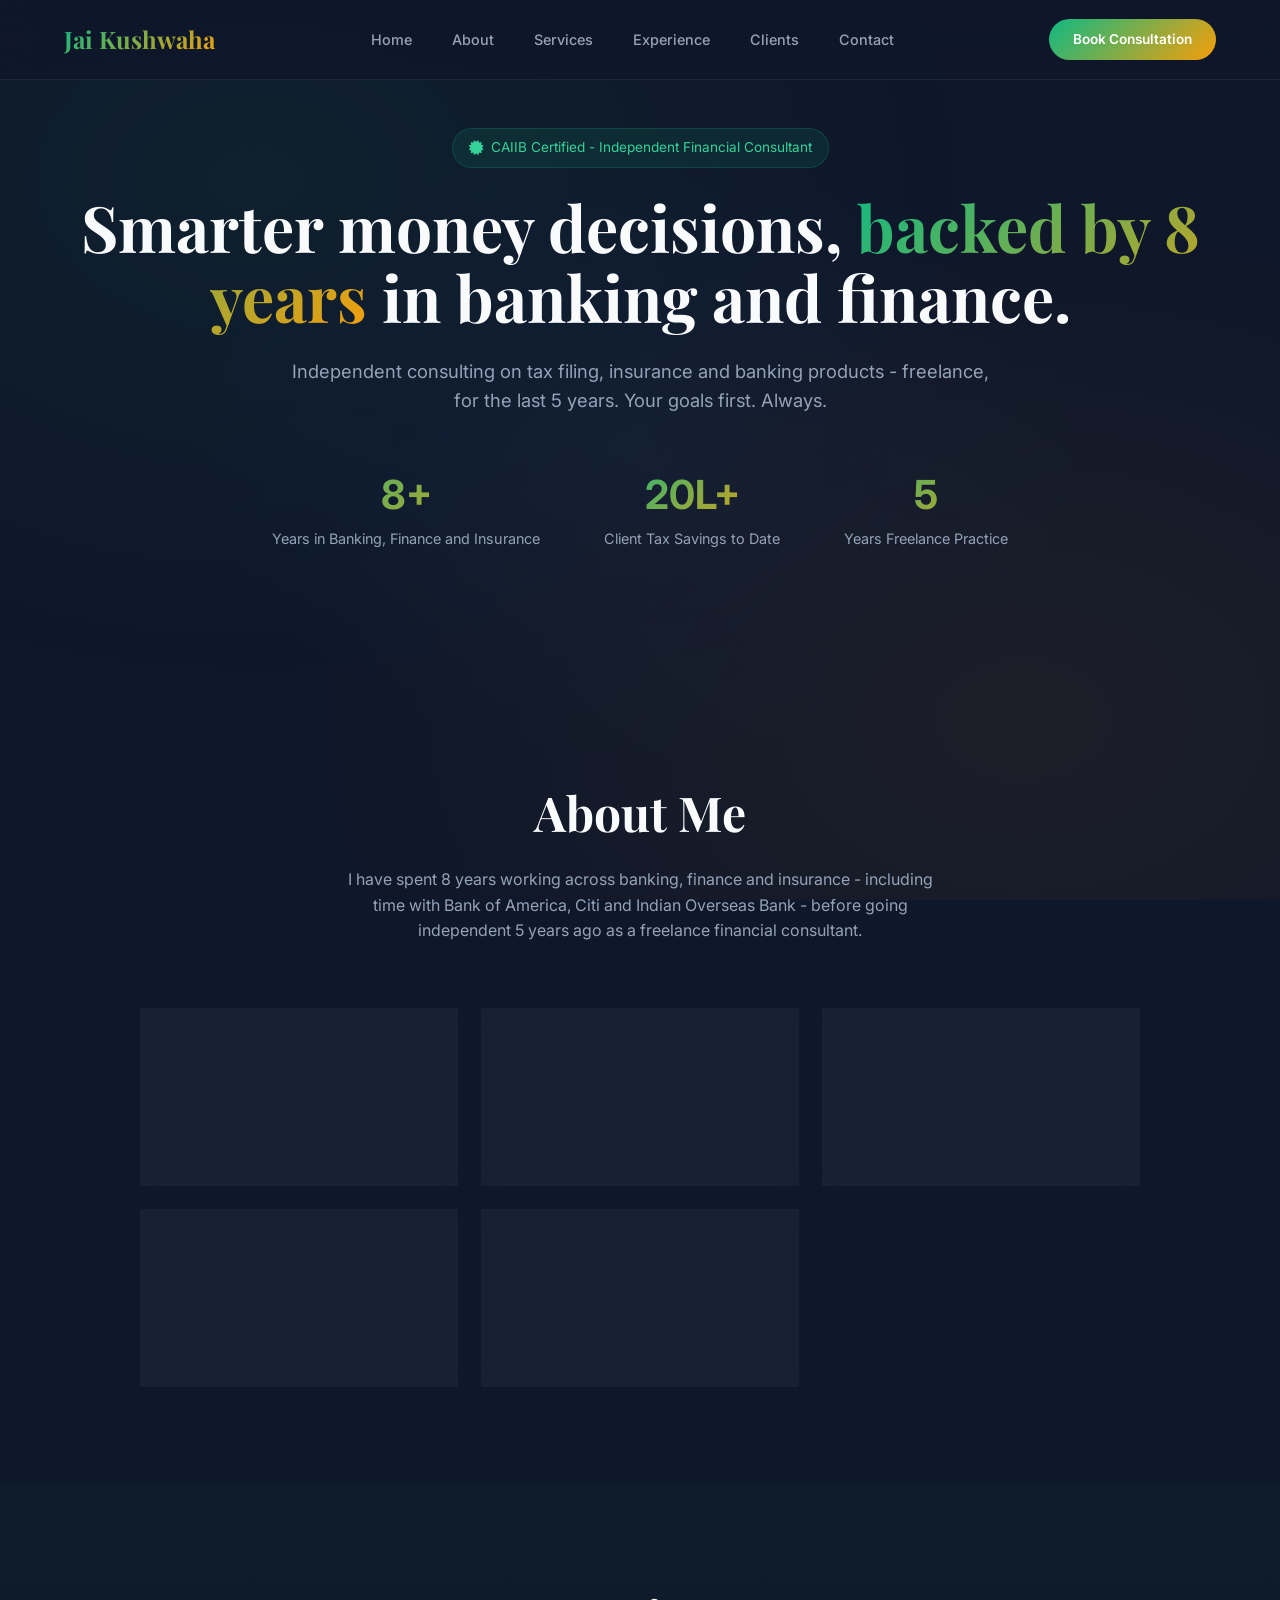
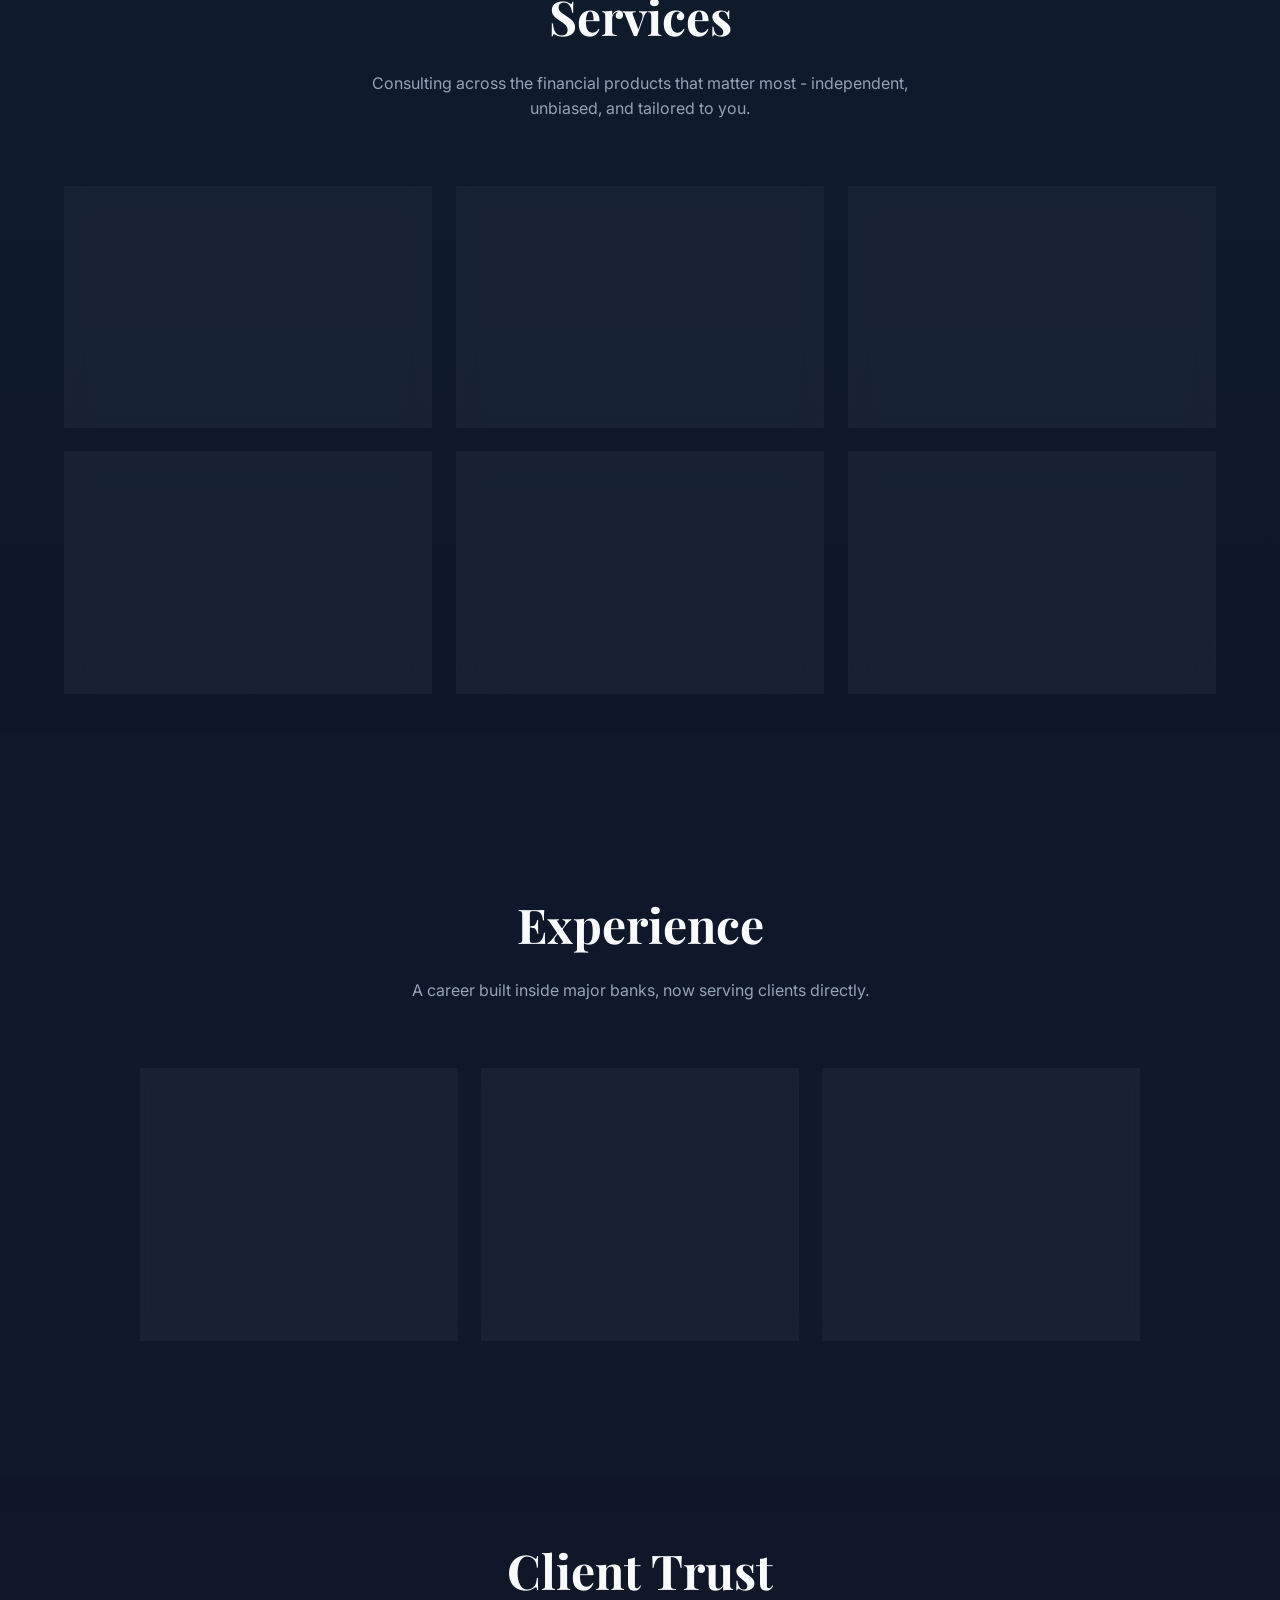
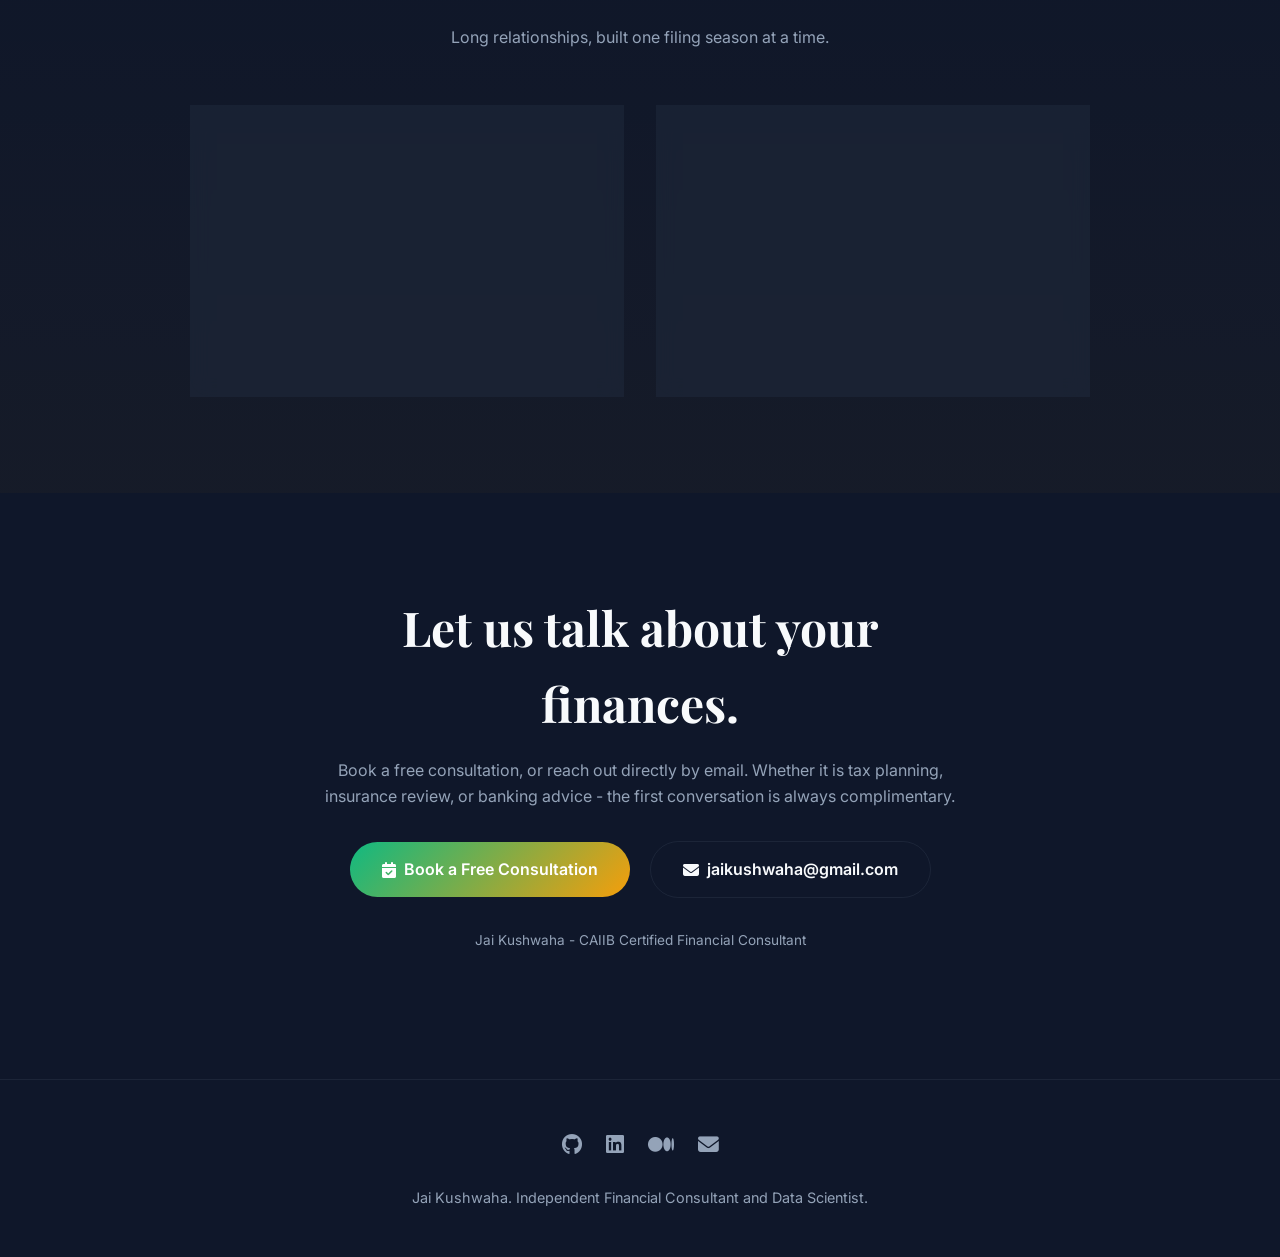
<file: consulting.html>
<!DOCTYPE html>
<html lang="en">
<head>
    <meta charset="UTF-8">
    <meta name="viewport" content="width=device-width, initial-scale=1.0">
    <title>Financial Consulting | Jai Kushwaha</title>
    <link rel="preconnect" href="https://fonts.googleapis.com">
    <link href="https://fonts.googleapis.com/css2?family=Inter:wght@300;400;500;600;700;800&family=Playfair+Display:wght@600;700&display=swap" rel="stylesheet">
    <link rel="stylesheet" href="https://cdnjs.cloudflare.com/ajax/libs/font-awesome/6.5.1/css/all.min.css">
    <style>
        :root {
            --primary: #0f172a;
            --secondary: #1e293b;
            --accent: #10b981;
            --accent-light: #34d399;
            --accent-2: #3b82f6;
            --text: #f8fafc;
            --text-muted: #94a3b8;
            --card: rgba(30, 41, 59, 0.6);
            --border: rgba(148, 163, 184, 0.1);
            --gold: #f59e0b;
            --gold-light: #fbbf24;
        }

        * { margin: 0; padding: 0; box-sizing: border-box; }

        html { scroll-behavior: smooth; }

        body {
            font-family: 'Inter', sans-serif;
            background: var(--primary);
            color: var(--text);
            line-height: 1.6;
            overflow-x: hidden;
        }

        .bg-animation {
            position: fixed;
            top: 0; left: 0; width: 100%; height: 100%;
            z-index: -1;
            background: 
                radial-gradient(ellipse at 20% 20%, rgba(16, 185, 129, 0.06) 0%, transparent 50%),
                radial-gradient(ellipse at 80% 80%, rgba(245, 158, 11, 0.06) 0%, transparent 50%),
                radial-gradient(ellipse at 50% 50%, rgba(59, 130, 246, 0.04) 0%, transparent 50%);
        }

        nav {
            position: fixed;
            top: 0; width: 100%;
            padding: 1.2rem 5%;
            display: flex;
            justify-content: space-between;
            align-items: center;
            z-index: 1000;
            background: rgba(15, 23, 42, 0.8);
            backdrop-filter: blur(20px);
            border-bottom: 1px solid var(--border);
        }

        .logo {
            font-family: 'Playfair Display', serif;
            font-size: 1.5rem;
            font-weight: 700;
            background: linear-gradient(135deg, var(--accent), var(--gold));
            -webkit-background-clip: text;
            -webkit-text-fill-color: transparent;
            background-clip: text;
            text-decoration: none;
        }

        .nav-links {
            display: flex;
            gap: 2.5rem;
            list-style: none;
        }

        .nav-links a {
            color: var(--text-muted);
            text-decoration: none;
            font-size: 0.9rem;
            font-weight: 500;
            transition: color 0.3s;
            position: relative;
        }

        .nav-links a::after {
            content: '';
            position: absolute;
            bottom: -4px; left: 0;
            width: 0; height: 2px;
            background: linear-gradient(90deg, var(--accent), var(--gold));
            transition: width 0.3s;
        }

        .nav-links a:hover { color: var(--text); }
        .nav-links a:hover::after { width: 100%; }

        .nav-cta {
            background: linear-gradient(135deg, var(--accent), var(--gold));
            color: white;
            padding: 0.6rem 1.5rem;
            border-radius: 50px;
            text-decoration: none;
            font-size: 0.85rem;
            font-weight: 600;
            transition: transform 0.3s, box-shadow 0.3s;
        }

        .nav-cta:hover { transform: translateY(-2px); box-shadow: 0 10px 30px rgba(16, 185, 129, 0.3); }

        .mobile-menu { display: none; font-size: 1.5rem; cursor: pointer; }

        section { padding: 6rem 5%; }

        .hero {
            min-height: 70vh;
            display: flex;
            align-items: center;
            justify-content: center;
            text-align: center;
            padding-top: 8rem;
            position: relative;
        }

        .hero-badge {
            display: inline-flex;
            align-items: center;
            gap: 0.5rem;
            background: rgba(16, 185, 129, 0.1);
            border: 1px solid rgba(16, 185, 129, 0.2);
            padding: 0.5rem 1rem;
            border-radius: 50px;
            font-size: 0.85rem;
            color: var(--accent-light);
            margin-bottom: 1.5rem;
        }

        .hero h1 {
            font-family: 'Playfair Display', serif;
            font-size: clamp(2.5rem, 5vw, 4rem);
            font-weight: 700;
            line-height: 1.1;
            margin-bottom: 1.5rem;
        }

        .hero h1 span {
            background: linear-gradient(135deg, var(--accent), var(--gold));
            -webkit-background-clip: text;
            -webkit-text-fill-color: transparent;
            background-clip: text;
        }

        .hero p {
            font-size: 1.15rem;
            color: var(--text-muted);
            max-width: 700px;
            margin: 0 auto 2rem;
        }

        .hero-stats {
            display: flex;
            justify-content: center;
            gap: 4rem;
            margin-top: 3rem;
        }

        .stat h3 {
            font-size: 2.5rem;
            font-weight: 700;
            background: linear-gradient(135deg, var(--accent), var(--gold));
            -webkit-background-clip: text;
            -webkit-text-fill-color: transparent;
            background-clip: text;
        }

        .stat p { font-size: 0.9rem; color: var(--text-muted); }

        .section-header {
            text-align: center;
            margin-bottom: 4rem;
        }

        .section-header h2 {
            font-family: 'Playfair Display', serif;
            font-size: clamp(2rem, 4vw, 3rem);
            margin-bottom: 1rem;
        }

        .section-header p {
            color: var(--text-muted);
            max-width: 600px;
            margin: 0 auto;
        }

        .credentials-grid {
            display: grid;
            grid-template-columns: repeat(auto-fit, minmax(250px, 1fr));
            gap: 1.5rem;
            max-width: 1000px;
            margin: 0 auto;
        }

        .credential-card {
            background: var(--card);
            border: 1px solid var(--border);
            border-radius: 16px;
            padding: 1.5rem;
            text-align: center;
            transition: all 0.3s;
            backdrop-filter: blur(10px);
        }

        .credential-card:hover {
            transform: translateY(-5px);
            border-color: rgba(16, 185, 129, 0.3);
        }

        .credential-card i {
            font-size: 2rem;
            color: var(--accent);
            margin-bottom: 1rem;
        }

        .credential-card h4 { font-size: 1.1rem; margin-bottom: 0.3rem; }
        .credential-card p { color: var(--text-muted); font-size: 0.9rem; }

        .services-grid {
            display: grid;
            grid-template-columns: repeat(auto-fit, minmax(320px, 1fr));
            gap: 1.5rem;
            max-width: 1200px;
            margin: 0 auto;
        }

        .service-card {
            background: var(--card);
            border: 1px solid var(--border);
            border-radius: 20px;
            padding: 2rem;
            transition: all 0.3s;
            backdrop-filter: blur(10px);
            position: relative;
            overflow: hidden;
        }

        .service-card::before {
            content: '';
            position: absolute;
            top: 0; left: 0;
            width: 100%; height: 3px;
            background: linear-gradient(90deg, var(--accent), var(--gold));
            transform: scaleX(0);
            transition: transform 0.3s;
        }

        .service-card:hover::before { transform: scaleX(1); }

        .service-card:hover {
            transform: translateY(-5px);
            border-color: rgba(16, 185, 129, 0.2);
            box-shadow: 0 20px 40px rgba(0,0,0,0.2);
        }

        .service-icon {
            width: 50px; height: 50px;
            border-radius: 12px;
            display: flex;
            align-items: center;
            justify-content: center;
            font-size: 1.3rem;
            margin-bottom: 1.2rem;
        }

        .service-card h4 { font-size: 1.15rem; margin-bottom: 0.5rem; }
        .service-card p { color: var(--text-muted); font-size: 0.9rem; }

        .tag-tax { background: rgba(16, 185, 129, 0.15); color: var(--accent-light); }
        .tag-insurance { background: rgba(59, 130, 246, 0.15); color: var(--accent-2); }
        .tag-banking { background: rgba(245, 158, 11, 0.15); color: var(--gold-light); }
        .tag-wealth { background: rgba(139, 92, 246, 0.15); color: #a78bfa; }
        .tag-corporate { background: rgba(236, 72, 153, 0.15); color: #f472b6; }

        .exp-grid {
            display: grid;
            grid-template-columns: repeat(auto-fit, minmax(300px, 1fr));
            gap: 1.5rem;
            max-width: 1000px;
            margin: 0 auto;
        }

        .exp-card {
            background: var(--card);
            border: 1px solid var(--border);
            border-radius: 16px;
            padding: 1.8rem;
            transition: all 0.3s;
            backdrop-filter: blur(10px);
        }

        .exp-card:hover { border-color: rgba(245, 158, 11, 0.3); }

        .exp-card .company { color: var(--gold-light); font-weight: 600; font-size: 0.9rem; margin-bottom: 0.3rem; }
        .exp-card h4 { margin-bottom: 0.5rem; }
        .exp-card p { color: var(--text-muted); font-size: 0.9rem; }
        .exp-card .duration { color: var(--text-muted); font-size: 0.8rem; margin-top: 0.8rem; display: flex; align-items: center; gap: 0.5rem; }

        .testimonials-grid {
            display: grid;
            grid-template-columns: repeat(auto-fit, minmax(350px, 1fr));
            gap: 2rem;
            max-width: 900px;
            margin: 0 auto;
        }

        .testimonial-card {
            background: var(--card);
            border: 1px solid var(--border);
            border-radius: 20px;
            padding: 2rem;
            position: relative;
            backdrop-filter: blur(10px);
        }

        .testimonial-card::before {
            content: '"';
            font-family: 'Playfair Display', serif;
            font-size: 5rem;
            color: var(--accent);
            opacity: 0.2;
            position: absolute;
            top: -10px; left: 20px;
        }

        .client-since {
            display: inline-block;
            background: rgba(16, 185, 129, 0.1);
            color: var(--accent-light);
            padding: 0.2rem 0.8rem;
            border-radius: 50px;
            font-size: 0.75rem;
            margin-bottom: 1rem;
            font-weight: 600;
        }

        .testimonial-text { font-style: italic; color: var(--text-muted); margin-bottom: 1.5rem; position: relative; z-index: 1; }

        .testimonial-author h5 { font-size: 1rem; }
        .testimonial-author p { font-size: 0.85rem; color: var(--accent-light); }

        .cta-section {
            text-align: center;
            max-width: 800px;
            margin: 0 auto;
        }

        .cta-section h2 {
            font-family: 'Playfair Display', serif;
            font-size: clamp(2rem, 4vw, 3rem);
            margin-bottom: 1rem;
        }

        .cta-section p { color: var(--text-muted); margin-bottom: 2rem; }

        .btn-primary {
            background: linear-gradient(135deg, var(--accent), var(--gold));
            color: white;
            padding: 0.9rem 2rem;
            border-radius: 50px;
            text-decoration: none;
            font-weight: 600;
            display: inline-flex;
            align-items: center;
            gap: 0.5rem;
            transition: all 0.3s;
            border: none;
            cursor: pointer;
        }

        .btn-primary:hover { transform: translateY(-3px); box-shadow: 0 15px 40px rgba(16, 185, 129, 0.3); }

        .btn-secondary {
            background: transparent;
            color: var(--text);
            padding: 0.9rem 2rem;
            border-radius: 50px;
            text-decoration: none;
            font-weight: 600;
            display: inline-flex;
            align-items: center;
            gap: 0.5rem;
            border: 1px solid var(--border);
            transition: all 0.3s;
            margin-left: 1rem;
        }

        .btn-secondary:hover { border-color: var(--accent); background: rgba(16, 185, 129, 0.05); }

        footer {
            text-align: center;
            padding: 3rem 5%;
            border-top: 1px solid var(--border);
            color: var(--text-muted);
            font-size: 0.9rem;
        }

        footer .socials {
            display: flex;
            justify-content: center;
            gap: 1.5rem;
            margin-bottom: 1.5rem;
        }

        footer .socials a {
            color: var(--text-muted);
            font-size: 1.3rem;
            transition: color 0.3s, transform 0.3s;
        }

        footer .socials a:hover { color: var(--accent); transform: translateY(-3px); }

        .reveal {
            opacity: 0;
            transform: translateY(30px);
            transition: all 0.8s ease;
        }

        .reveal.active { opacity: 1; transform: translateY(0); }

        @media (max-width: 768px) {
            .nav-links { display: none; }
            .mobile-menu { display: block; }
            .hero-stats { gap: 2rem; flex-wrap: wrap; }
            .hero { padding-top: 6rem; }
            section { padding: 4rem 5%; }
            .btn-secondary { margin-left: 0; margin-top: 1rem; }
        }
    </style>
<base target="_blank">
</head>
<body>
    <div class="bg-animation"></div>

    <nav>
        <a href="index.html" class="logo">Jai Kushwaha</a>
        <ul class="nav-links">
            <li><a href="index.html">Home</a></li>
            <li><a href="#about">About</a></li>
            <li><a href="#services">Services</a></li>
            <li><a href="#experience">Experience</a></li>
            <li><a href="#testimonials">Clients</a></li>
            <li><a href="#contact">Contact</a></li>
        </ul>
        <a href="mailto:jaikushwaha@gmail.com" class="nav-cta">Book Consultation</a>
        <div class="mobile-menu"><i class="fas fa-bars"></i></div>
    </nav>

    <section class="hero">
        <div>
            <div class="hero-badge">
                <i class="fas fa-certificate" style="font-size: 0.9rem;"></i>
                CAIIB Certified - Independent Financial Consultant
            </div>
            <h1>Smarter money decisions, <span>backed by 8 years</span> in banking and finance.</h1>
            <p>Independent consulting on tax filing, insurance and banking products - freelance, for the last 5 years. Your goals first. Always.</p>
            <div class="hero-stats">
                <div class="stat">
                    <h3>8+</h3>
                    <p>Years in Banking, Finance and Insurance</p>
                </div>
                <div class="stat">
                    <h3>20L+</h3>
                    <p>Client Tax Savings to Date</p>
                </div>
                <div class="stat">
                    <h3>5</h3>
                    <p>Years Freelance Practice</p>
                </div>
            </div>
        </div>
    </section>

    <section id="about">
        <div class="section-header">
            <h2>About Me</h2>
            <p>I have spent 8 years working across banking, finance and insurance - including time with Bank of America, Citi and Indian Overseas Bank - before going independent 5 years ago as a freelance financial consultant.</p>
        </div>
        <div class="credentials-grid">
            <div class="credential-card reveal">
                <i class="fas fa-award"></i>
                <h4>CAIIB Certified</h4>
                <p>Certified Associate of Indian Institute of Bankers</p>
            </div>
            <div class="credential-card reveal">
                <i class="fas fa-graduation-cap"></i>
                <h4>Masters in Business Analytics</h4>
                <p>Advanced analytics and data-driven decision making</p>
            </div>
            <div class="credential-card reveal">
                <i class="fas fa-brain"></i>
                <h4>Data Science Professional</h4>
                <p>ML/AI expertise applied to financial problems</p>
            </div>
            <div class="credential-card reveal">
                <i class="fas fa-building-columns"></i>
                <h4>8+ Years Banking and Finance</h4>
                <p>IOB, Citi, Bank of America, TCS</p>
            </div>
            <div class="credential-card reveal">
                <i class="fas fa-handshake"></i>
                <h4>5 Years Freelance Practice</h4>
                <p>Independent, unbiased client-first advice</p>
            </div>
        </div>
    </section>

    <section id="services" style="background: linear-gradient(180deg, rgba(16,185,129,0.03), transparent);">
        <div class="section-header">
            <h2>Services</h2>
            <p>Consulting across the financial products that matter most - independent, unbiased, and tailored to you.</p>
        </div>
        <div class="services-grid">
            <div class="service-card reveal">
                <div class="service-icon tag-tax"><i class="fas fa-file-invoice-dollar"></i></div>
                <h4>Income Tax Filing (ITR)</h4>
                <p>Accurate, on-time filing for salaried, self-employed and business clients, with every eligible deduction accounted for.</p>
            </div>
            <div class="service-card reveal">
                <div class="service-icon tag-tax"><i class="fas fa-piggy-bank"></i></div>
                <h4>Tax Planning and Saving</h4>
                <p>Year-round planning that has helped clients save over 20 lakh combined, not just a rushed filing in March.</p>
            </div>
            <div class="service-card reveal">
                <div class="service-icon tag-insurance"><i class="fas fa-shield-halved"></i></div>
                <h4>Insurance Advisory</h4>
                <p>Independent guidance on life, health and general insurance, matched to your actual risk and budget - not commission.</p>
            </div>
            <div class="service-card reveal">
                <div class="service-icon tag-banking"><i class="fas fa-credit-card"></i></div>
                <h4>Banking Products</h4>
                <p>Loans, credit cards and account structuring advice drawn from years working inside major banks.</p>
            </div>
            <div class="service-card reveal">
                <div class="service-icon tag-wealth"><i class="fas fa-chart-pie"></i></div>
                <h4>Investment and Wealth Advisory</h4>
                <p>Portfolio guidance built around your goals and time horizon, explained in plain terms.</p>
            </div>
            <div class="service-card reveal">
                <div class="service-icon tag-corporate"><i class="fas fa-briefcase"></i></div>
                <h4>Business and Corporate Finance</h4>
                <p>Financial consulting for small businesses and founders navigating tax, compliance and cash flow.</p>
            </div>
        </div>
    </section>

    <section id="experience">
        <div class="section-header">
            <h2>Experience</h2>
            <p>A career built inside major banks, now serving clients directly.</p>
        </div>
        <div class="exp-grid">
            <div class="exp-card reveal">
                <p class="company">Indian Overseas Bank</p>
                <h4>Banking Operations</h4>
                <p>Started in retail banking operations, building a grounding in day-to-day banking products and processes.</p>
                <div class="duration"><i class="far fa-clock"></i> Early Career</div>
            </div>
            <div class="exp-card reveal">
                <p class="company">Citi and Bank of America</p>
                <h4>Retail and Cards Banking</h4>
                <p>Worked across retail and cards banking functions, deepening expertise in credit, risk and customer financial products.</p>
                <div class="duration"><i class="far fa-clock"></i> Mid Career</div>
            </div>
            <div class="exp-card reveal">
                <p class="company">Independent Practice</p>
                <h4>Independent Financial Consultant</h4>
                <p>Went freelance to advise individuals and businesses directly on tax, insurance and banking - unconstrained by any one institution.</p>
                <div class="duration"><i class="far fa-clock"></i> 5 Years, Ongoing</div>
            </div>
        </div>
    </section>

    <section id="testimonials" style="background: linear-gradient(180deg, transparent, rgba(245,158,11,0.03));">
        <div class="section-header">
            <h2>Client Trust</h2>
            <p>Long relationships, built one filing season at a time.</p>
        </div>
        <div class="testimonials-grid">
            <div class="testimonial-card reveal">
                <span class="client-since">CLIENT SINCE 2019</span>
                <p class="testimonial-text">Seven filing seasons in, I still do not look at my own tax return before it is submitted. That is not laziness, that is trust I did not have with anyone before.</p>
                <div class="testimonial-author">
                    <h5>Ramdeep Sharma</h5>
                    <p>Individual Client</p>
                </div>
            </div>
            <div class="testimonial-card reveal">
                <span class="client-since">CLIENT SINCE 2020</span>
                <p class="testimonial-text">Six years of returns and never once a follow-up notice from the department. I stopped thinking about tax season the day I stopped doing it myself.</p>
                <div class="testimonial-author">
                    <h5>Alankrita Singh</h5>
                    <p>Individual Client</p>
                </div>
            </div>
        </div>
    </section>

    <section id="contact" class="cta-section">
        <h2>Let us talk about your finances.</h2>
        <p>Book a free consultation, or reach out directly by email. Whether it is tax planning, insurance review, or banking advice - the first conversation is always complimentary.</p>
        <div style="margin-top: 2rem;">
            <a href="mailto:jaikushwaha@gmail.com" class="btn-primary"><i class="fas fa-calendar-check"></i> Book a Free Consultation</a>
            <a href="mailto:jaikushwaha@gmail.com" class="btn-secondary"><i class="fas fa-envelope"></i> jaikushwaha@gmail.com</a>
        </div>
        <p style="margin-top: 2rem; font-size: 0.85rem; color: var(--text-muted);">
            Jai Kushwaha - CAIIB Certified Financial Consultant
        </p>
    </section>

    <footer>
        <div class="socials">
            <a href="https://github.com/jaikushwaha7" target="_blank"><i class="fab fa-github"></i></a>
            <a href="https://www.linkedin.com/in/jai-kushwaha/" target="_blank"><i class="fab fa-linkedin"></i></a>
            <a href="https://jaikushwaha7.medium.com/" target="_blank"><i class="fab fa-medium"></i></a>
            <a href="mailto:jaikushwaha@gmail.com"><i class="fas fa-envelope"></i></a>
        </div>
        <p> Jai Kushwaha. Independent Financial Consultant and Data Scientist.</p>
    </footer>

    <script>
        const observerOptions = { threshold: 0.1, rootMargin: '0px 0px -50px 0px' };
        const observer = new IntersectionObserver((entries) => {
            entries.forEach(entry => {
                if (entry.isIntersecting) entry.target.classList.add('active');
            });
        }, observerOptions);
        document.querySelectorAll('.reveal').forEach(el => observer.observe(el));
    </script>
</body>
</html>
</file>
